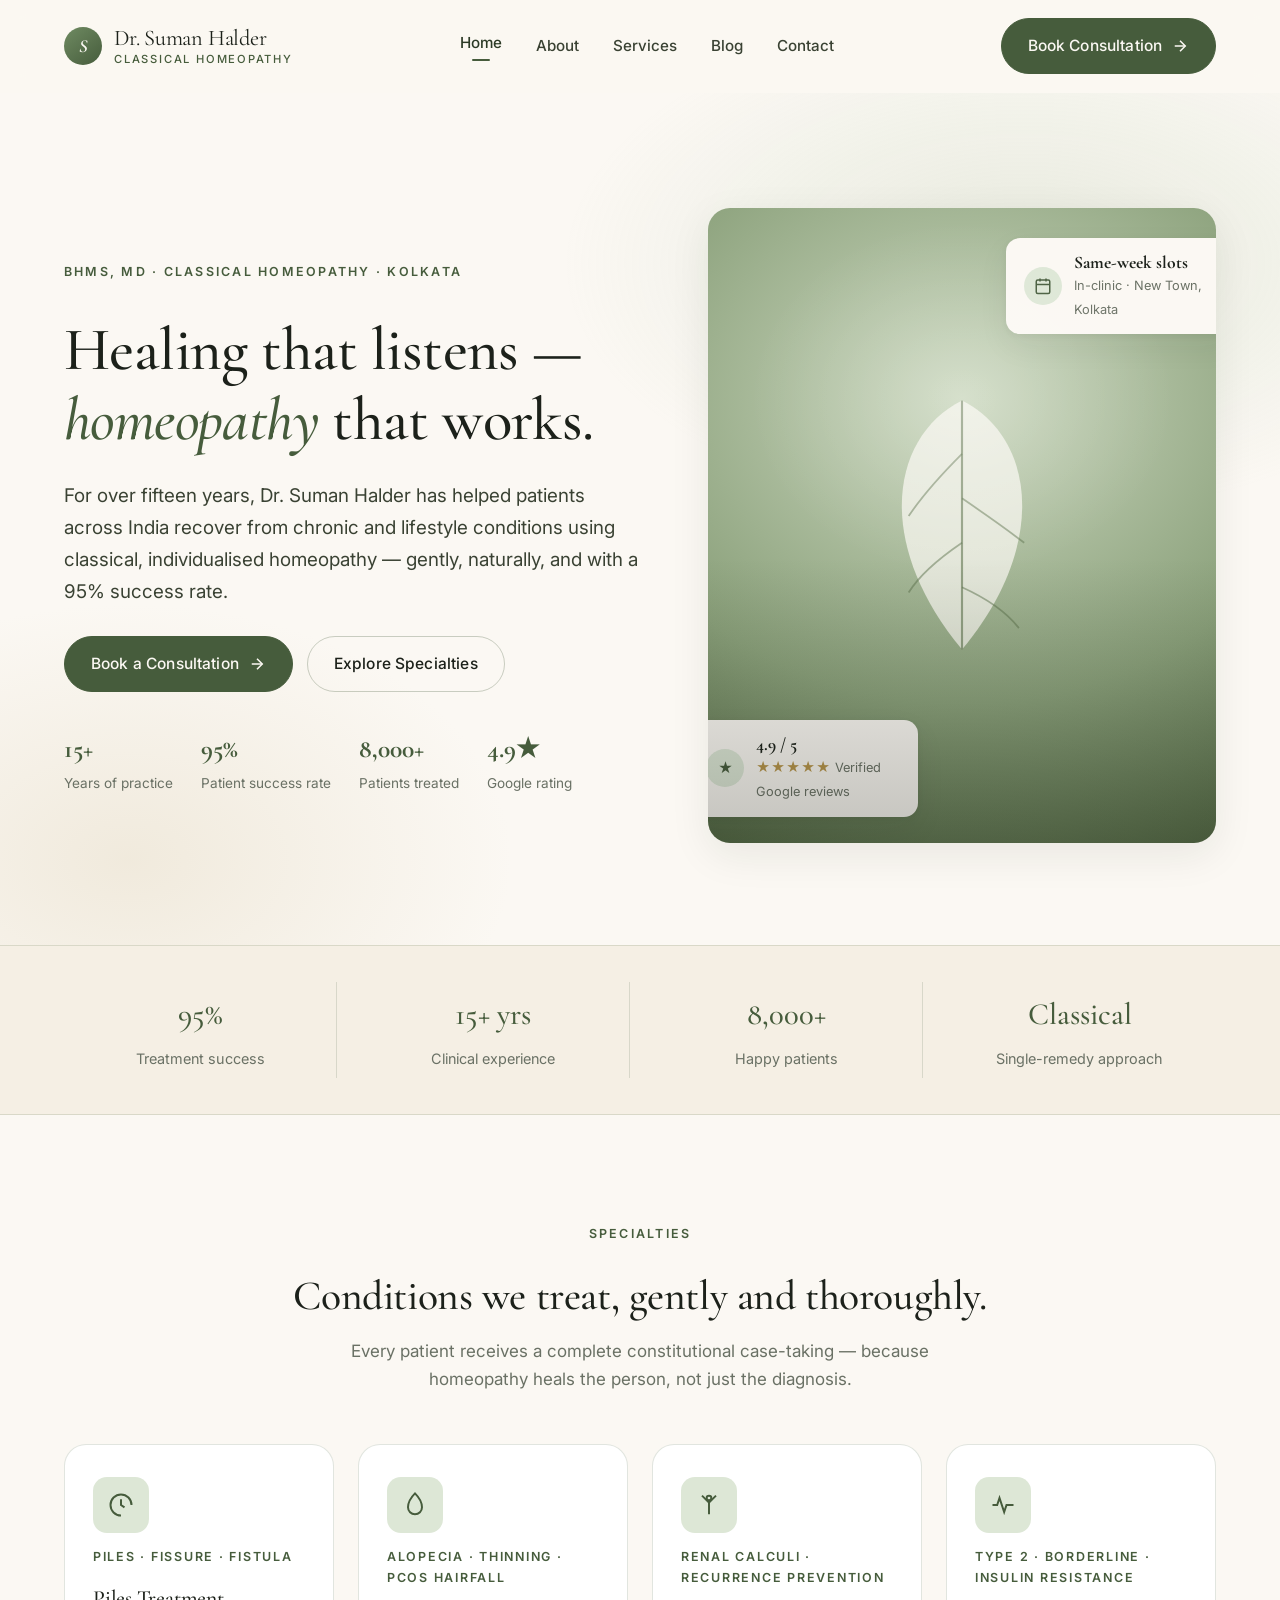
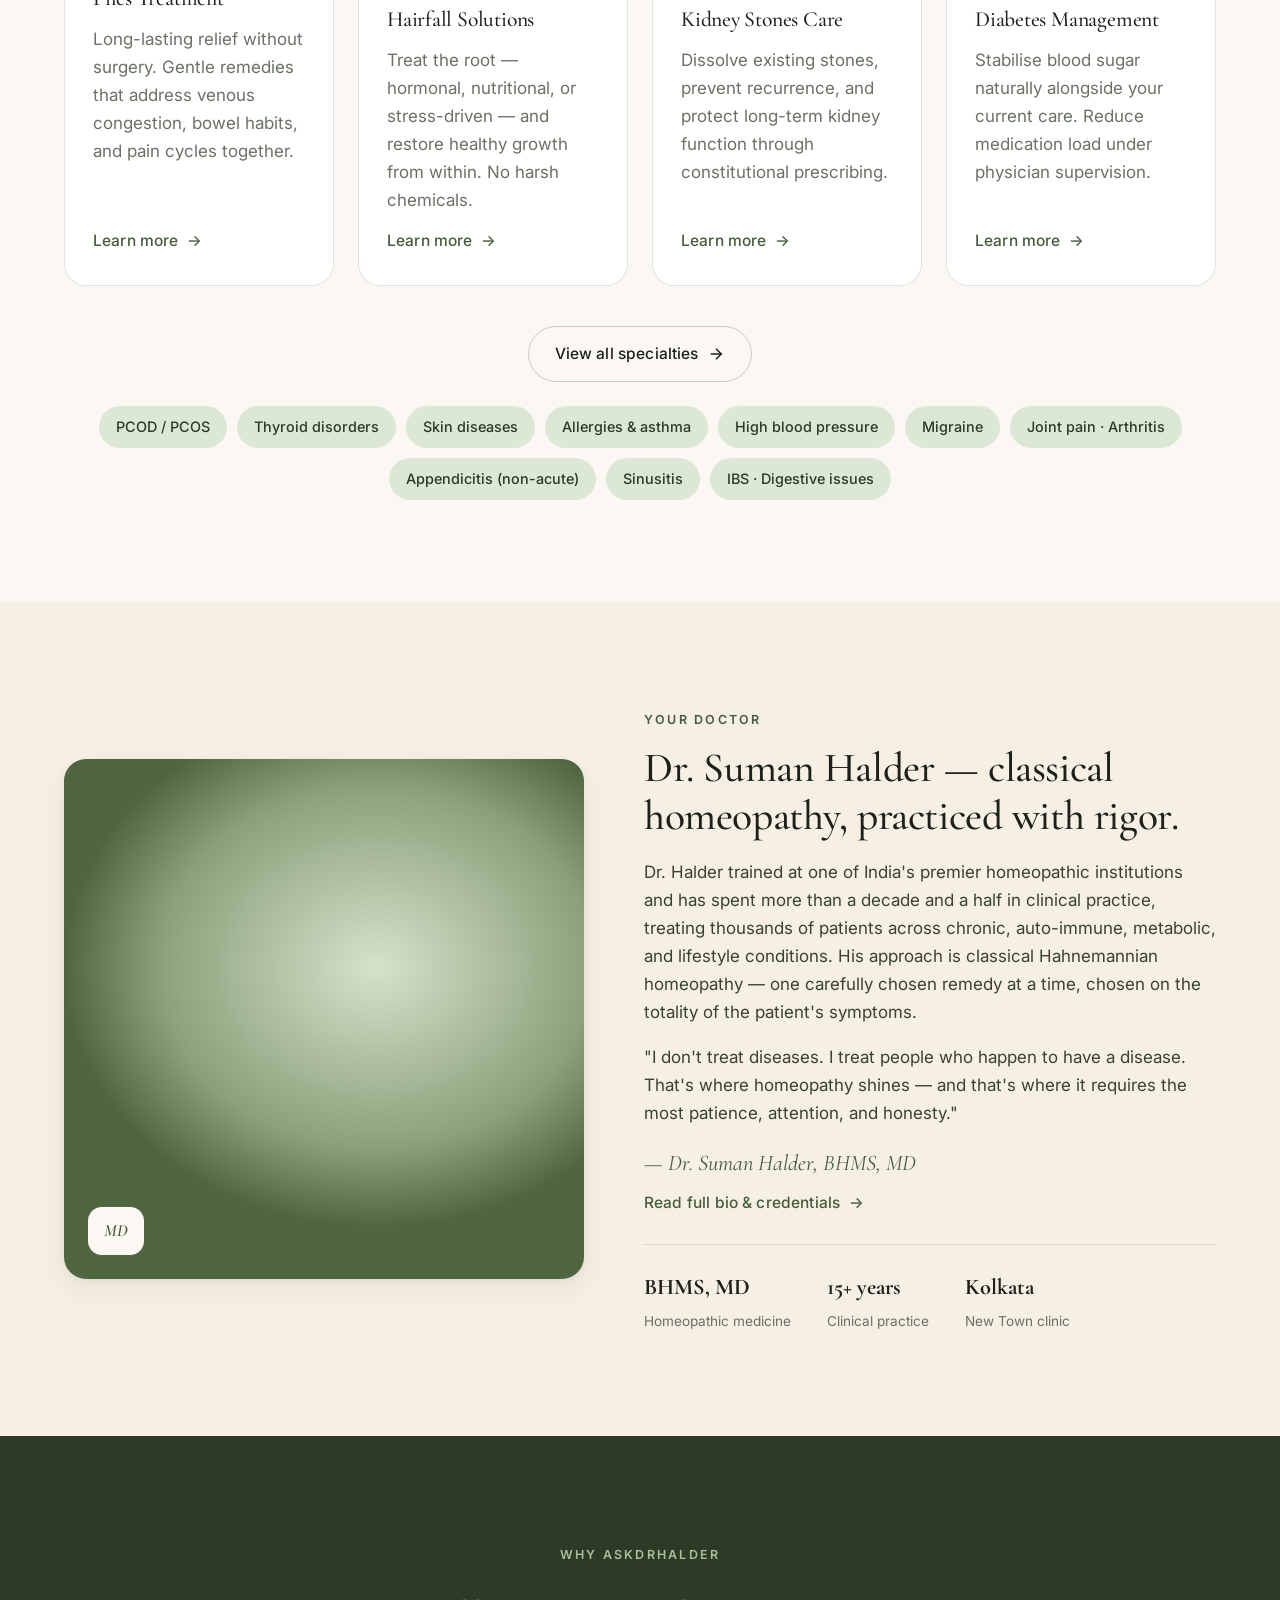
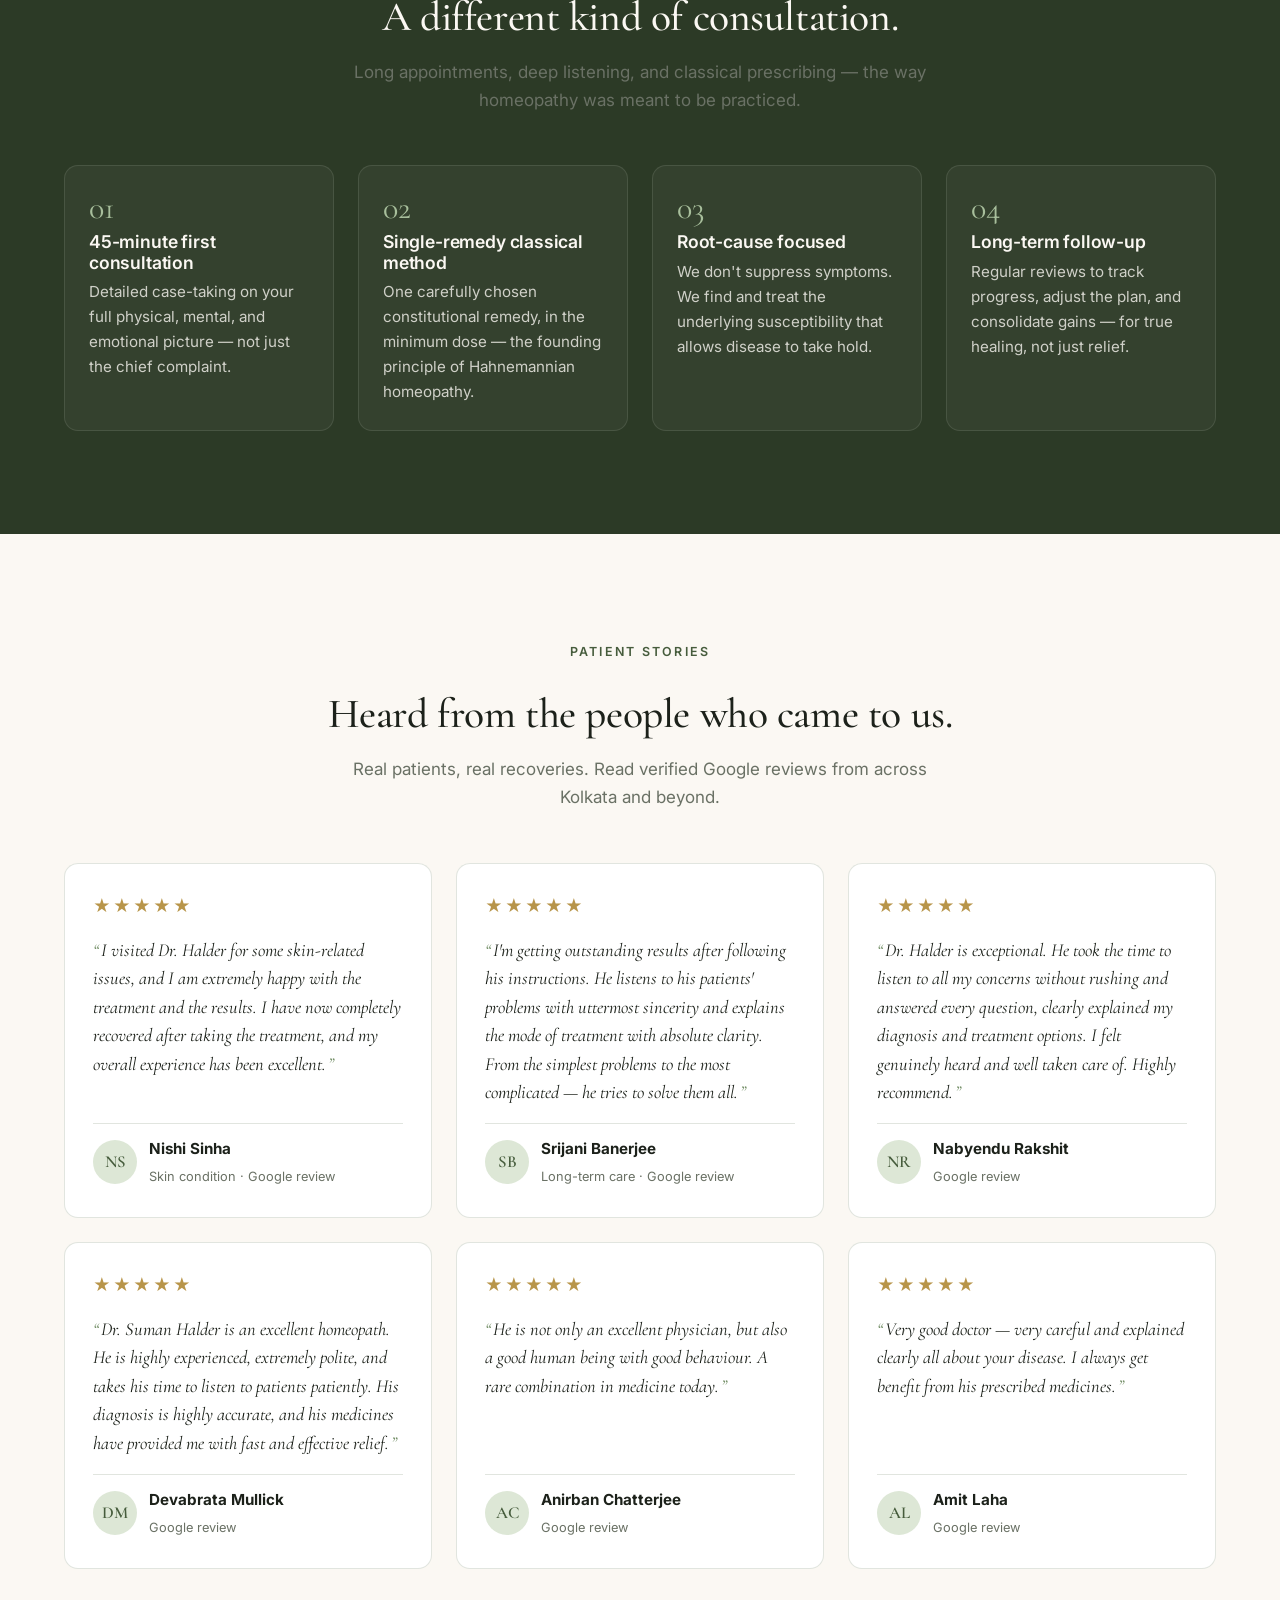
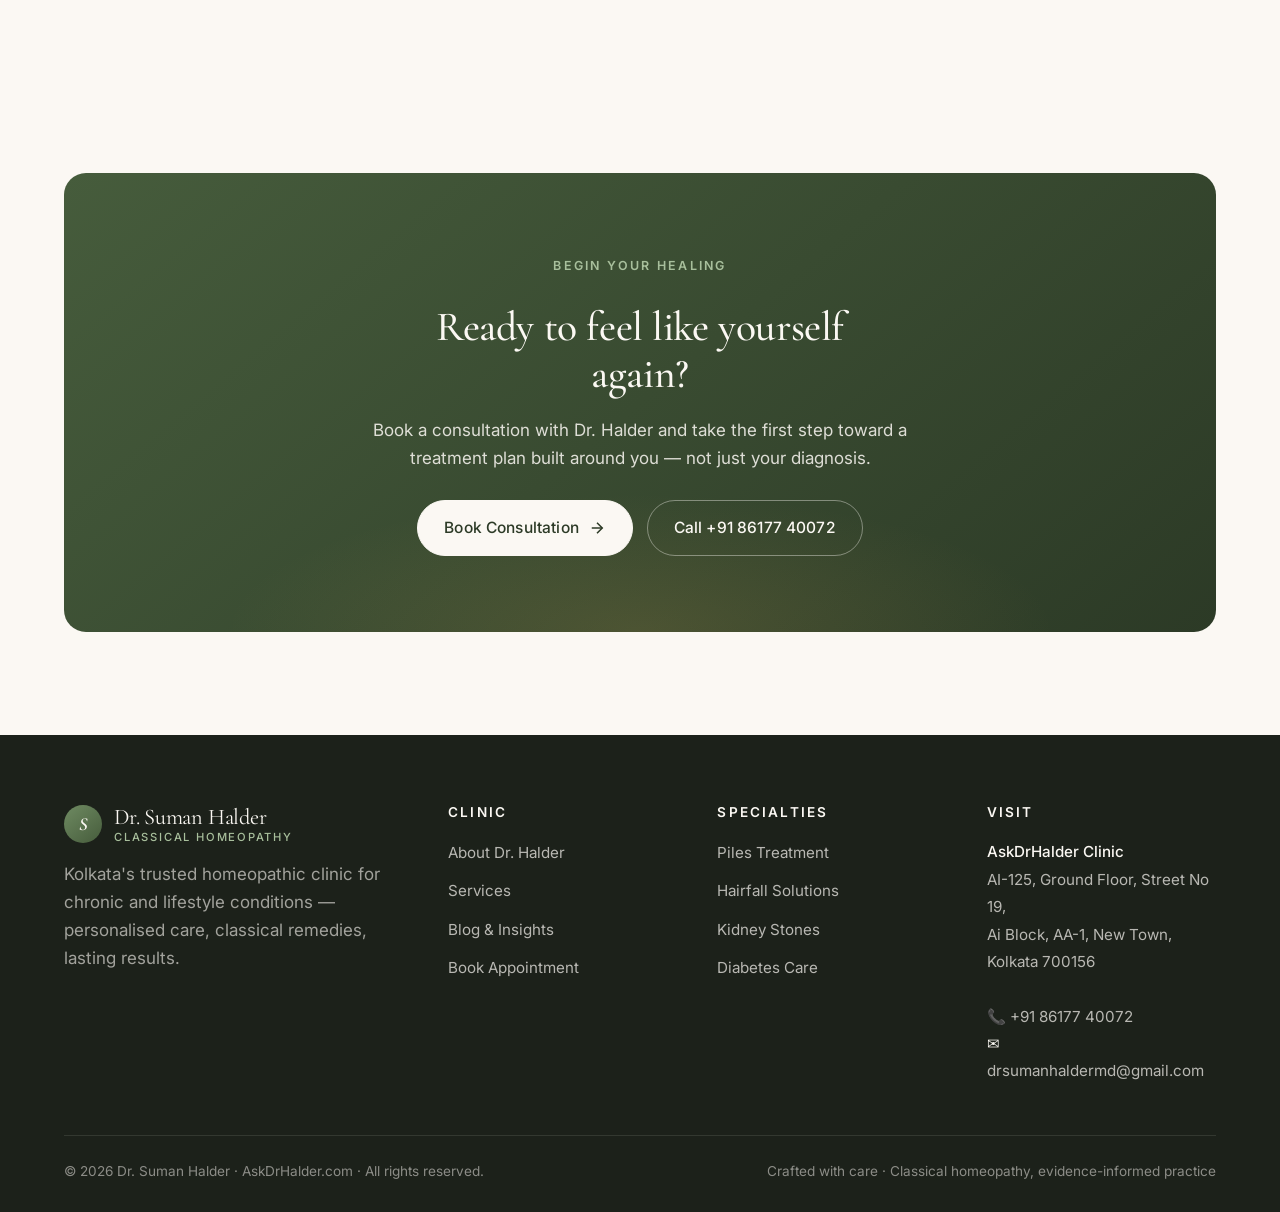
<file: index.html>
<!DOCTYPE html>
<html lang="en" data-page="home">
<head>
  <meta charset="UTF-8" />
  <meta name="viewport" content="width=device-width, initial-scale=1" />
  <title>Dr. Suman Halder · Classical Homeopathy in Kolkata</title>
  <meta name="description" content="Dr. Suman Halder, BHMS, MD — classical homeopathic doctor in Kolkata with 15+ years of experience treating piles, hairfall, kidney stones, PCOD, diabetes and chronic conditions." />
  <meta name="theme-color" content="#465c3c" />
  <link rel="preconnect" href="https://fonts.googleapis.com" />
  <link rel="preconnect" href="https://fonts.gstatic.com" crossorigin />
  <link href="https://fonts.googleapis.com/css2?family=Cormorant+Garamond:ital,wght@0,400;0,500;0,600;1,400;1,500&family=Inter:wght@400;500;600;700&display=swap" rel="stylesheet" />
  <link rel="stylesheet" href="assets/css/styles.css" />
  <link rel="icon" type="image/svg+xml" href="data:image/svg+xml,%3Csvg xmlns='http://www.w3.org/2000/svg' viewBox='0 0 32 32'%3E%3Ccircle cx='16' cy='16' r='15' fill='%23465c3c'/%3E%3Ctext x='16' y='22' text-anchor='middle' font-family='Georgia,serif' font-style='italic' font-size='18' fill='%23fbf8f3'%3ES%3C/text%3E%3C/svg%3E" />
</head>
<body>

<!-- HERO -->
<section class="hero">
  <div class="container">
    <div class="hero-grid">
      <div class="reveal">
        <span class="eyebrow">BHMS, MD · Classical Homeopathy · Kolkata</span>
        <h1>Healing that listens —<br/><em>homeopathy</em> that works.</h1>
        <p class="lead">For over fifteen years, Dr. Suman Halder has helped patients across India recover from chronic and lifestyle conditions using classical, individualised homeopathy — gently, naturally, and with a 95% success rate.</p>
        <div class="hero-cta">
          <a href="contact.html" class="btn btn--primary">
            Book a Consultation
            <svg viewBox="0 0 24 24" fill="none" stroke="currentColor" stroke-width="2"><line x1="5" y1="12" x2="19" y2="12"/><polyline points="12 5 19 12 12 19"/></svg>
          </a>
          <a href="services/index.html" class="btn btn--ghost">Explore Specialties</a>
        </div>
        <div class="hero-meta">
          <div class="hero-meta-item"><strong>15+</strong><span>Years of practice</span></div>
          <div class="hero-meta-item"><strong>95%</strong><span>Patient success rate</span></div>
          <div class="hero-meta-item"><strong>8,000+</strong><span>Patients treated</span></div>
          <div class="hero-meta-item"><strong>4.9★</strong><span>Google rating</span></div>
        </div>
      </div>
      <div class="hero-visual reveal">
        <svg class="leaf" viewBox="0 0 200 200" fill="none" xmlns="http://www.w3.org/2000/svg" aria-hidden="true">
          <path d="M100 30 C 60 50, 50 110, 100 170 C 150 110, 140 50, 100 30 Z" fill="#fbf8f3" opacity="0.85"/>
          <path d="M100 30 L 100 170" stroke="#506640" stroke-width="1.2" opacity="0.6"/>
          <path d="M100 60 Q 80 80, 70 95" stroke="#506640" stroke-width="1" fill="none" opacity="0.5"/>
          <path d="M100 85 Q 122 100, 135 110" stroke="#506640" stroke-width="1" fill="none" opacity="0.5"/>
          <path d="M100 110 Q 78 125, 70 138" stroke="#506640" stroke-width="1" fill="none" opacity="0.5"/>
          <path d="M100 135 Q 122 145, 132 158" stroke="#506640" stroke-width="1" fill="none" opacity="0.5"/>
        </svg>
        <div class="hero-card hero-card--rating">
          <div class="icon-circle">★</div>
          <div>
            <strong>4.9 / 5</strong>
            <span class="stars">★★★★★</span>
            <span>Verified Google reviews</span>
          </div>
        </div>
        <div class="hero-card hero-card--booking">
          <div class="icon-circle">
            <svg viewBox="0 0 24 24" fill="none" stroke="currentColor" stroke-width="2" width="18" height="18"><rect x="3" y="4" width="18" height="18" rx="2"/><line x1="16" y1="2" x2="16" y2="6"/><line x1="8" y1="2" x2="8" y2="6"/><line x1="3" y1="10" x2="21" y2="10"/></svg>
          </div>
          <div>
            <strong>Same-week slots</strong>
            <span>In-clinic · New Town, Kolkata</span>
          </div>
        </div>
      </div>
    </div>
  </div>
</section>

<!-- TRUST STRIP -->
<section class="trust">
  <div class="container">
    <div class="trust-row">
      <div class="trust-item"><strong>95%</strong><span>Treatment success</span></div>
      <div class="trust-item"><strong>15+ yrs</strong><span>Clinical experience</span></div>
      <div class="trust-item"><strong>8,000+</strong><span>Happy patients</span></div>
      <div class="trust-item"><strong>Classical</strong><span>Single-remedy approach</span></div>
    </div>
  </div>
</section>

<!-- SERVICES PREVIEW -->
<section class="section">
  <div class="container">
    <div class="section-head section-head--center reveal">
      <span class="eyebrow">Specialties</span>
      <h2>Conditions we treat, gently and thoroughly.</h2>
      <p>Every patient receives a complete constitutional case-taking — because homeopathy heals the person, not just the diagnosis.</p>
    </div>

    <div class="services-grid">
      <a href="services/piles-treatment.html" class="service-card reveal">
        <div class="service-icon">
          <svg viewBox="0 0 24 24" fill="none" stroke="currentColor" stroke-width="1.7"><path d="M12 21a9 9 0 1 1 9-9"/><path d="M12 7v5l3 2"/></svg>
        </div>
        <span class="tagline">Piles · Fissure · Fistula</span>
        <h3>Piles Treatment</h3>
        <p>Long-lasting relief without surgery. Gentle remedies that address venous congestion, bowel habits, and pain cycles together.</p>
        <span class="btn btn--link">Learn more</span>
      </a>

      <a href="services/hairfall-solutions.html" class="service-card reveal">
        <div class="service-icon">
          <svg viewBox="0 0 24 24" fill="none" stroke="currentColor" stroke-width="1.7"><path d="M12 2c4 4 6 8 6 12a6 6 0 0 1-12 0c0-4 2-8 6-12z"/></svg>
        </div>
        <span class="tagline">Alopecia · Thinning · PCOS hairfall</span>
        <h3>Hairfall Solutions</h3>
        <p>Treat the root — hormonal, nutritional, or stress-driven — and restore healthy growth from within. No harsh chemicals.</p>
        <span class="btn btn--link">Learn more</span>
      </a>

      <a href="services/kidney-stones.html" class="service-card reveal">
        <div class="service-icon">
          <svg viewBox="0 0 24 24" fill="none" stroke="currentColor" stroke-width="1.7"><path d="M6 4l6 6 6-6"/><path d="M12 10v10"/><circle cx="12" cy="6" r="2"/></svg>
        </div>
        <span class="tagline">Renal calculi · Recurrence prevention</span>
        <h3>Kidney Stones Care</h3>
        <p>Dissolve existing stones, prevent recurrence, and protect long-term kidney function through constitutional prescribing.</p>
        <span class="btn btn--link">Learn more</span>
      </a>

      <a href="services/diabetes-management.html" class="service-card reveal">
        <div class="service-icon">
          <svg viewBox="0 0 24 24" fill="none" stroke="currentColor" stroke-width="1.7"><path d="M3 12h4l2-6 4 12 2-6h6"/></svg>
        </div>
        <span class="tagline">Type 2 · Borderline · Insulin resistance</span>
        <h3>Diabetes Management</h3>
        <p>Stabilise blood sugar naturally alongside your current care. Reduce medication load under physician supervision.</p>
        <span class="btn btn--link">Learn more</span>
      </a>
    </div>

    <div style="text-align:center; margin-top: 40px;" class="reveal">
      <a href="services/index.html" class="btn btn--ghost">View all specialties
        <svg viewBox="0 0 24 24" fill="none" stroke="currentColor" stroke-width="2"><line x1="5" y1="12" x2="19" y2="12"/><polyline points="12 5 19 12 12 19"/></svg>
      </a>
    </div>

    <div class="conditions reveal">
      <a href="services/index.html" class="chip">PCOD / PCOS</a>
      <a href="services/index.html" class="chip">Thyroid disorders</a>
      <a href="services/index.html" class="chip">Skin diseases</a>
      <a href="services/index.html" class="chip">Allergies & asthma</a>
      <a href="services/index.html" class="chip">High blood pressure</a>
      <a href="services/index.html" class="chip">Migraine</a>
      <a href="services/index.html" class="chip">Joint pain · Arthritis</a>
      <a href="services/index.html" class="chip">Appendicitis (non-acute)</a>
      <a href="services/index.html" class="chip">Sinusitis</a>
      <a href="services/index.html" class="chip">IBS · Digestive issues</a>
    </div>
  </div>
</section>

<!-- DOCTOR INTRO -->
<section class="section section--alt">
  <div class="container">
    <div class="about-preview">
      <div class="about-preview-visual reveal" aria-hidden="true"></div>
      <div class="reveal">
        <span class="eyebrow">Your doctor</span>
        <h2>Dr. Suman Halder — classical homeopathy, practiced with rigor.</h2>
        <p>Dr. Halder trained at one of India's premier homeopathic institutions and has spent more than a decade and a half in clinical practice, treating thousands of patients across chronic, auto-immune, metabolic, and lifestyle conditions. His approach is classical Hahnemannian homeopathy — one carefully chosen remedy at a time, chosen on the totality of the patient's symptoms.</p>
        <p>"I don't treat diseases. I treat people who happen to have a disease. That's where homeopathy shines — and that's where it requires the most patience, attention, and honesty."</p>
        <div class="signature">— Dr. Suman Halder, BHMS, MD</div>
        <a href="about.html" class="btn btn--link" style="margin-top:8px;">Read full bio & credentials</a>
        <div class="about-meta">
          <div><strong>BHMS, MD</strong><span>Homeopathic medicine</span></div>
          <div><strong>15+ years</strong><span>Clinical practice</span></div>
          <div><strong>Kolkata</strong><span>New Town clinic</span></div>
        </div>
      </div>
    </div>
  </div>
</section>

<!-- WHY CHOOSE -->
<section class="section section--dark">
  <div class="container">
    <div class="section-head section-head--center reveal">
      <span class="eyebrow">Why AskDrHalder</span>
      <h2>A different kind of consultation.</h2>
      <p>Long appointments, deep listening, and classical prescribing — the way homeopathy was meant to be practiced.</p>
    </div>
    <div class="why-grid">
      <div class="why-item reveal">
        <span class="num">01</span>
        <h4>45-minute first consultation</h4>
        <p>Detailed case-taking on your full physical, mental, and emotional picture — not just the chief complaint.</p>
      </div>
      <div class="why-item reveal">
        <span class="num">02</span>
        <h4>Single-remedy classical method</h4>
        <p>One carefully chosen constitutional remedy, in the minimum dose — the founding principle of Hahnemannian homeopathy.</p>
      </div>
      <div class="why-item reveal">
        <span class="num">03</span>
        <h4>Root-cause focused</h4>
        <p>We don't suppress symptoms. We find and treat the underlying susceptibility that allows disease to take hold.</p>
      </div>
      <div class="why-item reveal">
        <span class="num">04</span>
        <h4>Long-term follow-up</h4>
        <p>Regular reviews to track progress, adjust the plan, and consolidate gains — for true healing, not just relief.</p>
      </div>
    </div>
  </div>
</section>

<!-- TESTIMONIALS -->
<section class="section">
  <div class="container">
    <div class="section-head section-head--center reveal">
      <span class="eyebrow">Patient stories</span>
      <h2>Heard from the people who came to us.</h2>
      <p>Real patients, real recoveries. Read verified Google reviews from across Kolkata and beyond.</p>
    </div>
    <div class="testimonials-grid">
      <div class="testimonial reveal">
        <div class="stars">★★★★★</div>
        <blockquote>I visited Dr. Halder for some skin-related issues, and I am extremely happy with the treatment and the results. I have now completely recovered after taking the treatment, and my overall experience has been excellent.</blockquote>
        <div class="testimonial-author"><div class="avatar">NS</div><div><strong>Nishi Sinha</strong><span>Skin condition · Google review</span></div></div>
      </div>
      <div class="testimonial reveal">
        <div class="stars">★★★★★</div>
        <blockquote>I'm getting outstanding results after following his instructions. He listens to his patients' problems with uttermost sincerity and explains the mode of treatment with absolute clarity. From the simplest problems to the most complicated — he tries to solve them all.</blockquote>
        <div class="testimonial-author"><div class="avatar">SB</div><div><strong>Srijani Banerjee</strong><span>Long-term care · Google review</span></div></div>
      </div>
      <div class="testimonial reveal">
        <div class="stars">★★★★★</div>
        <blockquote>Dr. Halder is exceptional. He took the time to listen to all my concerns without rushing and answered every question, clearly explained my diagnosis and treatment options. I felt genuinely heard and well taken care of. Highly recommend.</blockquote>
        <div class="testimonial-author"><div class="avatar">NR</div><div><strong>Nabyendu Rakshit</strong><span>Google review</span></div></div>
      </div>
      <div class="testimonial reveal">
        <div class="stars">★★★★★</div>
        <blockquote>Dr. Suman Halder is an excellent homeopath. He is highly experienced, extremely polite, and takes his time to listen to patients patiently. His diagnosis is highly accurate, and his medicines have provided me with fast and effective relief.</blockquote>
        <div class="testimonial-author"><div class="avatar">DM</div><div><strong>Devabrata Mullick</strong><span>Google review</span></div></div>
      </div>
      <div class="testimonial reveal">
        <div class="stars">★★★★★</div>
        <blockquote>He is not only an excellent physician, but also a good human being with good behaviour. A rare combination in medicine today.</blockquote>
        <div class="testimonial-author"><div class="avatar">AC</div><div><strong>Anirban Chatterjee</strong><span>Google review</span></div></div>
      </div>
      <div class="testimonial reveal">
        <div class="stars">★★★★★</div>
        <blockquote>Very good doctor — very careful and explained clearly all about your disease. I always get benefit from his prescribed medicines.</blockquote>
        <div class="testimonial-author"><div class="avatar">AL</div><div><strong>Amit Laha</strong><span>Google review</span></div></div>
      </div>
    </div>
  </div>
</section>

<!-- FINAL CTA -->
<section class="section">
  <div class="container">
    <div class="cta-block reveal">
      <span class="eyebrow" style="color: var(--sage-300);">Begin your healing</span>
      <h2>Ready to feel like yourself again?</h2>
      <p>Book a consultation with Dr. Halder and take the first step toward a treatment plan built around you — not just your diagnosis.</p>
      <div class="hero-cta">
        <a href="contact.html" class="btn btn--light">Book Consultation
          <svg viewBox="0 0 24 24" fill="none" stroke="currentColor" stroke-width="2"><line x1="5" y1="12" x2="19" y2="12"/><polyline points="12 5 19 12 12 19"/></svg>
        </a>
        <a href="tel:+918617740072" class="btn btn--ghost" style="color: var(--cream-50); border-color: rgba(251,248,243,0.4);">Call +91 86177 40072</a>
      </div>
    </div>
  </div>
</section>

<script src="assets/js/main.js"></script>
</body>
</html>
</file>
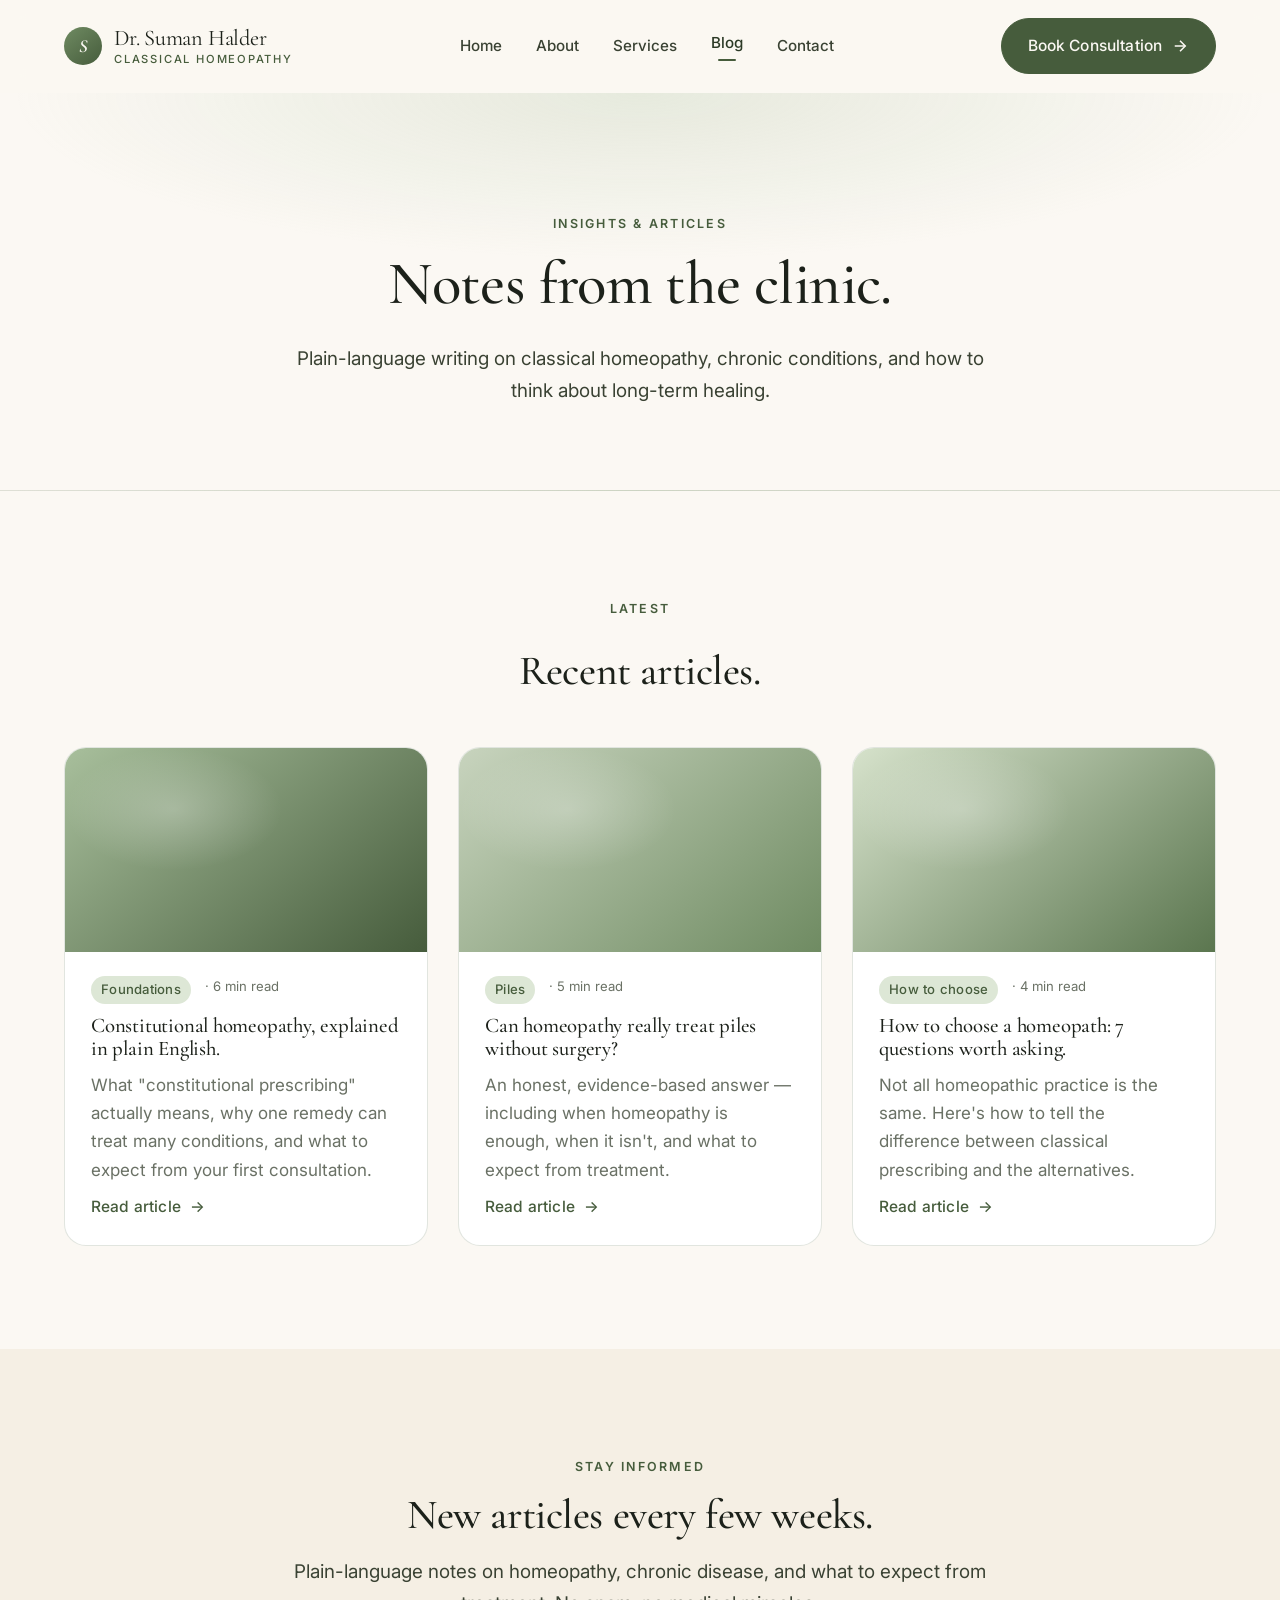
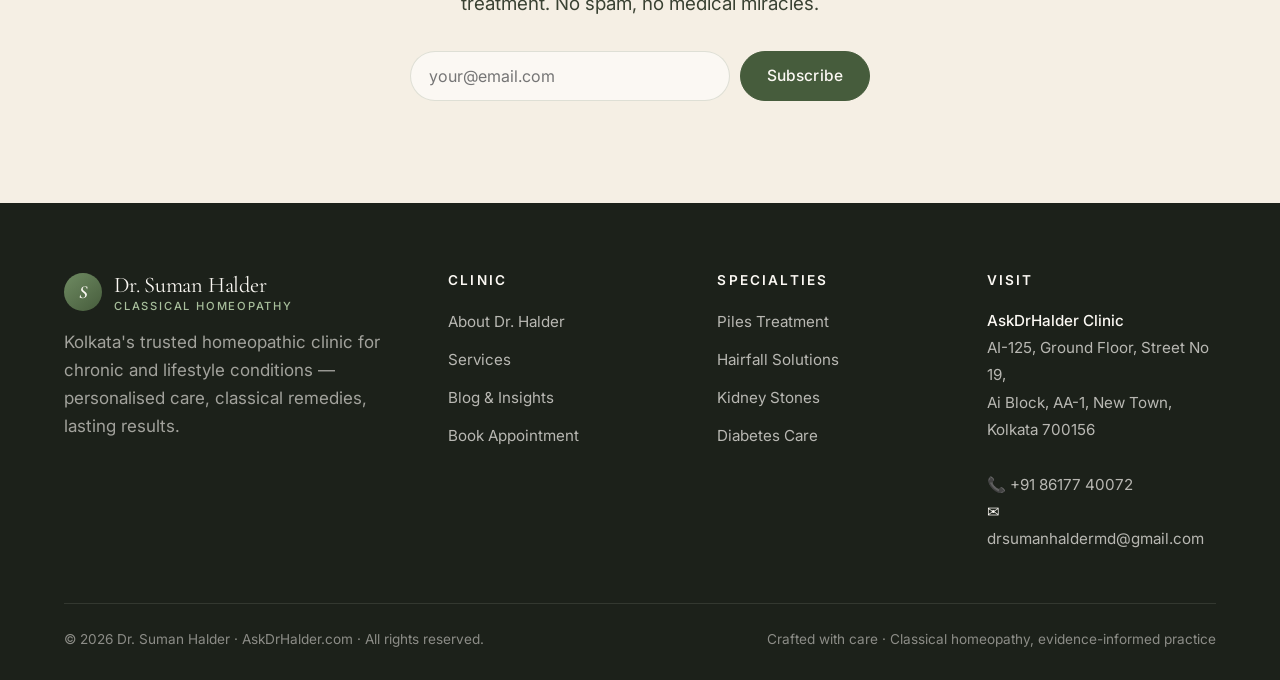
<file: blog/index.html>
<!DOCTYPE html>
<html lang="en" data-page="blog">
<head>
  <meta charset="UTF-8" />
  <meta name="viewport" content="width=device-width, initial-scale=1" />
  <title>Blog & Insights · Dr. Suman Halder · Homeopathy Notes</title>
  <meta name="description" content="Articles on classical homeopathy, chronic disease management, and constitutional care from Dr. Suman Halder's Kolkata clinic." />
  <meta name="theme-color" content="#465c3c" />
  <link rel="preconnect" href="https://fonts.googleapis.com" />
  <link rel="preconnect" href="https://fonts.gstatic.com" crossorigin />
  <link href="https://fonts.googleapis.com/css2?family=Cormorant+Garamond:ital,wght@0,400;0,500;0,600;1,400;1,500&family=Inter:wght@400;500;600;700&display=swap" rel="stylesheet" />
  <link rel="stylesheet" href="../assets/css/styles.css" />
  <link rel="icon" type="image/svg+xml" href="data:image/svg+xml,%3Csvg xmlns='http://www.w3.org/2000/svg' viewBox='0 0 32 32'%3E%3Ccircle cx='16' cy='16' r='15' fill='%23465c3c'/%3E%3Ctext x='16' y='22' text-anchor='middle' font-family='Georgia,serif' font-style='italic' font-size='18' fill='%23fbf8f3'%3ES%3C/text%3E%3C/svg%3E" />
</head>
<body>

<section class="page-hero">
  <div class="container">
    <span class="eyebrow">Insights & articles</span>
    <h1>Notes from the clinic.</h1>
    <p class="lead">Plain-language writing on classical homeopathy, chronic conditions, and how to think about long-term healing.</p>
  </div>
</section>

<section class="section">
  <div class="container">
    <div class="section-head section-head--center reveal">
      <span class="eyebrow">Latest</span>
      <h2>Recent articles.</h2>
    </div>
    <div class="blog-grid">
      <a href="constitutional-homeopathy-explained.html" class="blog-card reveal">
        <div class="blog-cover" style="background: linear-gradient(140deg, #a8bf9c, #465c3c);"></div>
        <div class="blog-body">
          <div class="blog-meta"><span class="pill">Foundations</span><span>· 6 min read</span></div>
          <h3>Constitutional homeopathy, explained in plain English.</h3>
          <p>What "constitutional prescribing" actually means, why one remedy can treat many conditions, and what to expect from your first consultation.</p>
          <span class="btn btn--link">Read article</span>
        </div>
      </a>

      <a href="homeopathy-for-piles.html" class="blog-card reveal">
        <div class="blog-cover" style="background: linear-gradient(140deg, #c8d4be, #6f8b62);"></div>
        <div class="blog-body">
          <div class="blog-meta"><span class="pill">Piles</span><span>· 5 min read</span></div>
          <h3>Can homeopathy really treat piles without surgery?</h3>
          <p>An honest, evidence-based answer — including when homeopathy is enough, when it isn't, and what to expect from treatment.</p>
          <span class="btn btn--link">Read article</span>
        </div>
      </a>

      <a href="choosing-a-homeopath.html" class="blog-card reveal">
        <div class="blog-cover" style="background: linear-gradient(140deg, #d6e2cb, #5b764f);"></div>
        <div class="blog-body">
          <div class="blog-meta"><span class="pill">How to choose</span><span>· 4 min read</span></div>
          <h3>How to choose a homeopath: 7 questions worth asking.</h3>
          <p>Not all homeopathic practice is the same. Here's how to tell the difference between classical prescribing and the alternatives.</p>
          <span class="btn btn--link">Read article</span>
        </div>
      </a>
    </div>
  </div>
</section>

<section class="section section--alt">
  <div class="container container--narrow" style="text-align:center;">
    <span class="eyebrow reveal">Stay informed</span>
    <h2 class="reveal">New articles every few weeks.</h2>
    <p class="lead reveal" style="margin-inline:auto;">Plain-language notes on homeopathy, chronic disease, and what to expect from treatment. No spam, no medical miracles.</p>
    <form style="display:flex; gap: 10px; max-width: 460px; margin: 30px auto 0;" onsubmit="event.preventDefault(); alert('Thanks — we will be in touch when the next article goes live.');" class="reveal">
      <input type="email" required placeholder="your@email.com" style="flex:1; padding: 14px 18px; border: 1.5px solid var(--border); border-radius: var(--radius-pill); background: var(--cream-50); font-family: inherit; font-size: 1rem;" />
      <button type="submit" class="btn btn--primary">Subscribe</button>
    </form>
  </div>
</section>

<script src="../assets/js/main.js"></script>
</body>
</html>
</file>
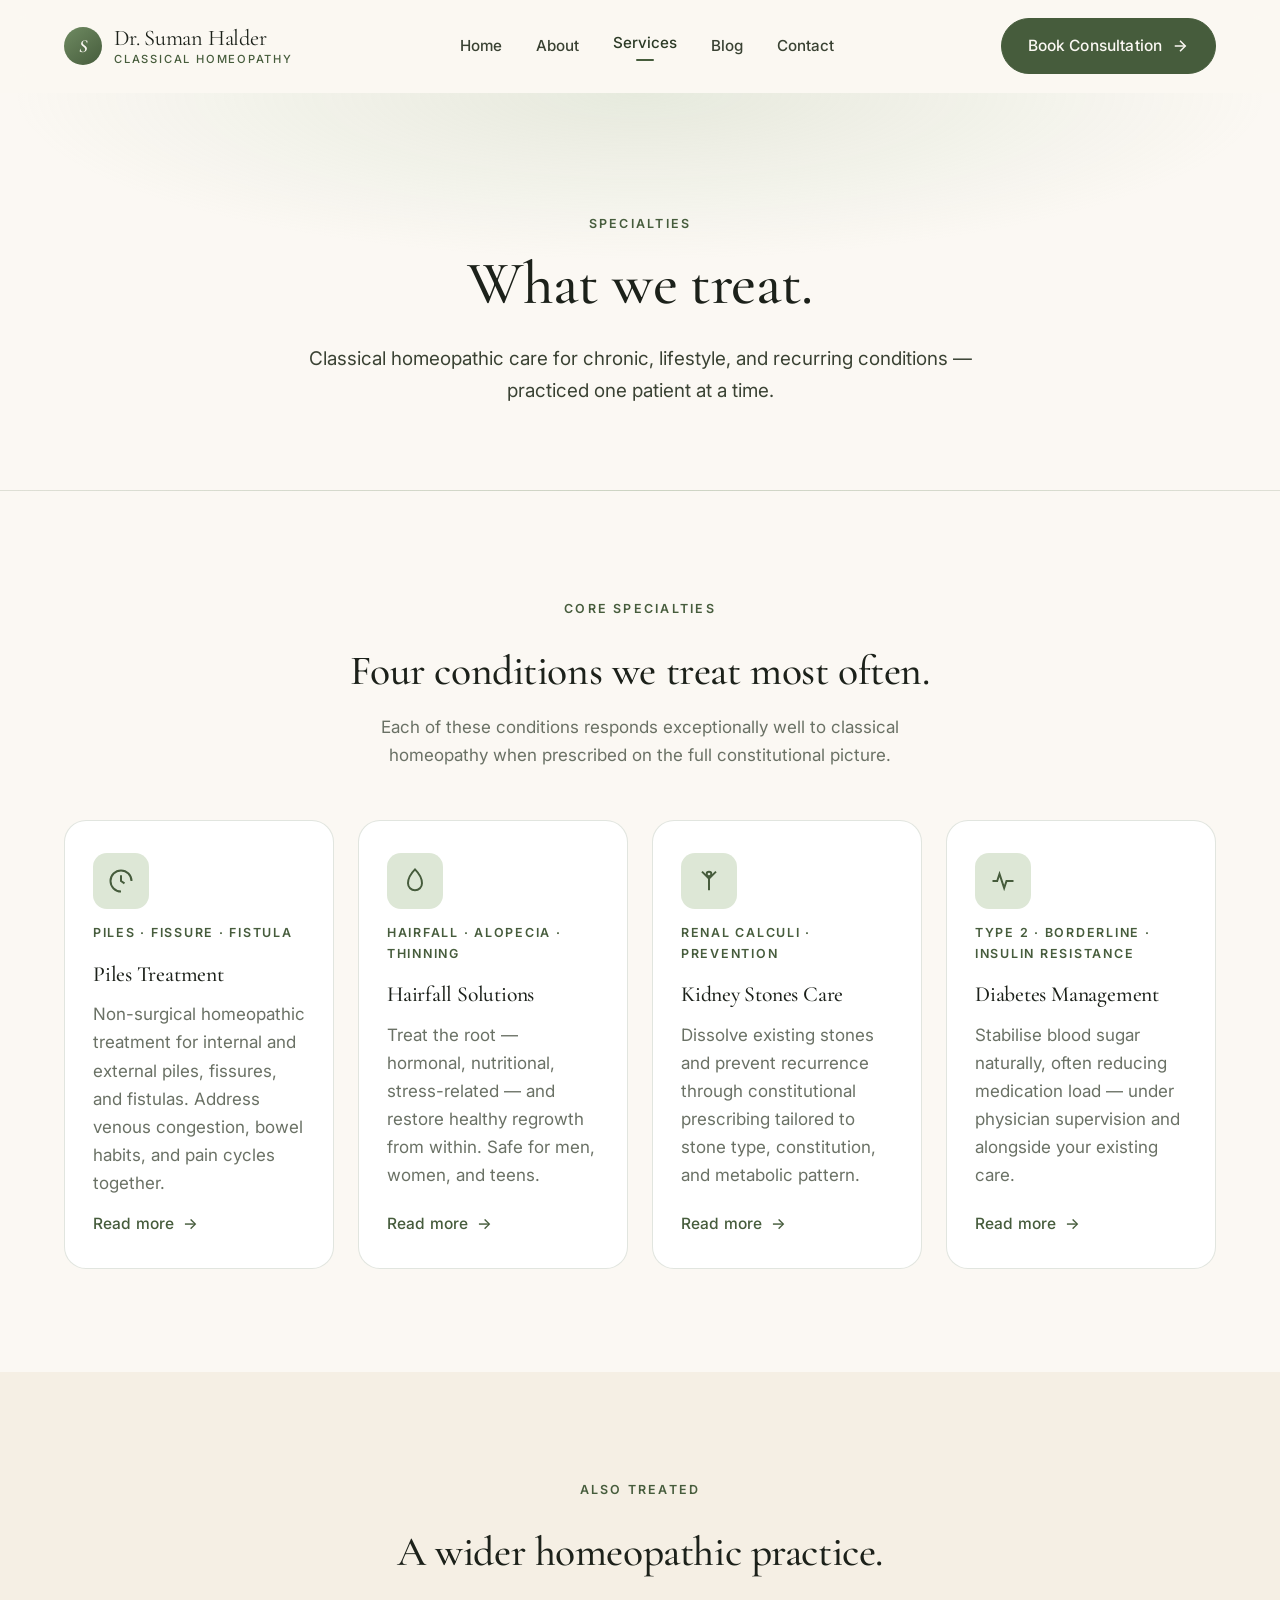
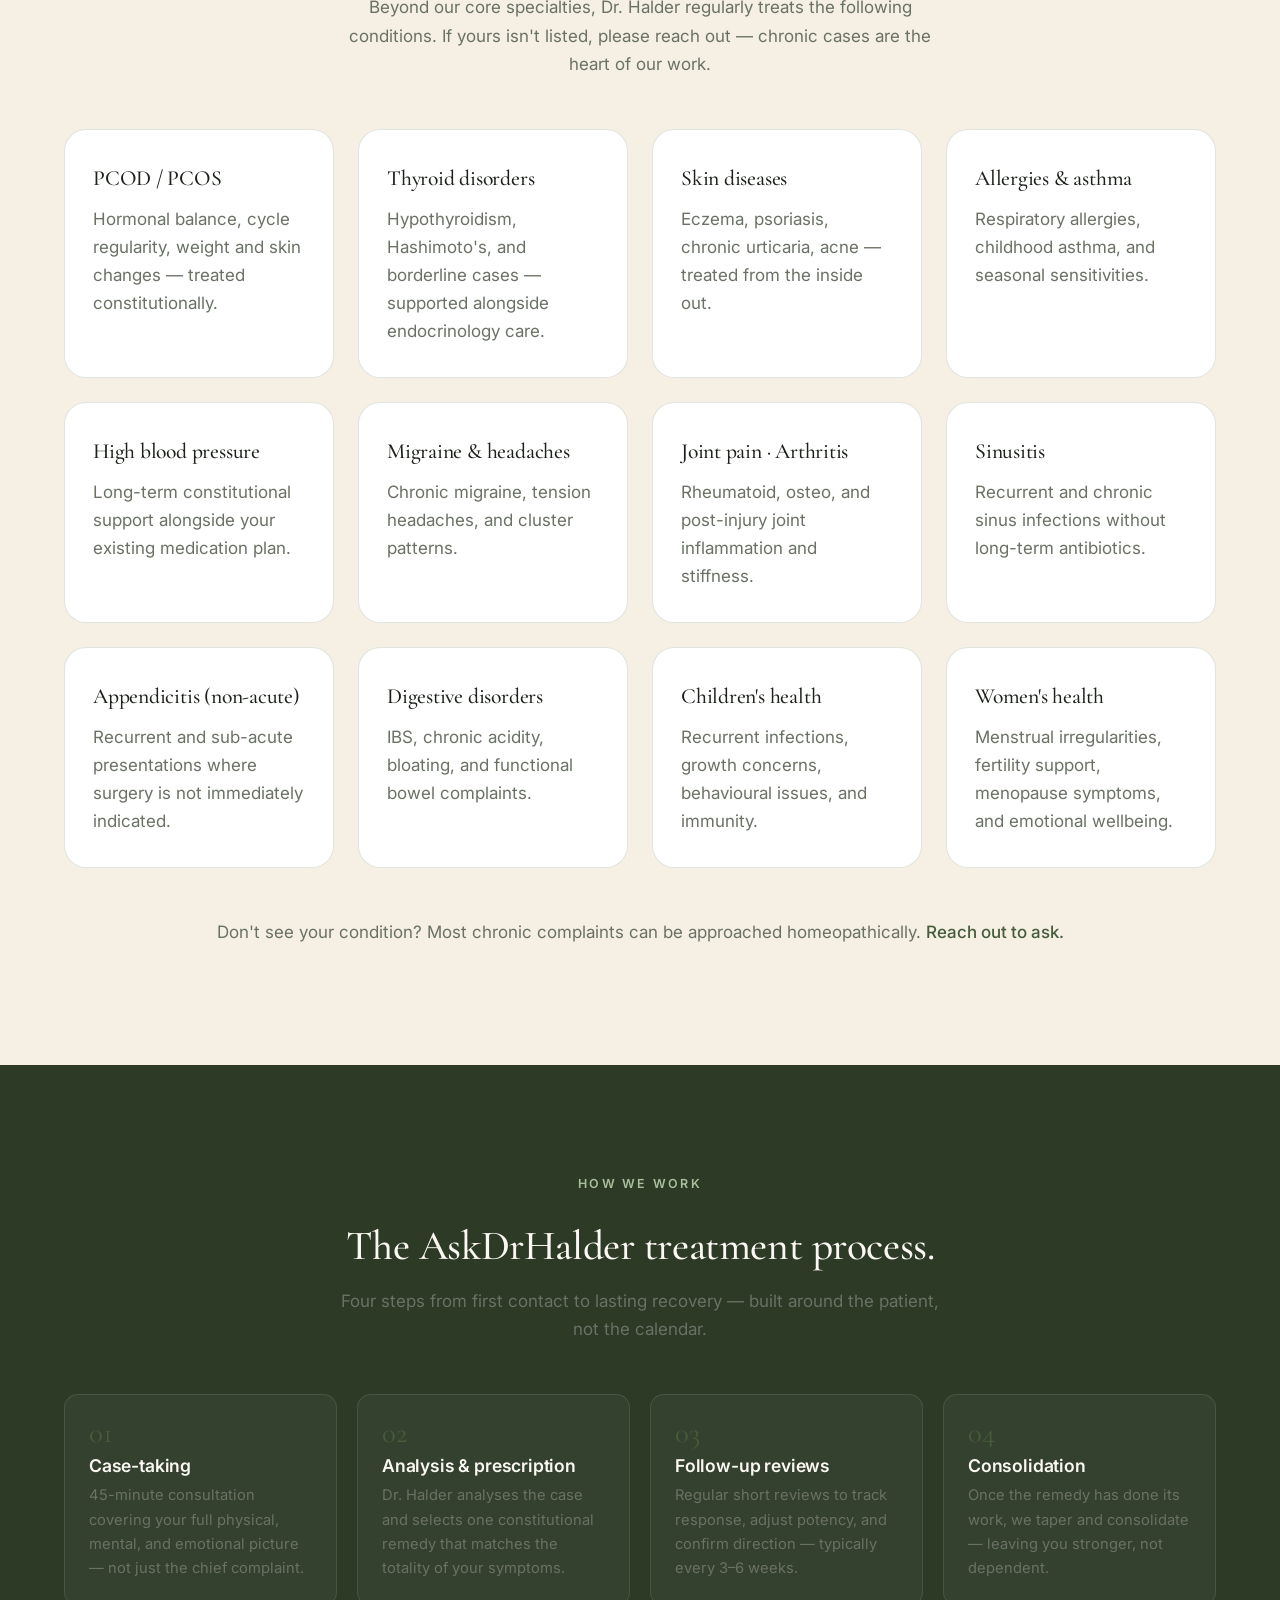
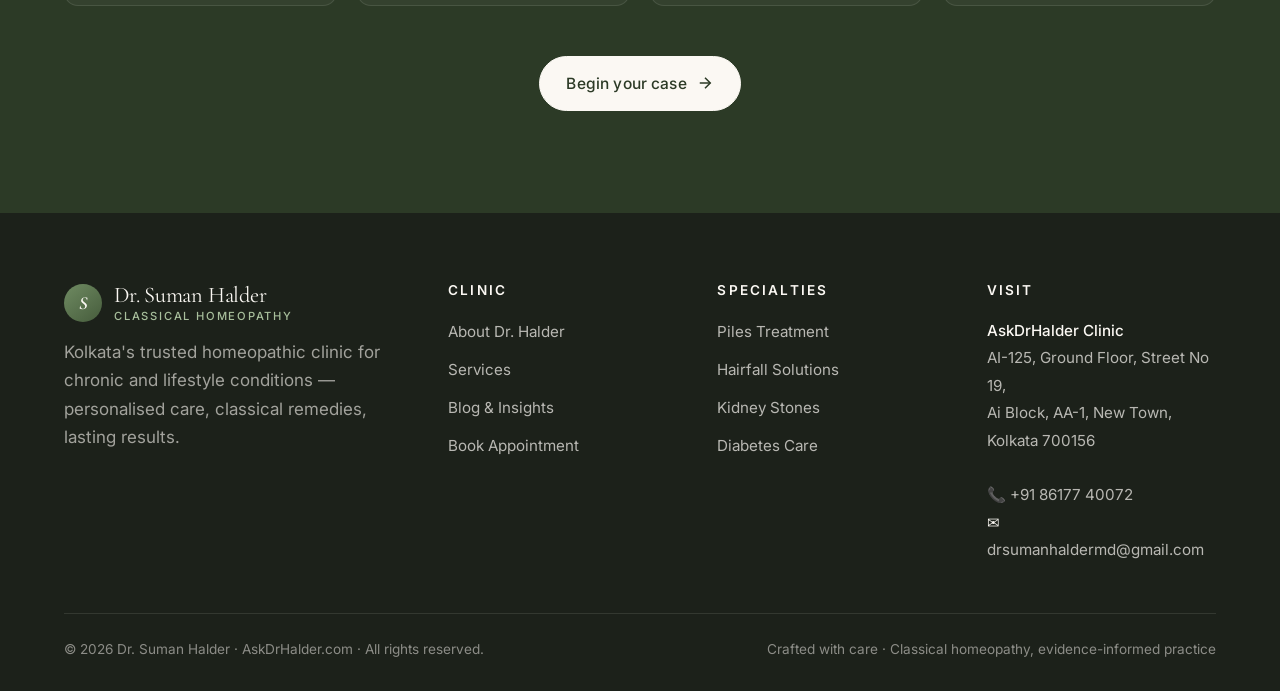
<file: services/index.html>
<!DOCTYPE html>
<html lang="en" data-page="services">
<head>
  <meta charset="UTF-8" />
  <meta name="viewport" content="width=device-width, initial-scale=1" />
  <title>Specialties & Services · Dr. Suman Halder</title>
  <meta name="description" content="Classical homeopathic treatment for piles, hairfall, kidney stones, PCOD, diabetes, skin diseases, thyroid, allergies, and other chronic conditions by Dr. Suman Halder in Kolkata." />
  <meta name="theme-color" content="#465c3c" />
  <link rel="preconnect" href="https://fonts.googleapis.com" />
  <link rel="preconnect" href="https://fonts.gstatic.com" crossorigin />
  <link href="https://fonts.googleapis.com/css2?family=Cormorant+Garamond:ital,wght@0,400;0,500;0,600;1,400;1,500&family=Inter:wght@400;500;600;700&display=swap" rel="stylesheet" />
  <link rel="stylesheet" href="../assets/css/styles.css" />
  <link rel="icon" type="image/svg+xml" href="data:image/svg+xml,%3Csvg xmlns='http://www.w3.org/2000/svg' viewBox='0 0 32 32'%3E%3Ccircle cx='16' cy='16' r='15' fill='%23465c3c'/%3E%3Ctext x='16' y='22' text-anchor='middle' font-family='Georgia,serif' font-style='italic' font-size='18' fill='%23fbf8f3'%3ES%3C/text%3E%3C/svg%3E" />
</head>
<body>

<section class="page-hero">
  <div class="container">
    <span class="eyebrow">Specialties</span>
    <h1>What we treat.</h1>
    <p class="lead">Classical homeopathic care for chronic, lifestyle, and recurring conditions — practiced one patient at a time.</p>
  </div>
</section>

<section class="section">
  <div class="container">
    <div class="section-head section-head--center reveal">
      <span class="eyebrow">Core specialties</span>
      <h2>Four conditions we treat most often.</h2>
      <p>Each of these conditions responds exceptionally well to classical homeopathy when prescribed on the full constitutional picture.</p>
    </div>

    <div class="services-grid">
      <a href="piles-treatment.html" class="service-card reveal">
        <div class="service-icon">
          <svg viewBox="0 0 24 24" fill="none" stroke="currentColor" stroke-width="1.7"><path d="M12 21a9 9 0 1 1 9-9"/><path d="M12 7v5l3 2"/></svg>
        </div>
        <span class="tagline">Piles · Fissure · Fistula</span>
        <h3>Piles Treatment</h3>
        <p>Non-surgical homeopathic treatment for internal and external piles, fissures, and fistulas. Address venous congestion, bowel habits, and pain cycles together.</p>
        <span class="btn btn--link">Read more</span>
      </a>

      <a href="hairfall-solutions.html" class="service-card reveal">
        <div class="service-icon">
          <svg viewBox="0 0 24 24" fill="none" stroke="currentColor" stroke-width="1.7"><path d="M12 2c4 4 6 8 6 12a6 6 0 0 1-12 0c0-4 2-8 6-12z"/></svg>
        </div>
        <span class="tagline">Hairfall · Alopecia · Thinning</span>
        <h3>Hairfall Solutions</h3>
        <p>Treat the root — hormonal, nutritional, stress-related — and restore healthy regrowth from within. Safe for men, women, and teens.</p>
        <span class="btn btn--link">Read more</span>
      </a>

      <a href="kidney-stones.html" class="service-card reveal">
        <div class="icon-circle" style="background: var(--sage-100); color: var(--sage-700); width: 56px; height: 56px; border-radius: var(--radius); display: grid; place-items: center;">
          <svg viewBox="0 0 24 24" fill="none" stroke="currentColor" stroke-width="1.7" width="28" height="28"><path d="M6 4l6 6 6-6"/><path d="M12 10v10"/><circle cx="12" cy="6" r="2"/></svg>
        </div>
        <span class="tagline">Renal calculi · Prevention</span>
        <h3>Kidney Stones Care</h3>
        <p>Dissolve existing stones and prevent recurrence through constitutional prescribing tailored to stone type, constitution, and metabolic pattern.</p>
        <span class="btn btn--link">Read more</span>
      </a>

      <a href="diabetes-management.html" class="service-card reveal">
        <div class="service-icon">
          <svg viewBox="0 0 24 24" fill="none" stroke="currentColor" stroke-width="1.7"><path d="M3 12h4l2-6 4 12 2-6h6"/></svg>
        </div>
        <span class="tagline">Type 2 · Borderline · Insulin resistance</span>
        <h3>Diabetes Management</h3>
        <p>Stabilise blood sugar naturally, often reducing medication load — under physician supervision and alongside your existing care.</p>
        <span class="btn btn--link">Read more</span>
      </a>
    </div>
  </div>
</section>

<section class="section section--alt">
  <div class="container">
    <div class="section-head section-head--center reveal">
      <span class="eyebrow">Also treated</span>
      <h2>A wider homeopathic practice.</h2>
      <p>Beyond our core specialties, Dr. Halder regularly treats the following conditions. If yours isn't listed, please reach out — chronic cases are the heart of our work.</p>
    </div>
    <div class="services-grid">
      <div class="service-card reveal">
        <h3>PCOD / PCOS</h3>
        <p>Hormonal balance, cycle regularity, weight and skin changes — treated constitutionally.</p>
      </div>
      <div class="service-card reveal">
        <h3>Thyroid disorders</h3>
        <p>Hypothyroidism, Hashimoto's, and borderline cases — supported alongside endocrinology care.</p>
      </div>
      <div class="service-card reveal">
        <h3>Skin diseases</h3>
        <p>Eczema, psoriasis, chronic urticaria, acne — treated from the inside out.</p>
      </div>
      <div class="service-card reveal">
        <h3>Allergies & asthma</h3>
        <p>Respiratory allergies, childhood asthma, and seasonal sensitivities.</p>
      </div>
      <div class="service-card reveal">
        <h3>High blood pressure</h3>
        <p>Long-term constitutional support alongside your existing medication plan.</p>
      </div>
      <div class="service-card reveal">
        <h3>Migraine & headaches</h3>
        <p>Chronic migraine, tension headaches, and cluster patterns.</p>
      </div>
      <div class="service-card reveal">
        <h3>Joint pain · Arthritis</h3>
        <p>Rheumatoid, osteo, and post-injury joint inflammation and stiffness.</p>
      </div>
      <div class="service-card reveal">
        <h3>Sinusitis</h3>
        <p>Recurrent and chronic sinus infections without long-term antibiotics.</p>
      </div>
      <div class="service-card reveal">
        <h3>Appendicitis (non-acute)</h3>
        <p>Recurrent and sub-acute presentations where surgery is not immediately indicated.</p>
      </div>
      <div class="service-card reveal">
        <h3>Digestive disorders</h3>
        <p>IBS, chronic acidity, bloating, and functional bowel complaints.</p>
      </div>
      <div class="service-card reveal">
        <h3>Children's health</h3>
        <p>Recurrent infections, growth concerns, behavioural issues, and immunity.</p>
      </div>
      <div class="service-card reveal">
        <h3>Women's health</h3>
        <p>Menstrual irregularities, fertility support, menopause symptoms, and emotional wellbeing.</p>
      </div>
    </div>

    <div style="text-align:center; margin-top: 50px;" class="reveal">
      <p style="color: var(--muted);">Don't see your condition? Most chronic complaints can be approached homeopathically. <a href="contact.html" style="font-weight:500;">Reach out to ask.</a></p>
    </div>
  </div>
</section>

<section class="section section--dark">
  <div class="container">
    <div class="section-head section-head--center reveal">
      <span class="eyebrow">How we work</span>
      <h2>The AskDrHalder treatment process.</h2>
      <p>Four steps from first contact to lasting recovery — built around the patient, not the calendar.</p>
    </div>
    <div class="process">
      <div class="process-step reveal" style="background: rgba(251,248,243,0.04); border-color: rgba(251,248,243,0.1);">
        <span class="step-num">01</span>
        <h4 style="color: var(--cream-50);">Case-taking</h4>
        <p>45-minute consultation covering your full physical, mental, and emotional picture — not just the chief complaint.</p>
      </div>
      <div class="process-step reveal" style="background: rgba(251,248,243,0.04); border-color: rgba(251,248,243,0.1);">
        <span class="step-num">02</span>
        <h4 style="color: var(--cream-50);">Analysis & prescription</h4>
        <p>Dr. Halder analyses the case and selects one constitutional remedy that matches the totality of your symptoms.</p>
      </div>
      <div class="process-step reveal" style="background: rgba(251,248,243,0.04); border-color: rgba(251,248,243,0.1);">
        <span class="step-num">03</span>
        <h4 style="color: var(--cream-50);">Follow-up reviews</h4>
        <p>Regular short reviews to track response, adjust potency, and confirm direction — typically every 3–6 weeks.</p>
      </div>
      <div class="process-step reveal" style="background: rgba(251,248,243,0.04); border-color: rgba(251,248,243,0.1);">
        <span class="step-num">04</span>
        <h4 style="color: var(--cream-50);">Consolidation</h4>
        <p>Once the remedy has done its work, we taper and consolidate — leaving you stronger, not dependent.</p>
      </div>
    </div>

    <div style="text-align:center; margin-top: 50px;" class="reveal">
      <a href="../contact.html" class="btn btn--light">Begin your case
        <svg viewBox="0 0 24 24" fill="none" stroke="currentColor" stroke-width="2"><line x1="5" y1="12" x2="19" y2="12"/><polyline points="12 5 19 12 12 19"/></svg>
      </a>
    </div>
  </div>
</section>

<script src="../assets/js/main.js"></script>
</body>
</html>
</file>
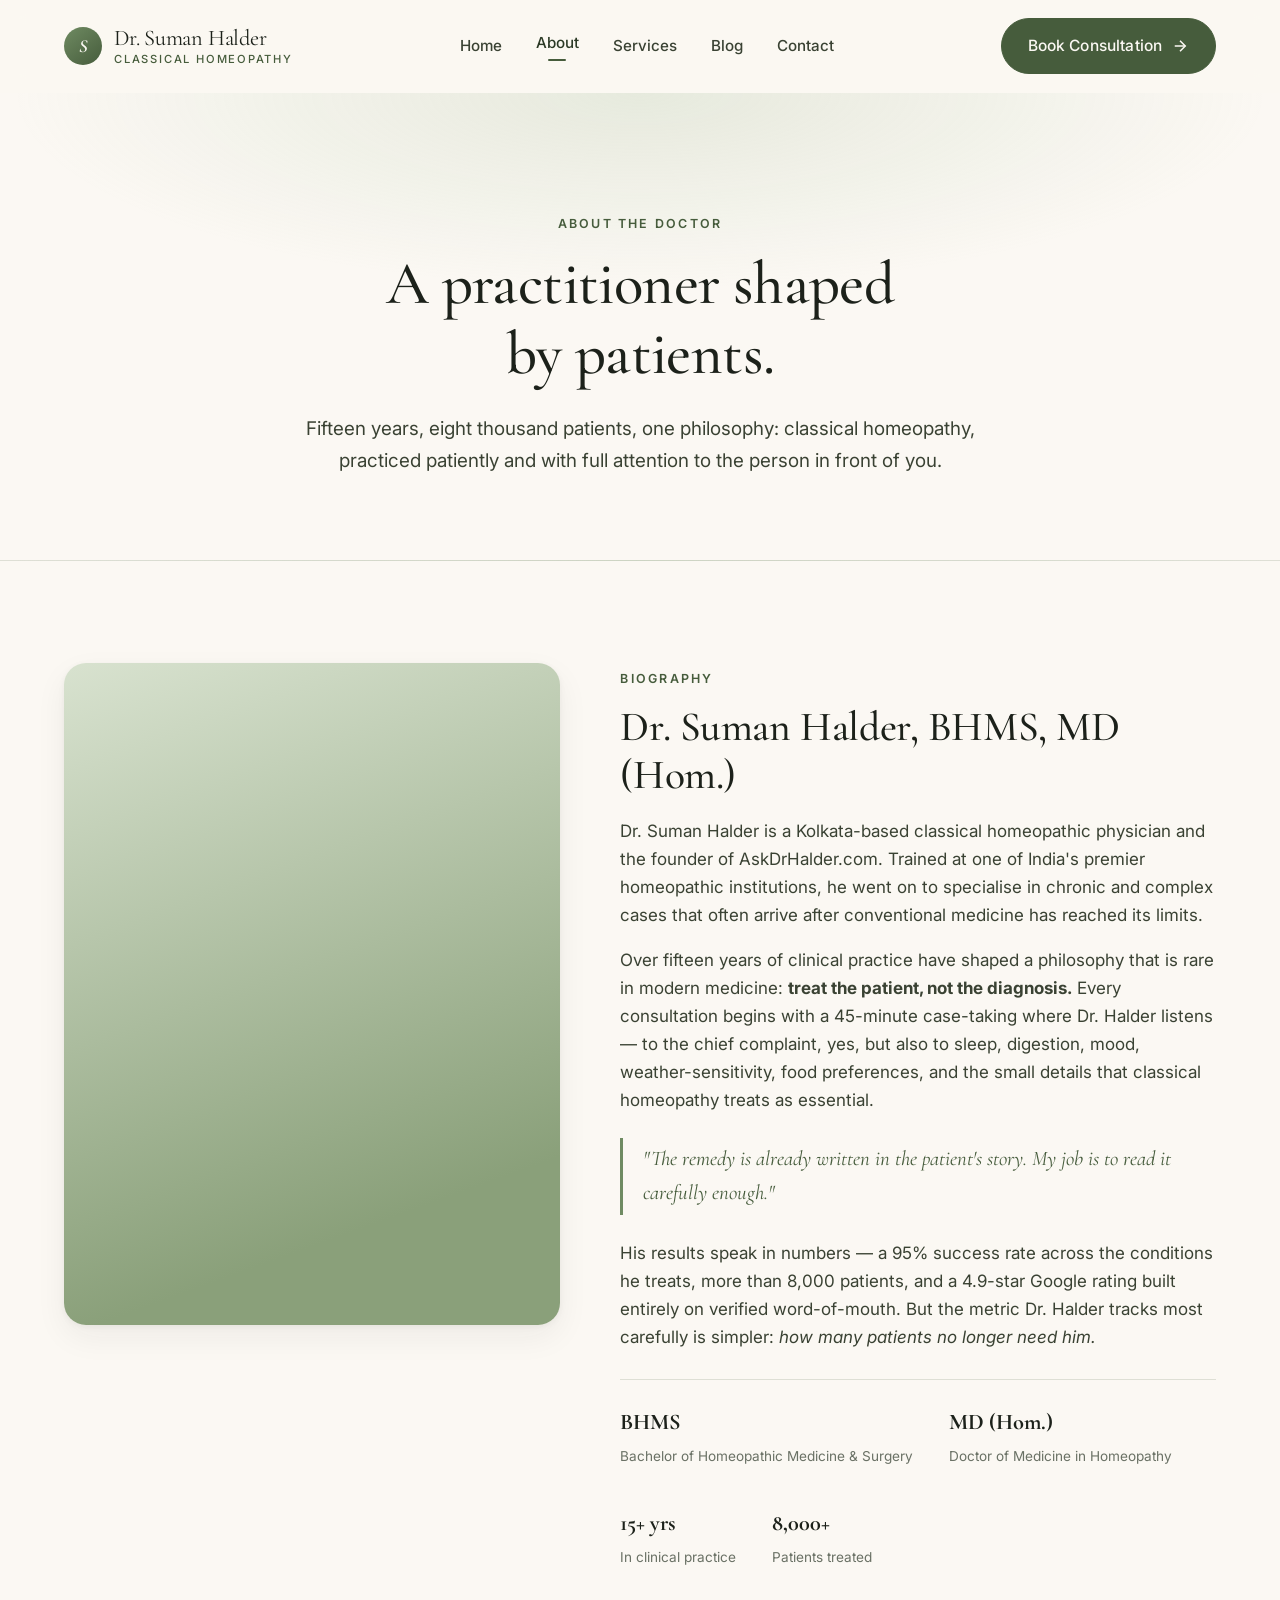
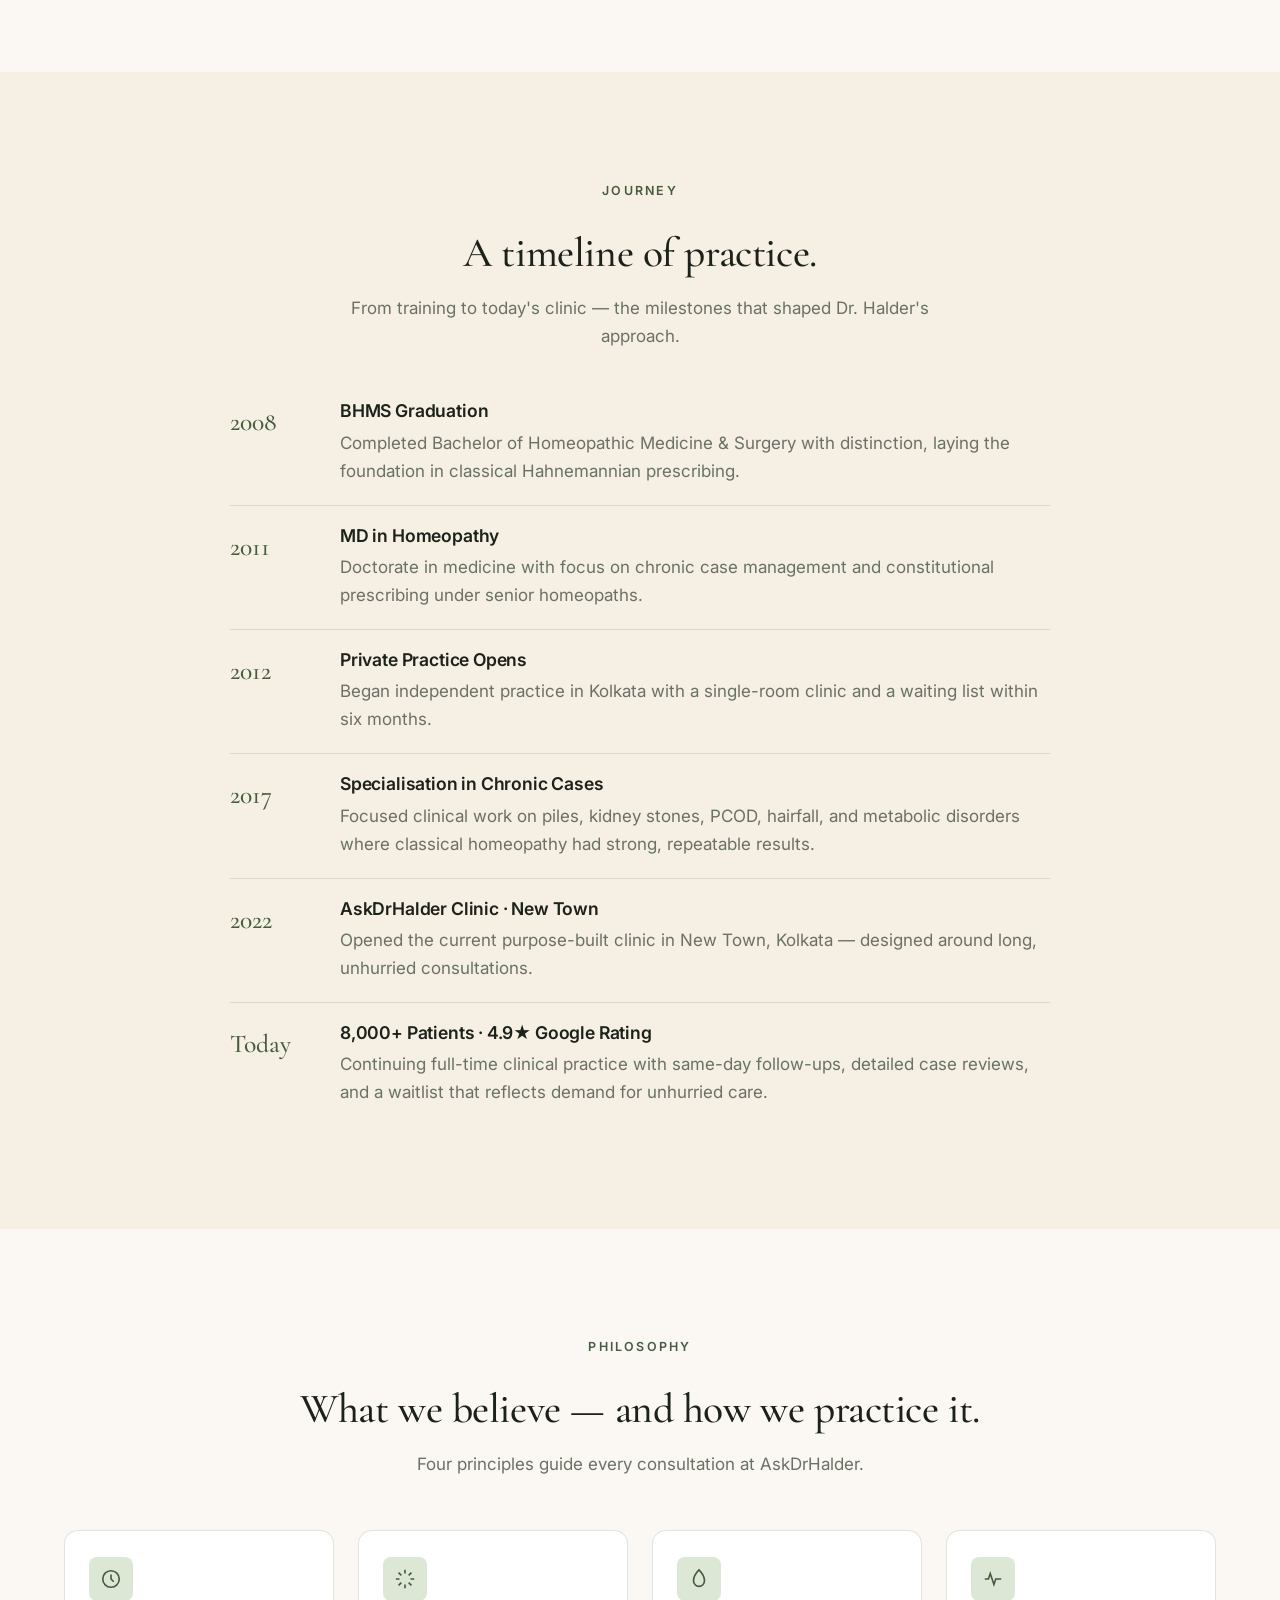
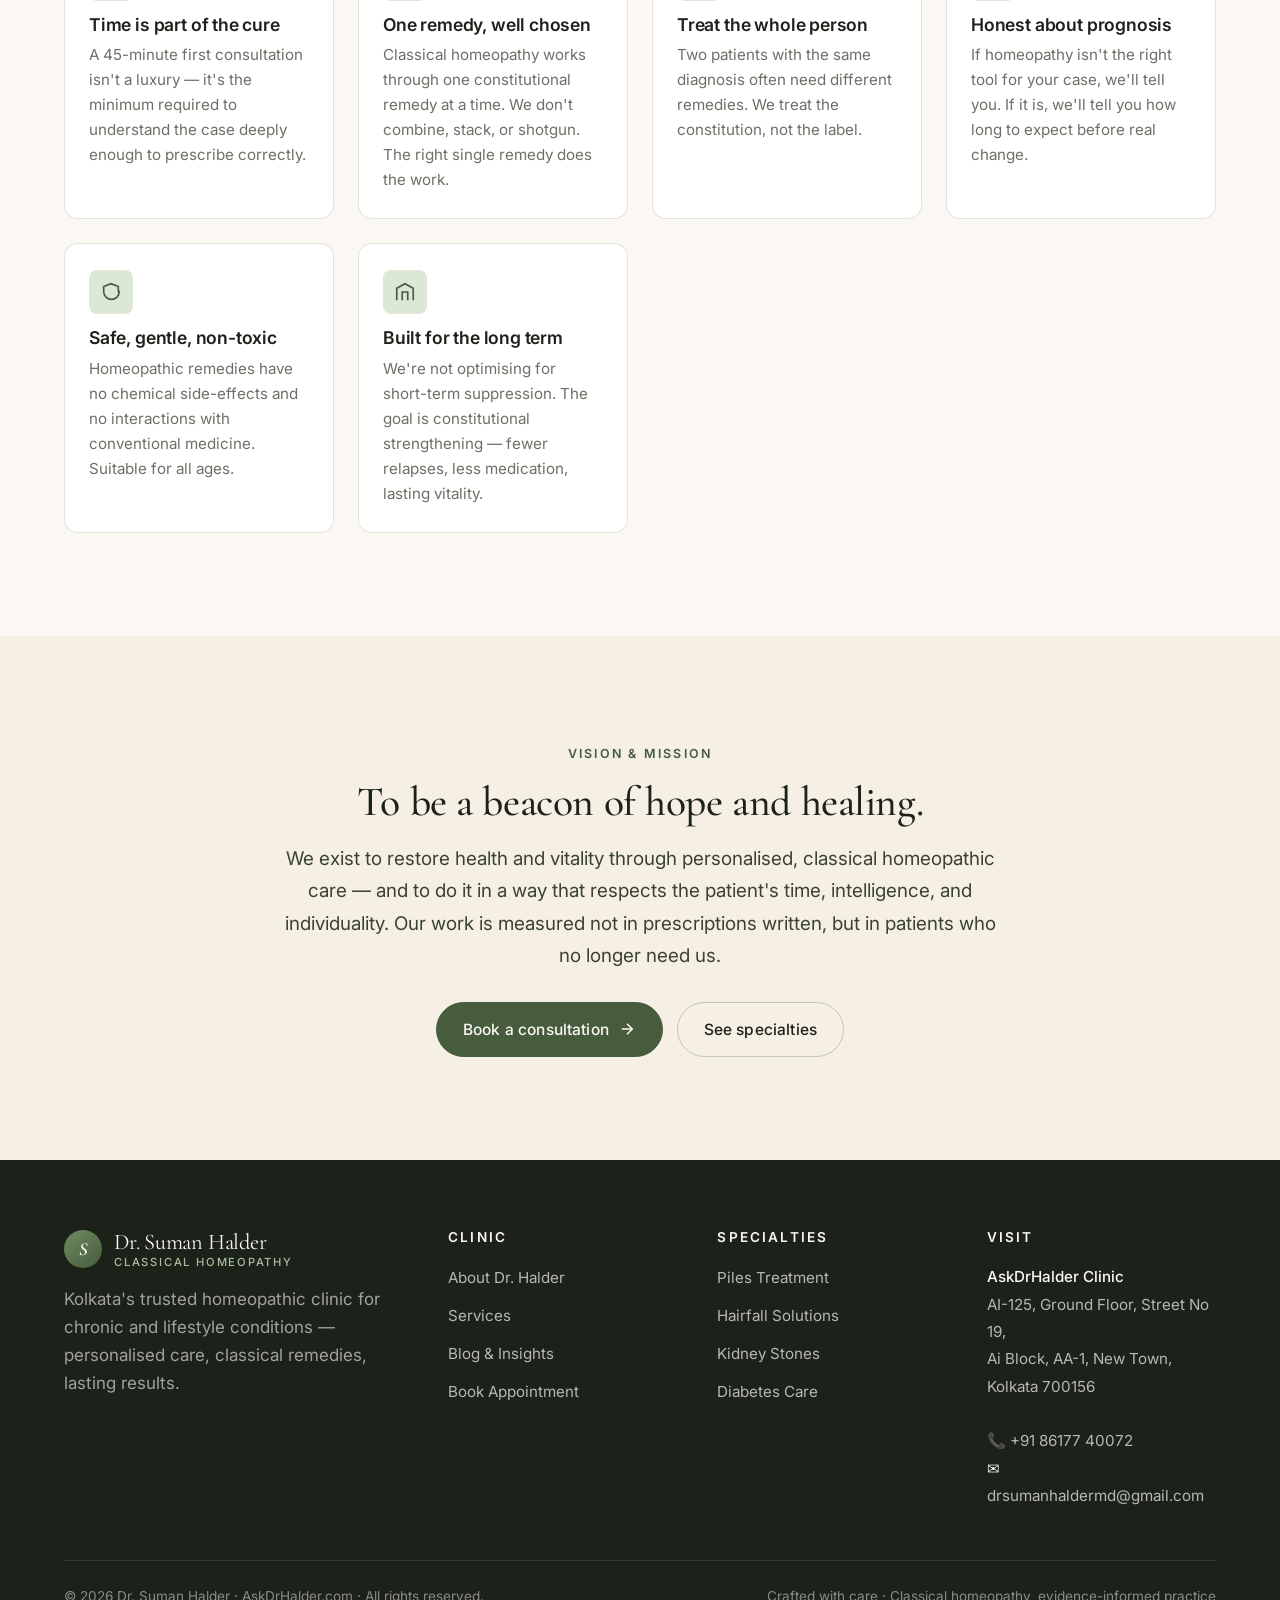
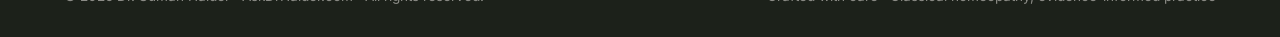
<file: about.html>
<!DOCTYPE html>
<html lang="en" data-page="about">
<head>
  <meta charset="UTF-8" />
  <meta name="viewport" content="width=device-width, initial-scale=1" />
  <title>About Dr. Suman Halder · Classical Homeopath, Kolkata</title>
  <meta name="description" content="Meet Dr. Suman Halder — BHMS, MD classical homeopath with 15+ years of clinical practice, thousands of patients treated, and a 95% success rate across chronic conditions." />
  <meta name="theme-color" content="#465c3c" />
  <link rel="preconnect" href="https://fonts.googleapis.com" />
  <link rel="preconnect" href="https://fonts.gstatic.com" crossorigin />
  <link href="https://fonts.googleapis.com/css2?family=Cormorant+Garamond:ital,wght@0,400;0,500;0,600;1,400;1,500&family=Inter:wght@400;500;600;700&display=swap" rel="stylesheet" />
  <link rel="stylesheet" href="assets/css/styles.css" />
  <link rel="icon" type="image/svg+xml" href="data:image/svg+xml,%3Csvg xmlns='http://www.w3.org/2000/svg' viewBox='0 0 32 32'%3E%3Ccircle cx='16' cy='16' r='15' fill='%23465c3c'/%3E%3Ctext x='16' y='22' text-anchor='middle' font-family='Georgia,serif' font-style='italic' font-size='18' fill='%23fbf8f3'%3ES%3C/text%3E%3C/svg%3E" />
</head>
<body>

<section class="page-hero">
  <div class="container">
    <span class="eyebrow">About the doctor</span>
    <h1>A practitioner shaped by patients.</h1>
    <p class="lead">Fifteen years, eight thousand patients, one philosophy: classical homeopathy, practiced patiently and with full attention to the person in front of you.</p>
  </div>
</section>

<section class="section">
  <div class="container">
    <div class="about-bio">
      <div class="about-bio-visual reveal" aria-hidden="true"></div>
      <div class="reveal">
        <span class="eyebrow">Biography</span>
        <h2>Dr. Suman Halder, BHMS, MD (Hom.)</h2>
        <p>Dr. Suman Halder is a Kolkata-based classical homeopathic physician and the founder of AskDrHalder.com. Trained at one of India's premier homeopathic institutions, he went on to specialise in chronic and complex cases that often arrive after conventional medicine has reached its limits.</p>
        <p>Over fifteen years of clinical practice have shaped a philosophy that is rare in modern medicine: <strong>treat the patient, not the diagnosis.</strong> Every consultation begins with a 45-minute case-taking where Dr. Halder listens — to the chief complaint, yes, but also to sleep, digestion, mood, weather-sensitivity, food preferences, and the small details that classical homeopathy treats as essential.</p>

        <div class="about-bio-quote">"The remedy is already written in the patient's story. My job is to read it carefully enough."</div>

        <p>His results speak in numbers — a 95% success rate across the conditions he treats, more than 8,000 patients, and a 4.9-star Google rating built entirely on verified word-of-mouth. But the metric Dr. Halder tracks most carefully is simpler: <em>how many patients no longer need him.</em></p>

        <div class="about-meta">
          <div><strong>BHMS</strong><span>Bachelor of Homeopathic Medicine & Surgery</span></div>
          <div><strong>MD (Hom.)</strong><span>Doctor of Medicine in Homeopathy</span></div>
          <div><strong>15+ yrs</strong><span>In clinical practice</span></div>
          <div><strong>8,000+</strong><span>Patients treated</span></div>
        </div>
      </div>
    </div>
  </div>
</section>

<section class="section section--alt">
  <div class="container">
    <div class="section-head section-head--center reveal">
      <span class="eyebrow">Journey</span>
      <h2>A timeline of practice.</h2>
      <p>From training to today's clinic — the milestones that shaped Dr. Halder's approach.</p>
    </div>

    <div class="timeline" style="max-width: 820px; margin: 0 auto;">
      <div class="timeline-item reveal">
        <div class="timeline-year">2008</div>
        <div>
          <h4>BHMS Graduation</h4>
          <p>Completed Bachelor of Homeopathic Medicine & Surgery with distinction, laying the foundation in classical Hahnemannian prescribing.</p>
        </div>
      </div>
      <div class="timeline-item reveal">
        <div class="timeline-year">2011</div>
        <div>
          <h4>MD in Homeopathy</h4>
          <p>Doctorate in medicine with focus on chronic case management and constitutional prescribing under senior homeopaths.</p>
        </div>
      </div>
      <div class="timeline-item reveal">
        <div class="timeline-year">2012</div>
        <div>
          <h4>Private Practice Opens</h4>
          <p>Began independent practice in Kolkata with a single-room clinic and a waiting list within six months.</p>
        </div>
      </div>
      <div class="timeline-item reveal">
        <div class="timeline-year">2017</div>
        <div>
          <h4>Specialisation in Chronic Cases</h4>
          <p>Focused clinical work on piles, kidney stones, PCOD, hairfall, and metabolic disorders where classical homeopathy had strong, repeatable results.</p>
        </div>
      </div>
      <div class="timeline-item reveal">
        <div class="timeline-year">2022</div>
        <div>
          <h4>AskDrHalder Clinic · New Town</h4>
          <p>Opened the current purpose-built clinic in New Town, Kolkata — designed around long, unhurried consultations.</p>
        </div>
      </div>
      <div class="timeline-item reveal">
        <div class="timeline-year">Today</div>
        <div>
          <h4>8,000+ Patients · 4.9★ Google Rating</h4>
          <p>Continuing full-time clinical practice with same-day follow-ups, detailed case reviews, and a waitlist that reflects demand for unhurried care.</p>
        </div>
      </div>
    </div>
  </div>
</section>

<section class="section">
  <div class="container">
    <div class="section-head section-head--center reveal">
      <span class="eyebrow">Philosophy</span>
      <h2>What we believe — and how we practice it.</h2>
      <p>Four principles guide every consultation at AskDrHalder.</p>
    </div>
    <div class="values-grid">
      <div class="value-card reveal">
        <div class="icon-circle">
          <svg viewBox="0 0 24 24" fill="none" stroke="currentColor" stroke-width="1.8" width="22" height="22"><circle cx="12" cy="12" r="9"/><path d="M12 7v5l3 3"/></svg>
        </div>
        <h4>Time is part of the cure</h4>
        <p>A 45-minute first consultation isn't a luxury — it's the minimum required to understand the case deeply enough to prescribe correctly.</p>
      </div>
      <div class="value-card reveal">
        <div class="icon-circle">
          <svg viewBox="0 0 24 24" fill="none" stroke="currentColor" stroke-width="1.8" width="22" height="22"><path d="M12 2v4M12 18v4M2 12h4M18 12h4M5 5l3 3M16 16l3 3M5 19l3-3M16 8l3-3"/></svg>
        </div>
        <h4>One remedy, well chosen</h4>
        <p>Classical homeopathy works through one constitutional remedy at a time. We don't combine, stack, or shotgun. The right single remedy does the work.</p>
      </div>
      <div class="value-card reveal">
        <div class="icon-circle">
          <svg viewBox="0 0 24 24" fill="none" stroke="currentColor" stroke-width="1.8" width="22" height="22"><path d="M12 2c4 4 6 8 6 12a6 6 0 0 1-12 0c0-4 2-8 6-12z"/></svg>
        </div>
        <h4>Treat the whole person</h4>
        <p>Two patients with the same diagnosis often need different remedies. We treat the constitution, not the label.</p>
      </div>
      <div class="value-card reveal">
        <div class="icon-circle">
          <svg viewBox="0 0 24 24" fill="none" stroke="currentColor" stroke-width="1.8" width="22" height="22"><path d="M3 12h4l2-6 4 12 2-6h6"/></svg>
        </div>
        <h4>Honest about prognosis</h4>
        <p>If homeopathy isn't the right tool for your case, we'll tell you. If it is, we'll tell you how long to expect before real change.</p>
      </div>
      <div class="value-card reveal">
        <div class="icon-circle">
          <svg viewBox="0 0 24 24" fill="none" stroke="currentColor" stroke-width="1.8" width="22" height="22"><path d="M21 11.5a8.5 8.5 0 1 1-17 0V6l8-3 8 3v5.5z"/></svg>
        </div>
        <h4>Safe, gentle, non-toxic</h4>
        <p>Homeopathic remedies have no chemical side-effects and no interactions with conventional medicine. Suitable for all ages.</p>
      </div>
      <div class="value-card reveal">
        <div class="icon-circle">
          <svg viewBox="0 0 24 24" fill="none" stroke="currentColor" stroke-width="1.8" width="22" height="22"><path d="M3 21V8l9-5 9 5v13"/><path d="M9 21V12h6v9"/></svg>
        </div>
        <h4>Built for the long term</h4>
        <p>We're not optimising for short-term suppression. The goal is constitutional strengthening — fewer relapses, less medication, lasting vitality.</p>
      </div>
    </div>
  </div>
</section>

<section class="section section--alt">
  <div class="container container--narrow" style="text-align:center;">
    <span class="eyebrow reveal">Vision & Mission</span>
    <h2 class="reveal">To be a beacon of hope and healing.</h2>
    <p class="lead reveal" style="margin-inline:auto;">We exist to restore health and vitality through personalised, classical homeopathic care — and to do it in a way that respects the patient's time, intelligence, and individuality. Our work is measured not in prescriptions written, but in patients who no longer need us.</p>
    <div class="hero-cta" style="justify-content:center; margin-top:30px;">
      <a href="contact.html" class="btn btn--primary reveal">Book a consultation
        <svg viewBox="0 0 24 24" fill="none" stroke="currentColor" stroke-width="2"><line x1="5" y1="12" x2="19" y2="12"/><polyline points="12 5 19 12 12 19"/></svg>
      </a>
      <a href="services/index.html" class="btn btn--ghost reveal">See specialties</a>
    </div>
  </div>
</section>

<script src="assets/js/main.js"></script>
</body>
</html>
</file>
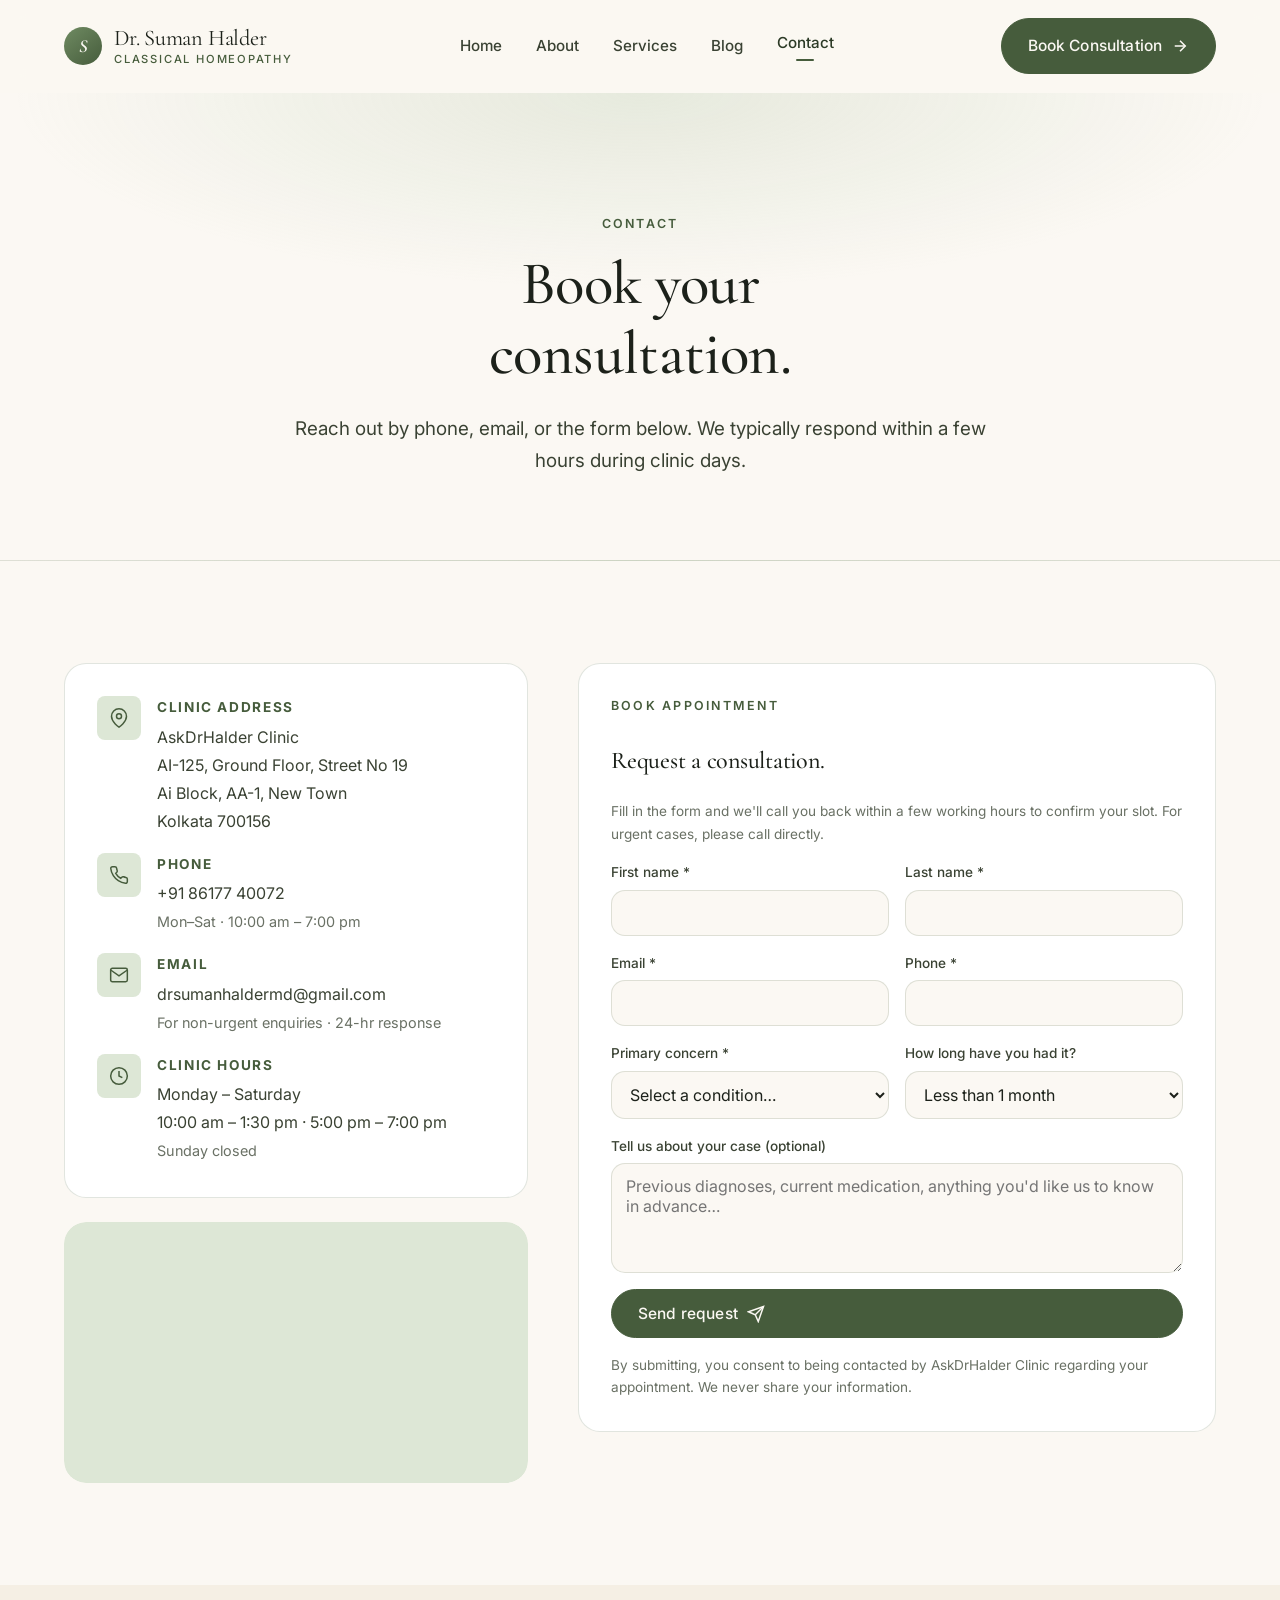
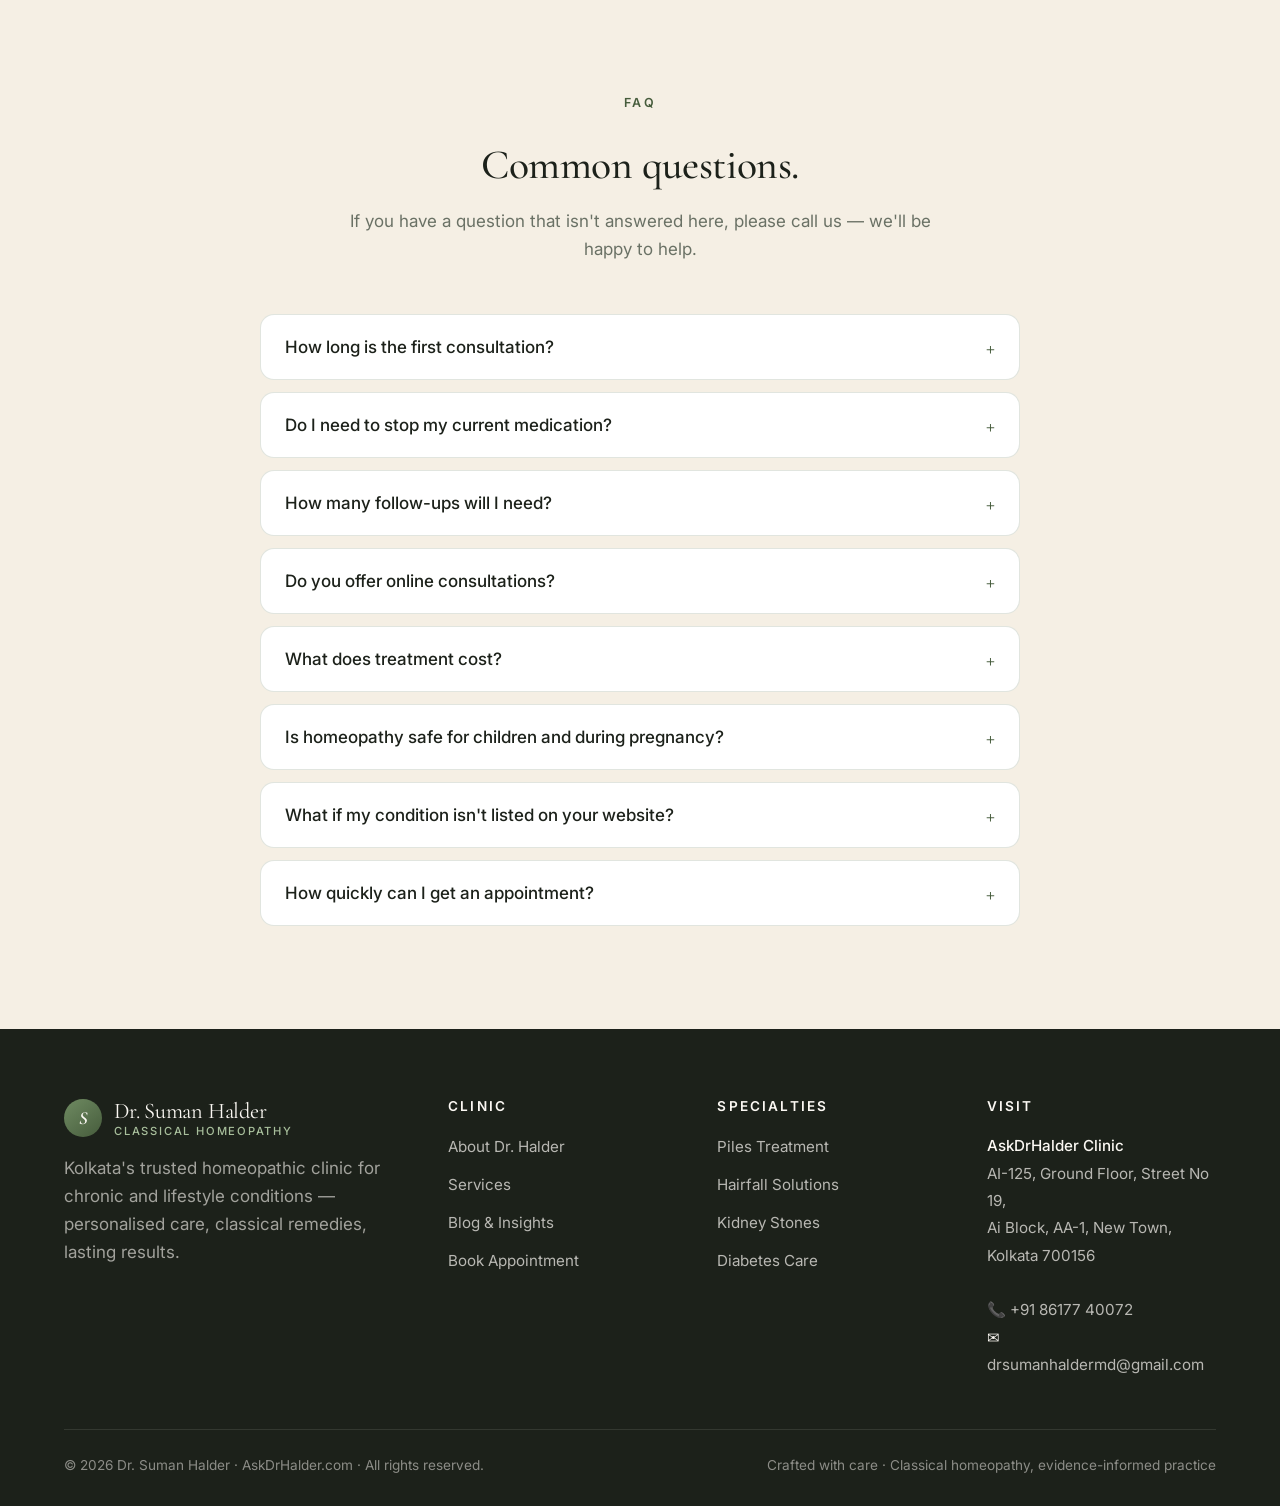
<file: contact.html>
<!DOCTYPE html>
<html lang="en" data-page="contact">
<head>
  <meta charset="UTF-8" />
  <meta name="viewport" content="width=device-width, initial-scale=1" />
  <title>Contact · Dr. Suman Halder · Book a Consultation</title>
  <meta name="description" content="Book a homeopathic consultation with Dr. Suman Halder in New Town, Kolkata. Clinic address, phone, email, online appointment form, and frequently asked questions." />
  <meta name="theme-color" content="#465c3c" />
  <link rel="preconnect" href="https://fonts.googleapis.com" />
  <link rel="preconnect" href="https://fonts.gstatic.com" crossorigin />
  <link href="https://fonts.googleapis.com/css2?family=Cormorant+Garamond:ital,wght@0,400;0,500;0,600;1,400;1,500&family=Inter:wght@400;500;600;700&display=swap" rel="stylesheet" />
  <link rel="stylesheet" href="assets/css/styles.css" />
  <link rel="icon" type="image/svg+xml" href="data:image/svg+xml,%3Csvg xmlns='http://www.w3.org/2000/svg' viewBox='0 0 32 32'%3E%3Ccircle cx='16' cy='16' r='15' fill='%23465c3c'/%3E%3Ctext x='16' y='22' text-anchor='middle' font-family='Georgia,serif' font-style='italic' font-size='18' fill='%23fbf8f3'%3ES%3C/text%3E%3C/svg%3E" />
</head>
<body>

<section class="page-hero">
  <div class="container">
    <span class="eyebrow">Contact</span>
    <h1>Book your consultation.</h1>
    <p class="lead">Reach out by phone, email, or the form below. We typically respond within a few hours during clinic days.</p>
  </div>
</section>

<section class="section">
  <div class="container">
    <div class="contact-grid">
      <div>
        <div class="contact-card reveal">
          <div class="contact-row">
            <div class="icon-circle">
              <svg viewBox="0 0 24 24" fill="none" stroke="currentColor" stroke-width="1.8" width="20" height="20"><path d="M21 10c0 7-9 13-9 13s-9-6-9-13a9 9 0 0 1 18 0z"/><circle cx="12" cy="10" r="3"/></svg>
            </div>
            <div>
              <strong>Clinic address</strong>
              <span>AskDrHalder Clinic<br>AI-125, Ground Floor, Street No 19<br>Ai Block, AA-1, New Town<br>Kolkata 700156</span>
            </div>
          </div>
          <div class="contact-row">
            <div class="icon-circle">
              <svg viewBox="0 0 24 24" fill="none" stroke="currentColor" stroke-width="1.8" width="20" height="20"><path d="M22 16.92v3a2 2 0 0 1-2.18 2 19.79 19.79 0 0 1-8.63-3.07 19.5 19.5 0 0 1-6-6 19.79 19.79 0 0 1-3.07-8.67A2 2 0 0 1 4.11 2h3a2 2 0 0 1 2 1.72 12.84 12.84 0 0 0 .7 2.81 2 2 0 0 1-.45 2.11L8.09 9.91a16 16 0 0 0 6 6l1.27-1.27a2 2 0 0 1 2.11-.45 12.84 12.84 0 0 0 2.81.7A2 2 0 0 1 22 16.92z"/></svg>
            </div>
            <div>
              <strong>Phone</strong>
              <a href="tel:+918617740072">+91 86177 40072</a><br>
              <span style="color: var(--muted); font-size: 0.9rem;">Mon–Sat · 10:00 am – 7:00 pm</span>
            </div>
          </div>
          <div class="contact-row">
            <div class="icon-circle">
              <svg viewBox="0 0 24 24" fill="none" stroke="currentColor" stroke-width="1.8" width="20" height="20"><path d="M4 4h16c1.1 0 2 .9 2 2v12c0 1.1-.9 2-2 2H4c-1.1 0-2-.9-2-2V6c0-1.1.9-2 2-2z"/><polyline points="22,6 12,13 2,6"/></svg>
            </div>
            <div>
              <strong>Email</strong>
              <a href="mailto:drsumanhaldermd@gmail.com">drsumanhaldermd@gmail.com</a><br>
              <span style="color: var(--muted); font-size: 0.9rem;">For non-urgent enquiries · 24-hr response</span>
            </div>
          </div>
          <div class="contact-row">
            <div class="icon-circle">
              <svg viewBox="0 0 24 24" fill="none" stroke="currentColor" stroke-width="1.8" width="20" height="20"><circle cx="12" cy="12" r="10"/><polyline points="12 6 12 12 16 14"/></svg>
            </div>
            <div>
              <strong>Clinic hours</strong>
              <span>Monday – Saturday<br>10:00 am – 1:30 pm · 5:00 pm – 7:00 pm<br><span style="color: var(--muted); font-size: 0.9rem;">Sunday closed</span></span>
            </div>
          </div>
        </div>

        <div class="reveal" style="margin-top: 24px; border-radius: var(--radius-lg); overflow: hidden;">
          <iframe
            class="map-embed"
            title="AskDrHalder Clinic Location"
            src="https://www.google.com/maps?q=AI-125,+Ground+Floor,+Street+No+19,+Ai+Block,+AA-1,+New+Town,+Kolkata+700156&output=embed"
            loading="lazy"
            referrerpolicy="no-referrer-when-downgrade"
            style="border:0; width:100%; height:100%; display:block;"
          ></iframe>
        </div>
      </div>

      <form class="appointment-form reveal" novalidate>
        <span class="eyebrow">Book appointment</span>
        <h3>Request a consultation.</h3>
        <p class="form-note">Fill in the form and we'll call you back within a few working hours to confirm your slot. For urgent cases, please call directly.</p>

        <div class="field-row">
          <div class="field">
            <label for="firstName">First name *</label>
            <input id="firstName" name="firstName" required autocomplete="given-name" />
          </div>
          <div class="field">
            <label for="lastName">Last name *</label>
            <input id="lastName" name="lastName" required autocomplete="family-name" />
          </div>
        </div>

        <div class="field-row">
          <div class="field">
            <label for="email">Email *</label>
            <input id="email" name="email" type="email" required autocomplete="email" />
          </div>
          <div class="field">
            <label for="phone">Phone *</label>
            <input id="phone" name="phone" type="tel" required autocomplete="tel" />
          </div>
        </div>

        <div class="field-row">
          <div class="field">
            <label for="condition">Primary concern *</label>
            <select id="condition" name="condition" required>
              <option value="">Select a condition…</option>
              <option>Piles / Fissure / Fistula</option>
              <option>Hairfall / Alopecia</option>
              <option>Kidney stones</option>
              <option>Diabetes management</option>
              <option>PCOD / PCOS</option>
              <option>Thyroid disorder</option>
              <option>Skin disease</option>
              <option>Allergies / Asthma</option>
              <option>Migraine / Headaches</option>
              <option>Joint pain / Arthritis</option>
              <option>Other / Not sure</option>
            </select>
          </div>
          <div class="field">
            <label for="duration">How long have you had it?</label>
            <select id="duration" name="duration">
              <option>Less than 1 month</option>
              <option>1–6 months</option>
              <option>6–12 months</option>
              <option>1–3 years</option>
              <option>More than 3 years</option>
            </select>
          </div>
        </div>

        <div class="field">
          <label for="message">Tell us about your case (optional)</label>
          <textarea id="message" name="message" placeholder="Previous diagnoses, current medication, anything you'd like us to know in advance…"></textarea>
        </div>

        <button type="submit" class="btn btn--primary">Send request
          <svg viewBox="0 0 24 24" fill="none" stroke="currentColor" stroke-width="2"><line x1="22" y1="2" x2="11" y2="13"/><polygon points="22 2 15 22 11 13 2 9 22 2"/></svg>
        </button>
        <p class="form-note">By submitting, you consent to being contacted by AskDrHalder Clinic regarding your appointment. We never share your information.</p>
      </form>
    </div>
  </div>
</section>

<section class="section section--alt">
  <div class="container container--narrow">
    <div class="section-head section-head--center reveal">
      <span class="eyebrow">FAQ</span>
      <h2>Common questions.</h2>
      <p>If you have a question that isn't answered here, please call us — we'll be happy to help.</p>
    </div>

    <div class="faq-list">
      <details class="faq-item reveal">
        <summary>How long is the first consultation?</summary>
        <p>Plan for 45 minutes. It's a detailed constitutional case-taking — Dr. Halder will ask about your main concern, but also about sleep, digestion, energy, food, mood, and medical history. The depth of this first session is what makes the remedy selection accurate.</p>
      </details>
      <details class="faq-item reveal">
        <summary>Do I need to stop my current medication?</summary>
        <p>No. Please continue any prescribed medication unless your prescribing physician advises otherwise. Homeopathic remedies have no chemical interactions with conventional drugs and work alongside them.</p>
      </details>
      <details class="faq-item reveal">
        <summary>How many follow-ups will I need?</summary>
        <p>Typically every 3–6 weeks during active treatment, depending on the condition. Most patients see meaningful improvement within 2–3 months, with full constitutional work taking 6–18 months.</p>
      </details>
      <details class="faq-item reveal">
        <summary>Do you offer online consultations?</summary>
        <p>Yes — for follow-ups especially, and for first consultations when travel isn't possible. Online case-taking is as detailed as in-clinic, conducted over video call.</p>
      </details>
      <details class="faq-item reveal">
        <summary>What does treatment cost?</summary>
        <p>Consultation fees and remedy costs are reasonable and discussed upfront. Please call the clinic for current fee details. Remedy costs are typically modest and included in follow-up pricing.</p>
      </details>
      <details class="faq-item reveal">
        <summary>Is homeopathy safe for children and during pregnancy?</summary>
        <p>Yes. Homeopathic remedies have no chemical side-effects and are widely used in paediatric and obstetric care. They're safe for all ages, including infants and during pregnancy.</p>
      </details>
      <details class="faq-item reveal">
        <summary>What if my condition isn't listed on your website?</summary>
        <p>We treat most chronic and recurring conditions homeopathically. If you're unsure whether your case is suitable, call us — we'll be honest about whether we can help or whether you need a different kind of care.</p>
      </details>
      <details class="faq-item reveal">
        <summary>How quickly can I get an appointment?</summary>
        <p>Same-week slots are usually available. For urgent cases, please mention it when you call and we'll do our best to fit you in.</p>
      </details>
    </div>
  </div>
</section>

<script src="assets/js/main.js"></script>
</body>
</html>
</file>
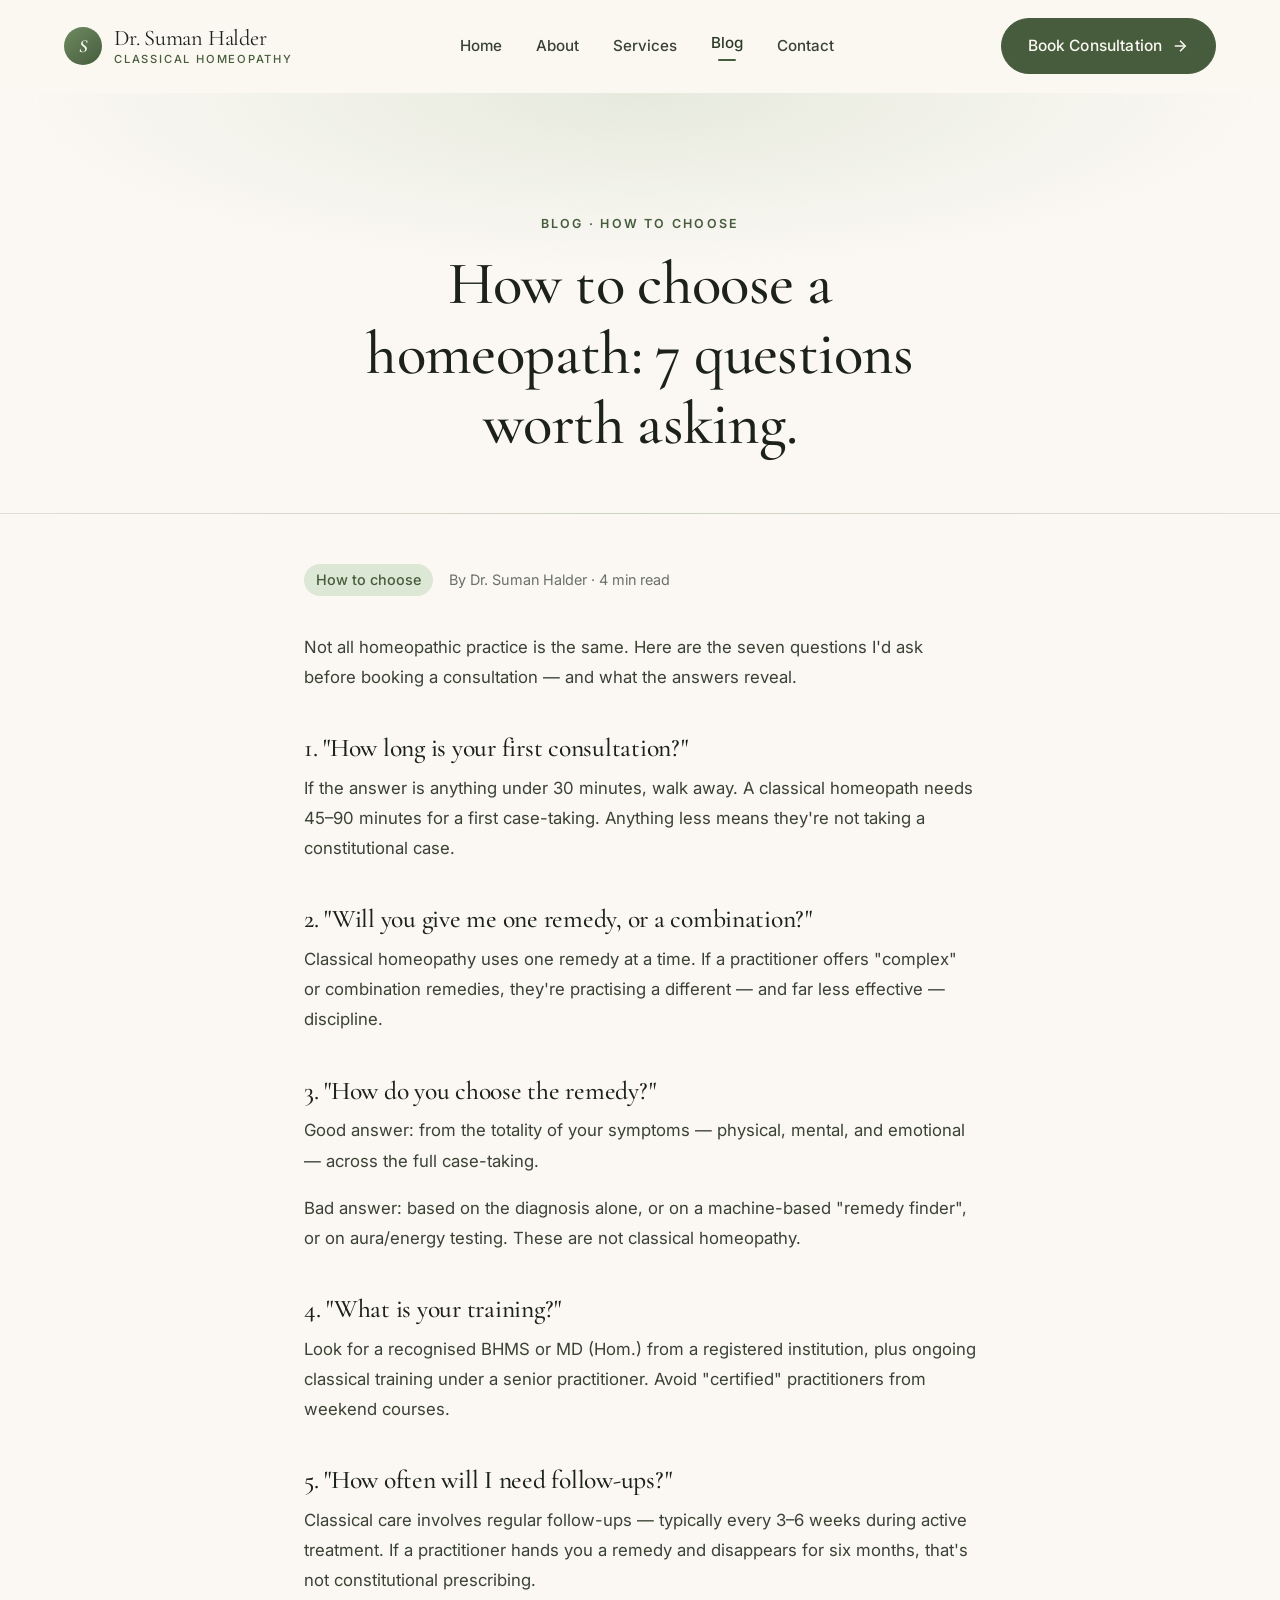
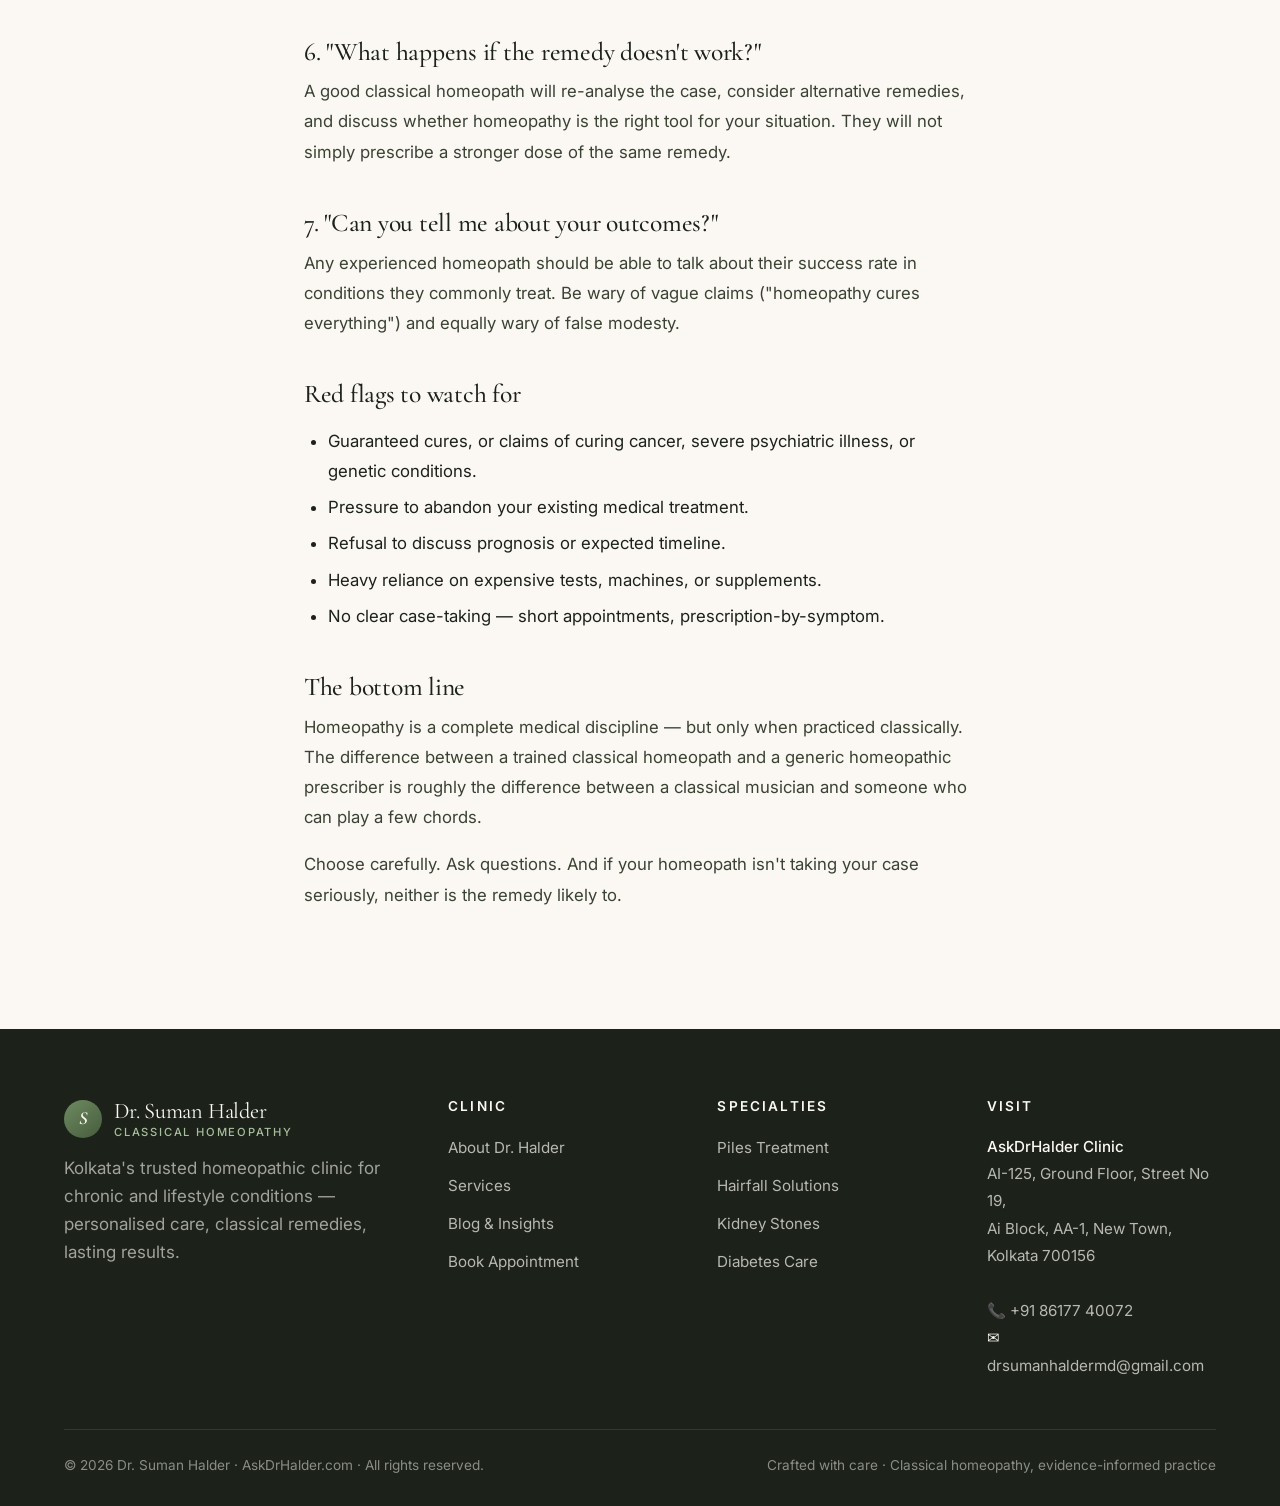
<file: blog/choosing-a-homeopath.html>
<!DOCTYPE html>
<html lang="en" data-page="blog">
<head>
  <meta charset="UTF-8" />
  <meta name="viewport" content="width=device-width, initial-scale=1" />
  <title>How to choose a homeopath: 7 questions worth asking · Dr. Suman Halder</title>
  <meta name="description" content="Not all homeopathy is the same. Here are 7 questions to ask before booking a consultation — and the answers that signal a good classical homeopath." />
  <meta name="theme-color" content="#465c3c" />
  <link rel="preconnect" href="https://fonts.googleapis.com" />
  <link rel="preconnect" href="https://fonts.gstatic.com" crossorigin />
  <link href="https://fonts.googleapis.com/css2?family=Cormorant+Garamond:ital,wght@0,400;0,500;0,600;1,400;1,500&family=Inter:wght@400;500;600;700&display=swap" rel="stylesheet" />
  <link rel="stylesheet" href="../assets/css/styles.css" />
  <link rel="icon" type="image/svg+xml" href="data:image/svg+xml,%3Csvg xmlns='http://www.w3.org/2000/svg' viewBox='0 0 32 32'%3E%3Ccircle cx='16' cy='16' r='15' fill='%23465c3c'/%3E%3Ctext x='16' y='22' text-anchor='middle' font-family='Georgia,serif' font-style='italic' font-size='18' fill='%23fbf8f3'%3ES%3C/text%3E%3C/svg%3E" />
</head>
<body>

<section class="page-hero" style="padding-bottom: 30px;">
  <div class="container">
    <span class="eyebrow"><a href="index.html">Blog</a> · How to choose</span>
    <h1 style="max-width: 22ch;">How to choose a homeopath: 7 questions worth asking.</h1>
  </div>
</section>

<article class="article section" style="padding-top: 30px;">
  <div class="container container--narrow">
    <div class="article-meta">
      <span class="pill">How to choose</span>
      <span>By Dr. Suman Halder · 4 min read</span>
    </div>

    <div class="article-body">
      <p class="lead">Not all homeopathic practice is the same. Here are the seven questions I'd ask before booking a consultation — and what the answers reveal.</p>

      <h2>1. "How long is your first consultation?"</h2>
      <p>If the answer is anything under 30 minutes, walk away. A classical homeopath needs 45–90 minutes for a first case-taking. Anything less means they're not taking a constitutional case.</p>

      <h2>2. "Will you give me one remedy, or a combination?"</h2>
      <p>Classical homeopathy uses one remedy at a time. If a practitioner offers "complex" or combination remedies, they're practising a different — and far less effective — discipline.</p>

      <h2>3. "How do you choose the remedy?"</h2>
      <p>Good answer: from the totality of your symptoms — physical, mental, and emotional — across the full case-taking.</p>
      <p>Bad answer: based on the diagnosis alone, or on a machine-based "remedy finder", or on aura/energy testing. These are not classical homeopathy.</p>

      <h2>4. "What is your training?"</h2>
      <p>Look for a recognised BHMS or MD (Hom.) from a registered institution, plus ongoing classical training under a senior practitioner. Avoid "certified" practitioners from weekend courses.</p>

      <h2>5. "How often will I need follow-ups?"</h2>
      <p>Classical care involves regular follow-ups — typically every 3–6 weeks during active treatment. If a practitioner hands you a remedy and disappears for six months, that's not constitutional prescribing.</p>

      <h2>6. "What happens if the remedy doesn't work?"</h2>
      <p>A good classical homeopath will re-analyse the case, consider alternative remedies, and discuss whether homeopathy is the right tool for your situation. They will not simply prescribe a stronger dose of the same remedy.</p>

      <h2>7. "Can you tell me about your outcomes?"</h2>
      <p>Any experienced homeopath should be able to talk about their success rate in conditions they commonly treat. Be wary of vague claims ("homeopathy cures everything") and equally wary of false modesty.</p>

      <h2>Red flags to watch for</h2>
      <ul>
        <li>Guaranteed cures, or claims of curing cancer, severe psychiatric illness, or genetic conditions.</li>
        <li>Pressure to abandon your existing medical treatment.</li>
        <li>Refusal to discuss prognosis or expected timeline.</li>
        <li>Heavy reliance on expensive tests, machines, or supplements.</li>
        <li>No clear case-taking — short appointments, prescription-by-symptom.</li>
      </ul>

      <h2>The bottom line</h2>
      <p>Homeopathy is a complete medical discipline — but only when practiced classically. The difference between a trained classical homeopath and a generic homeopathic prescriber is roughly the difference between a classical musician and someone who can play a few chords.</p>

      <p>Choose carefully. Ask questions. And if your homeopath isn't taking your case seriously, neither is the remedy likely to.</p>
    </div>
  </div>
</article>

<script src="../assets/js/main.js"></script>
</body>
</html>
</file>
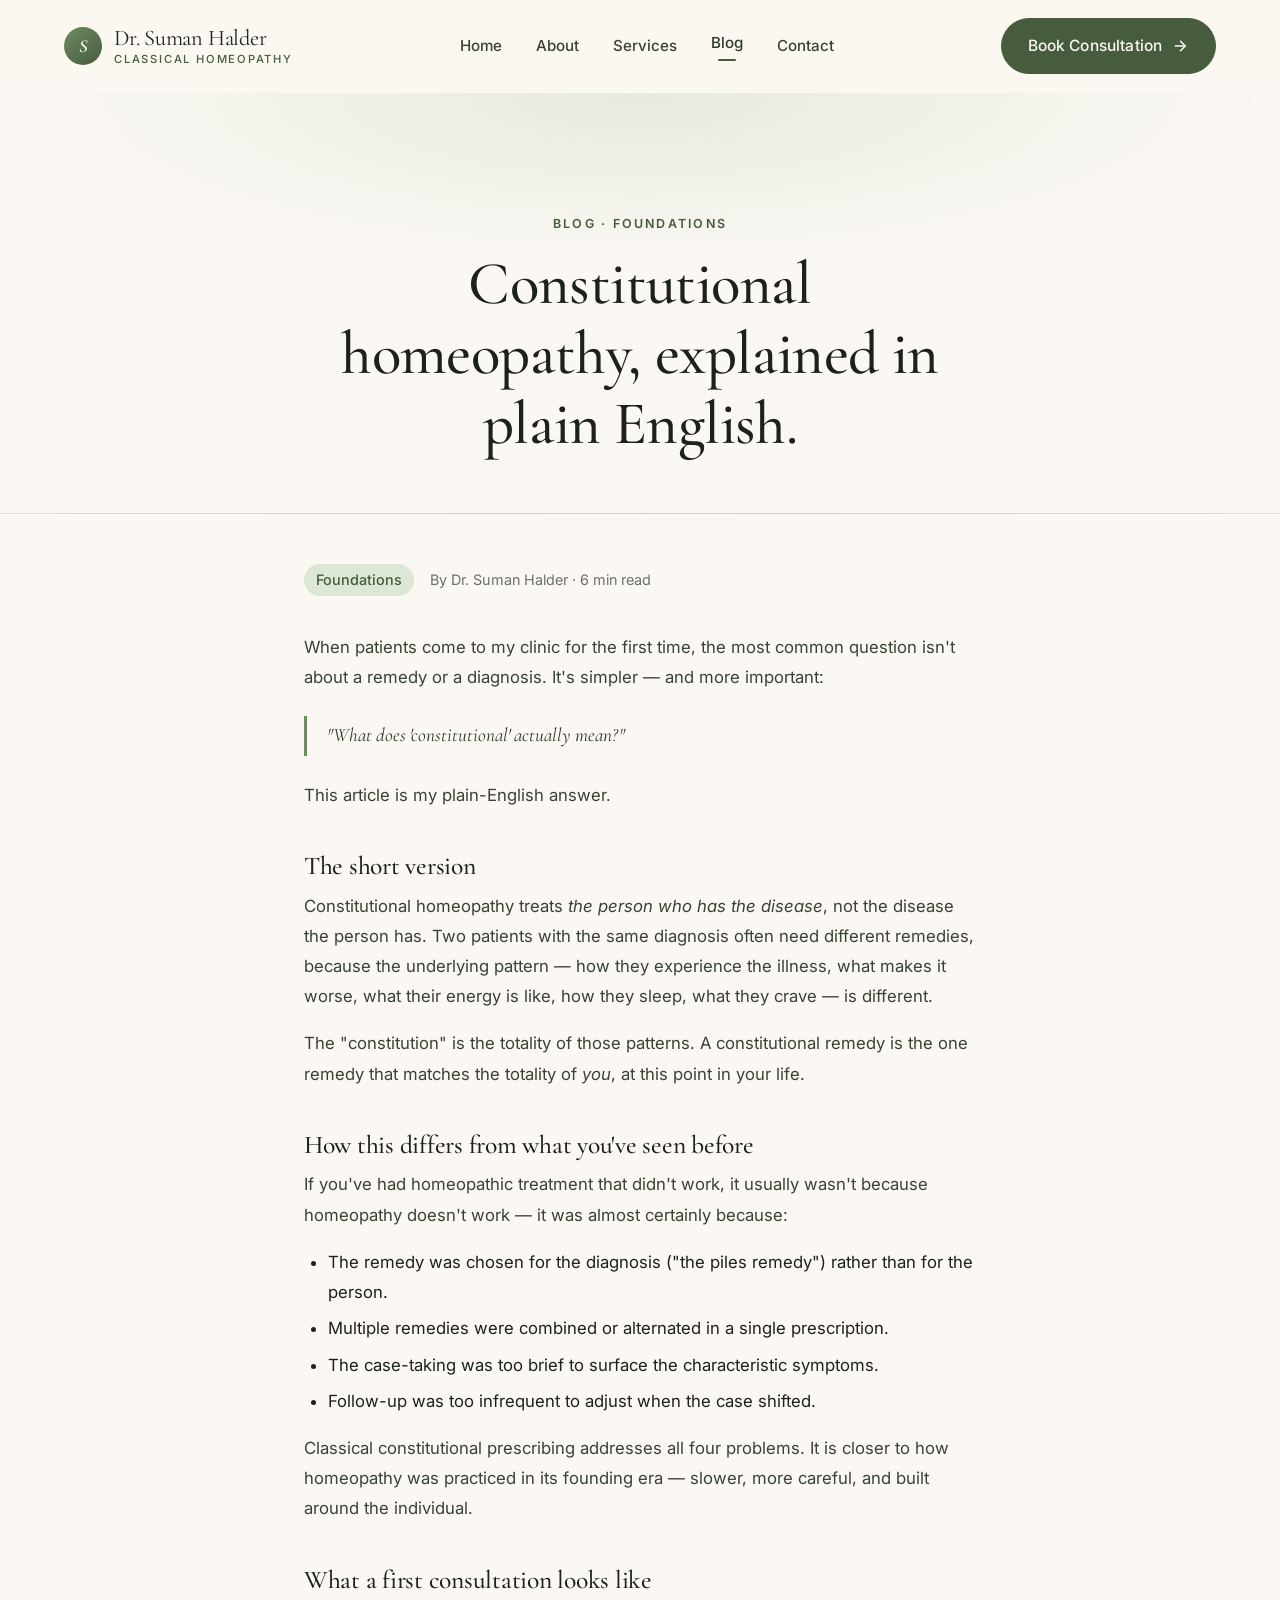
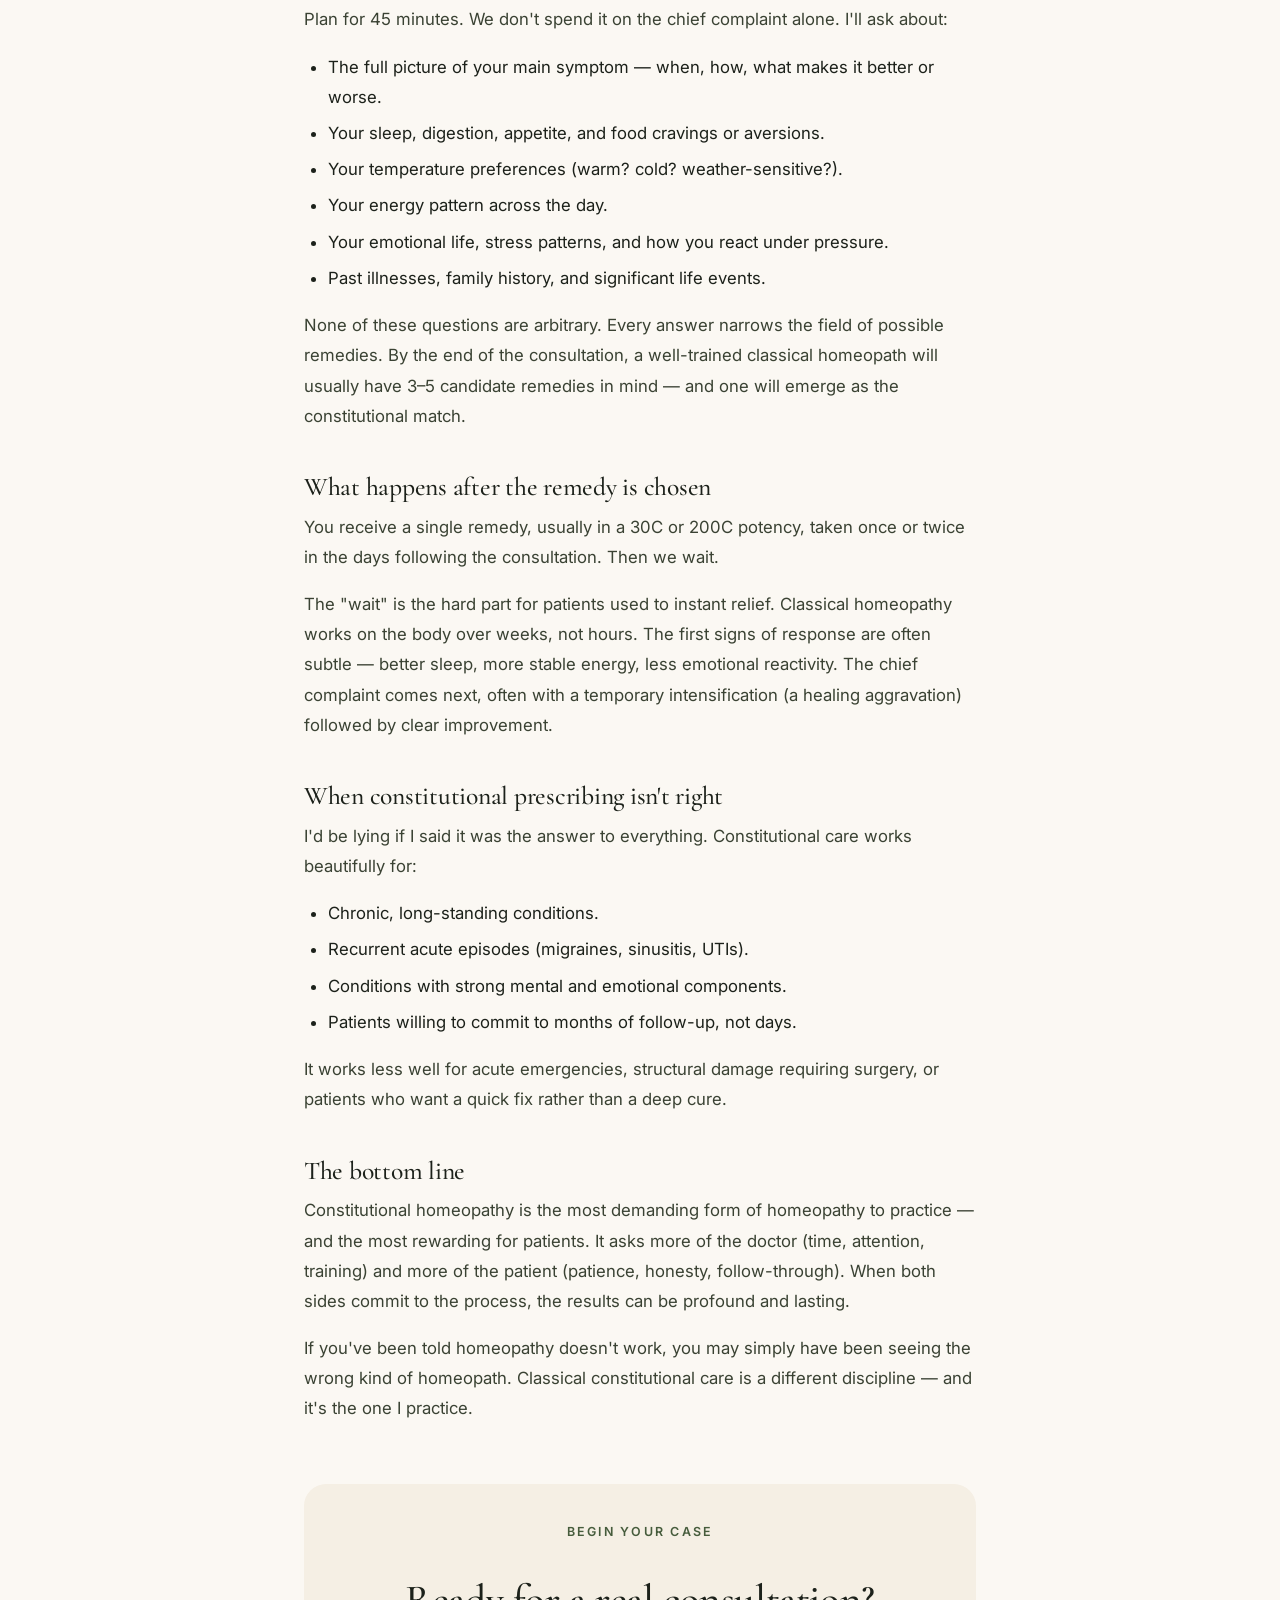
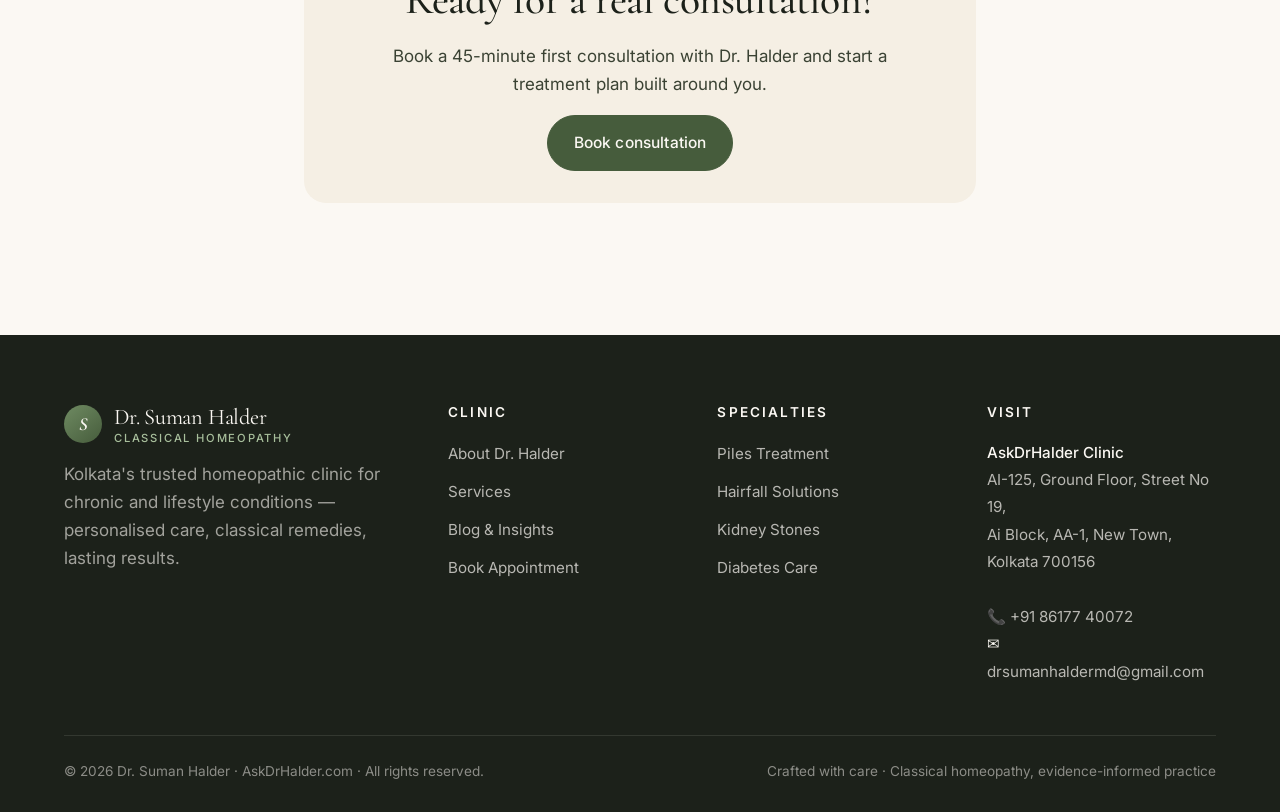
<file: blog/constitutional-homeopathy-explained.html>
<!DOCTYPE html>
<html lang="en" data-page="blog">
<head>
  <meta charset="UTF-8" />
  <meta name="viewport" content="width=device-width, initial-scale=1" />
  <title>Constitutional homeopathy, explained in plain English · Dr. Suman Halder</title>
  <meta name="description" content="What constitutional prescribing means, how it differs from symptomatic treatment, and what to expect from a first classical homeopathy consultation." />
  <meta name="theme-color" content="#465c3c" />
  <link rel="preconnect" href="https://fonts.googleapis.com" />
  <link rel="preconnect" href="https://fonts.gstatic.com" crossorigin />
  <link href="https://fonts.googleapis.com/css2?family=Cormorant+Garamond:ital,wght@0,400;0,500;0,600;1,400;1,500&family=Inter:wght@400;500;600;700&display=swap" rel="stylesheet" />
  <link rel="stylesheet" href="../assets/css/styles.css" />
  <link rel="icon" type="image/svg+xml" href="data:image/svg+xml,%3Csvg xmlns='http://www.w3.org/2000/svg' viewBox='0 0 32 32'%3E%3Ccircle cx='16' cy='16' r='15' fill='%23465c3c'/%3E%3Ctext x='16' y='22' text-anchor='middle' font-family='Georgia,serif' font-style='italic' font-size='18' fill='%23fbf8f3'%3ES%3C/text%3E%3C/svg%3E" />
</head>
<body>

<section class="page-hero" style="padding-bottom: 30px;">
  <div class="container">
    <span class="eyebrow"><a href="index.html">Blog</a> · Foundations</span>
    <h1 style="max-width: 22ch;">Constitutional homeopathy, explained in plain English.</h1>
  </div>
</section>

<article class="article section" style="padding-top: 30px;">
  <div class="container container--narrow">
    <div class="article-meta">
      <span class="pill">Foundations</span>
      <span>By Dr. Suman Halder · 6 min read</span>
    </div>

    <div class="article-body">
      <p class="lead">When patients come to my clinic for the first time, the most common question isn't about a remedy or a diagnosis. It's simpler — and more important:</p>

      <blockquote>"What does 'constitutional' actually mean?"</blockquote>

      <p>This article is my plain-English answer.</p>

      <h2>The short version</h2>
      <p>Constitutional homeopathy treats <em>the person who has the disease</em>, not the disease the person has. Two patients with the same diagnosis often need different remedies, because the underlying pattern — how they experience the illness, what makes it worse, what their energy is like, how they sleep, what they crave — is different.</p>

      <p>The "constitution" is the totality of those patterns. A constitutional remedy is the one remedy that matches the totality of <em>you</em>, at this point in your life.</p>

      <h2>How this differs from what you've seen before</h2>
      <p>If you've had homeopathic treatment that didn't work, it usually wasn't because homeopathy doesn't work — it was almost certainly because:</p>
      <ul>
        <li>The remedy was chosen for the diagnosis ("the piles remedy") rather than for the person.</li>
        <li>Multiple remedies were combined or alternated in a single prescription.</li>
        <li>The case-taking was too brief to surface the characteristic symptoms.</li>
        <li>Follow-up was too infrequent to adjust when the case shifted.</li>
      </ul>

      <p>Classical constitutional prescribing addresses all four problems. It is closer to how homeopathy was practiced in its founding era — slower, more careful, and built around the individual.</p>

      <h2>What a first consultation looks like</h2>
      <p>Plan for 45 minutes. We don't spend it on the chief complaint alone. I'll ask about:</p>
      <ul>
        <li>The full picture of your main symptom — when, how, what makes it better or worse.</li>
        <li>Your sleep, digestion, appetite, and food cravings or aversions.</li>
        <li>Your temperature preferences (warm? cold? weather-sensitive?).</li>
        <li>Your energy pattern across the day.</li>
        <li>Your emotional life, stress patterns, and how you react under pressure.</li>
        <li>Past illnesses, family history, and significant life events.</li>
      </ul>

      <p>None of these questions are arbitrary. Every answer narrows the field of possible remedies. By the end of the consultation, a well-trained classical homeopath will usually have 3–5 candidate remedies in mind — and one will emerge as the constitutional match.</p>

      <h2>What happens after the remedy is chosen</h2>
      <p>You receive a single remedy, usually in a 30C or 200C potency, taken once or twice in the days following the consultation. Then we wait.</p>

      <p>The "wait" is the hard part for patients used to instant relief. Classical homeopathy works on the body over weeks, not hours. The first signs of response are often subtle — better sleep, more stable energy, less emotional reactivity. The chief complaint comes next, often with a temporary intensification (a healing aggravation) followed by clear improvement.</p>

      <h2>When constitutional prescribing isn't right</h2>
      <p>I'd be lying if I said it was the answer to everything. Constitutional care works beautifully for:</p>
      <ul>
        <li>Chronic, long-standing conditions.</li>
        <li>Recurrent acute episodes (migraines, sinusitis, UTIs).</li>
        <li>Conditions with strong mental and emotional components.</li>
        <li>Patients willing to commit to months of follow-up, not days.</li>
      </ul>

      <p>It works less well for acute emergencies, structural damage requiring surgery, or patients who want a quick fix rather than a deep cure.</p>

      <h2>The bottom line</h2>
      <p>Constitutional homeopathy is the most demanding form of homeopathy to practice — and the most rewarding for patients. It asks more of the doctor (time, attention, training) and more of the patient (patience, honesty, follow-through). When both sides commit to the process, the results can be profound and lasting.</p>

      <p>If you've been told homeopathy doesn't work, you may simply have been seeing the wrong kind of homeopath. Classical constitutional care is a different discipline — and it's the one I practice.</p>
    </div>

    <div style="margin: 60px 0 30px; padding: 32px; background: var(--cream-100); border-radius: var(--radius-lg); text-align: center;">
      <span class="eyebrow">Begin your case</span>
      <h2 style="margin-top: 0.5em;">Ready for a real consultation?</h2>
      <p style="max-width: 50ch; margin-inline: auto;">Book a 45-minute first consultation with Dr. Halder and start a treatment plan built around you.</p>
      <a href="../contact.html" class="btn btn--primary">Book consultation</a>
    </div>
  </div>
</article>

<script src="../assets/js/main.js"></script>
</body>
</html>
</file>
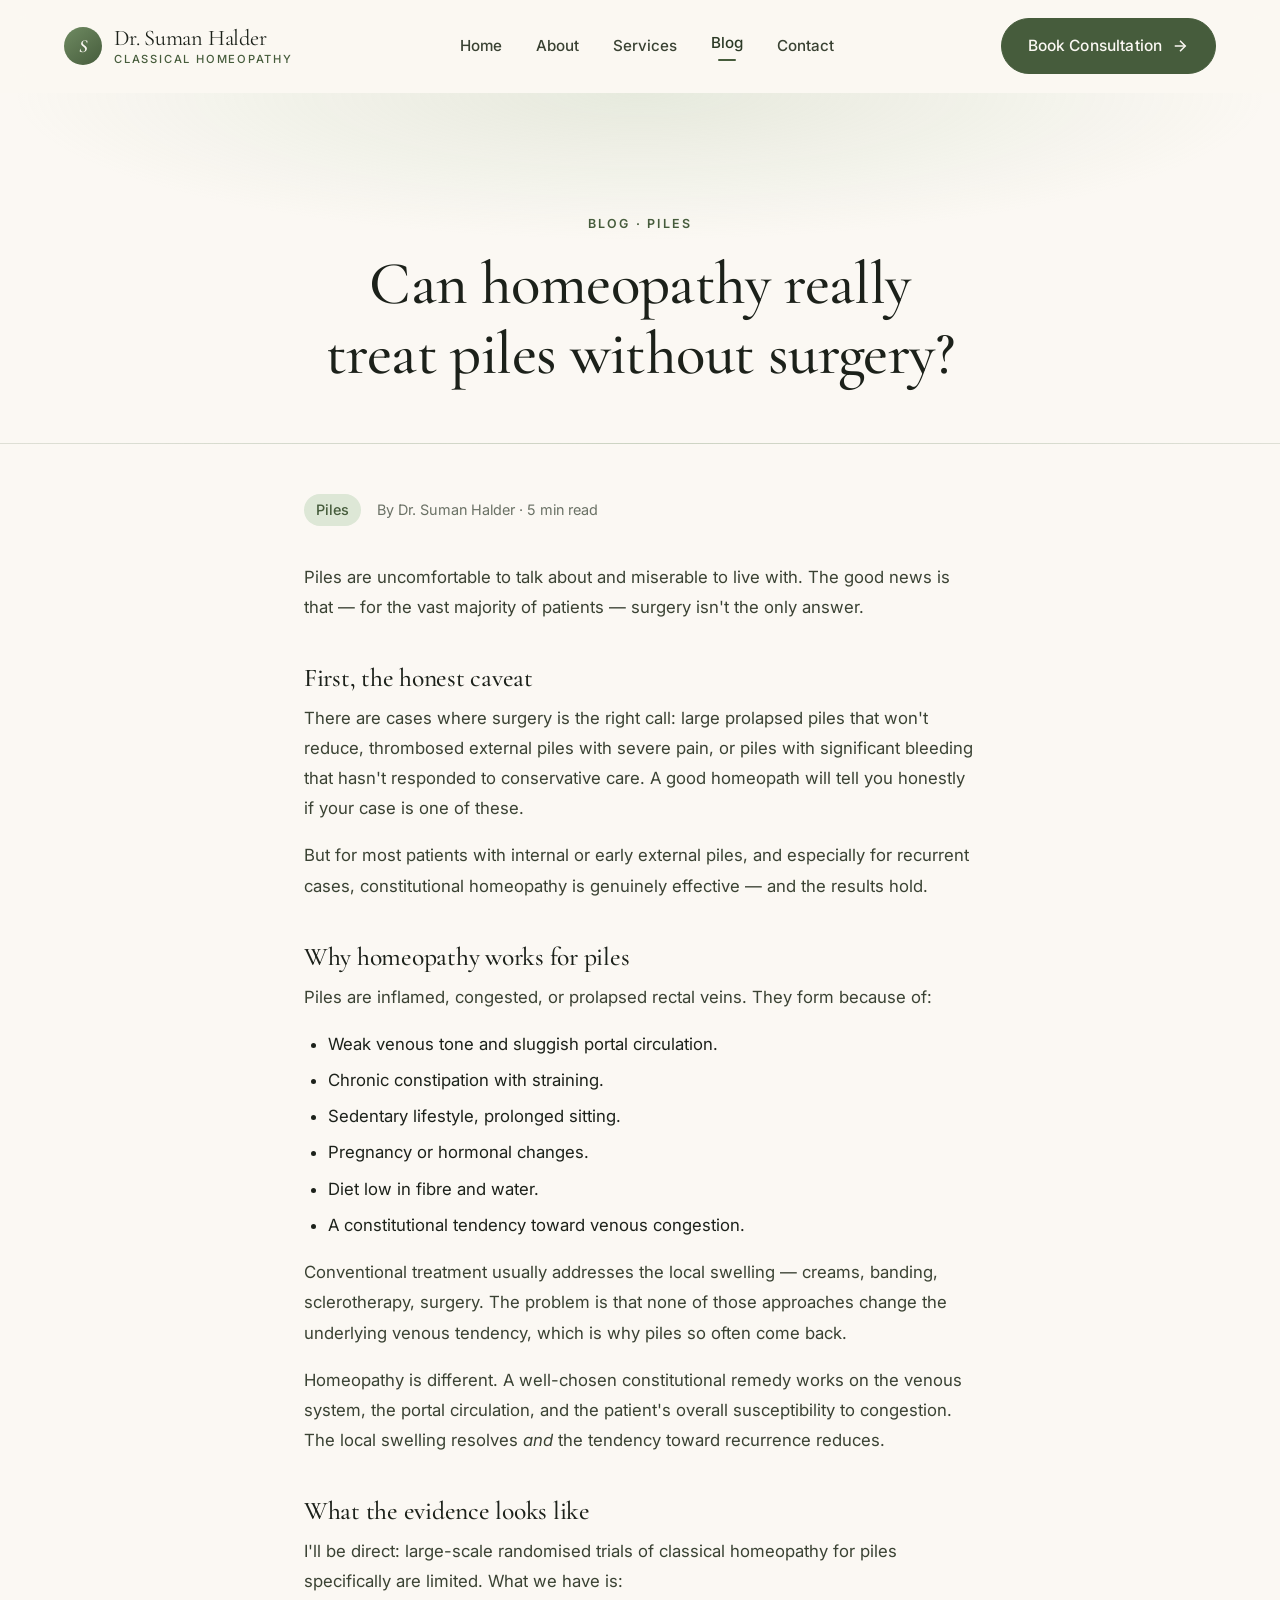
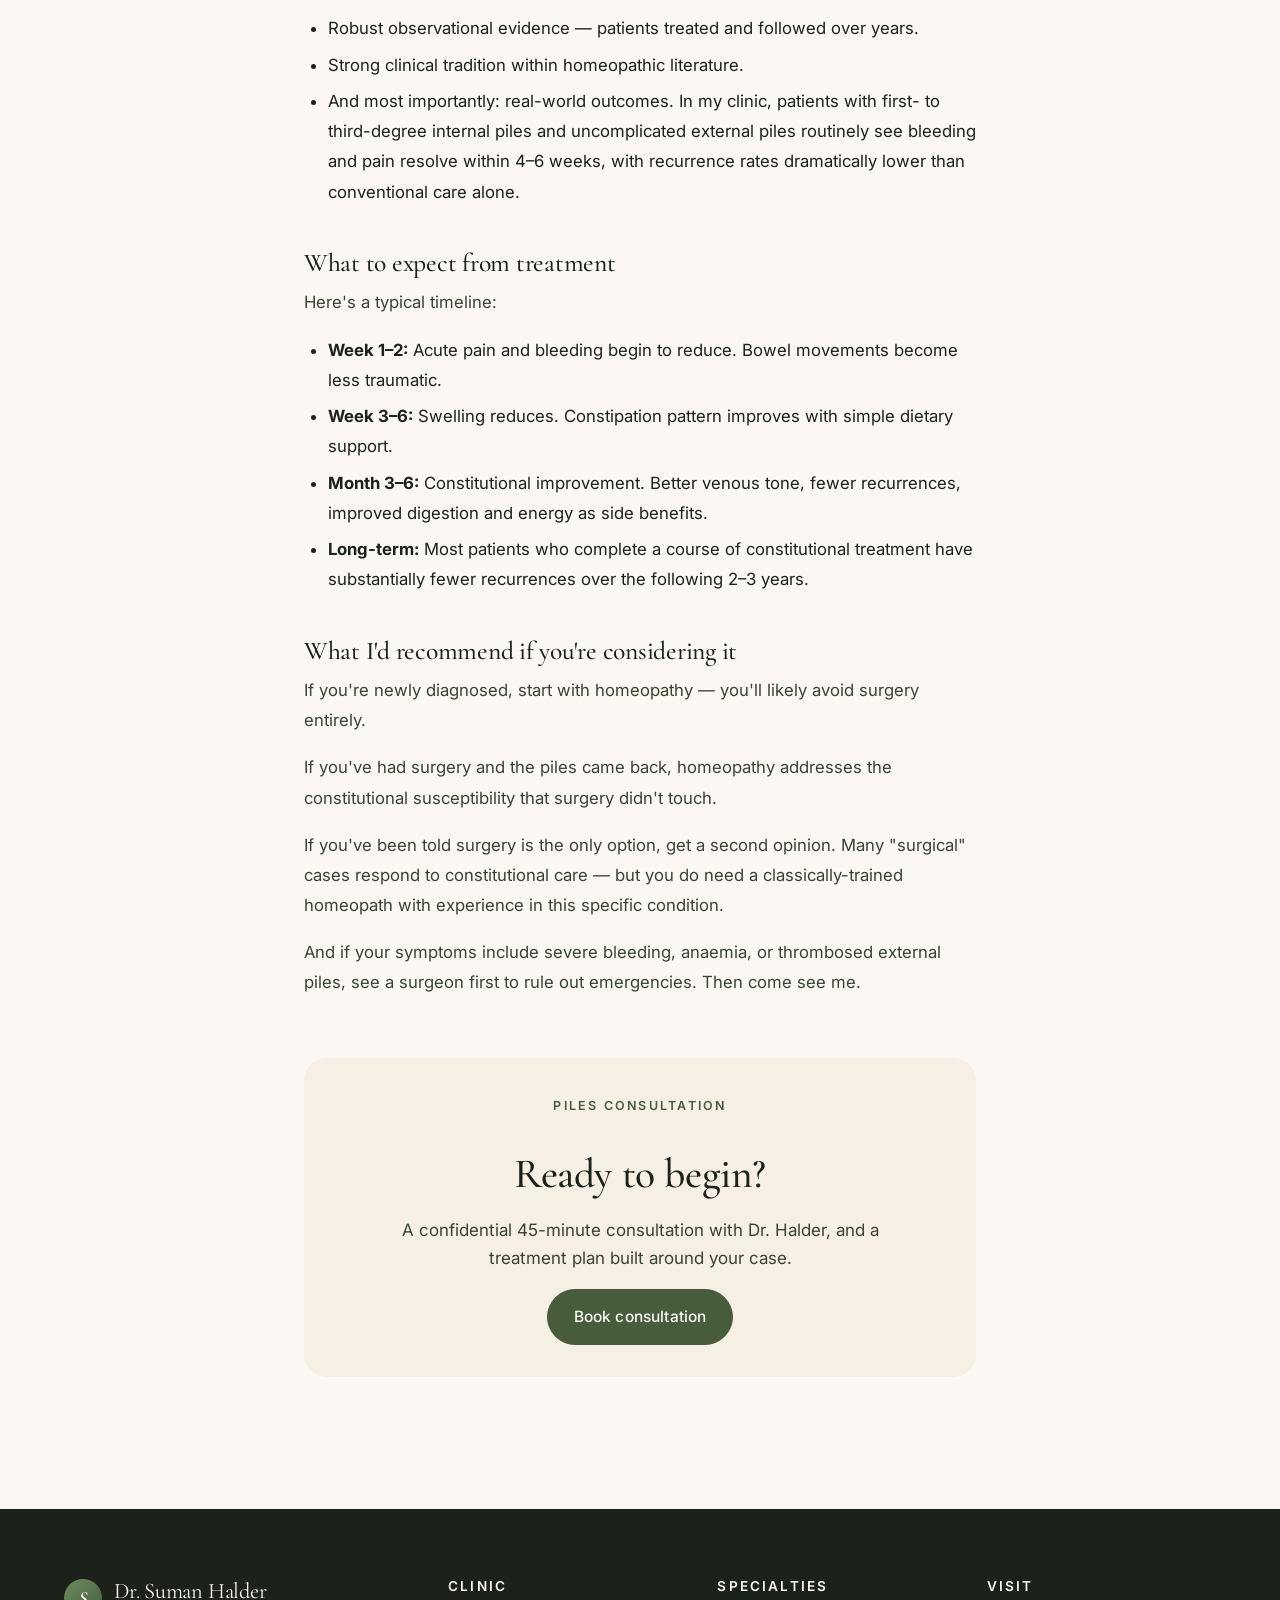
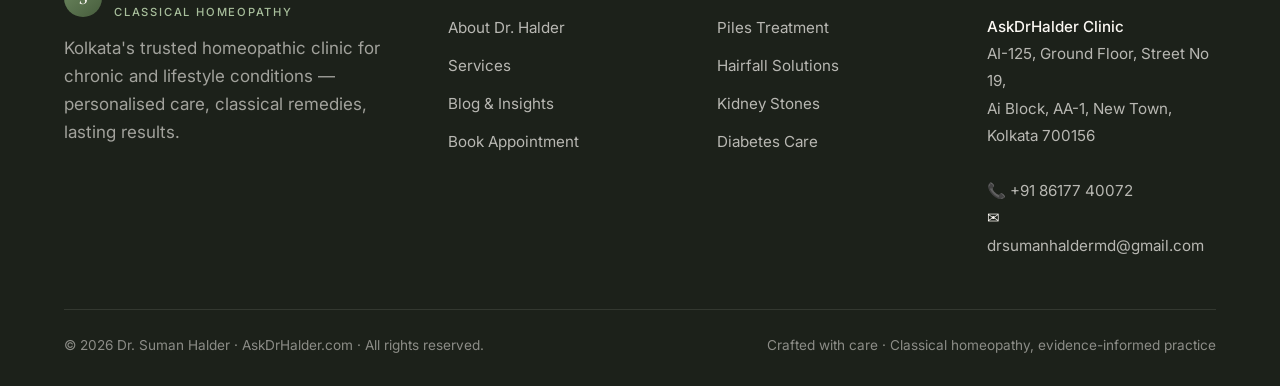
<file: blog/homeopathy-for-piles.html>
<!DOCTYPE html>
<html lang="en" data-page="blog">
<head>
  <meta charset="UTF-8" />
  <meta name="viewport" content="width=device-width, initial-scale=1" />
  <title>Can homeopathy really treat piles without surgery? · Dr. Suman Halder</title>
  <meta name="description" content="An honest, evidence-based answer on what homeopathy can and can't do for piles, fissures, and fistulas — and what to expect from treatment." />
  <meta name="theme-color" content="#465c3c" />
  <link rel="preconnect" href="https://fonts.googleapis.com" />
  <link rel="preconnect" href="https://fonts.gstatic.com" crossorigin />
  <link href="https://fonts.googleapis.com/css2?family=Cormorant+Garamond:ital,wght@0,400;0,500;0,600;1,400;1,500&family=Inter:wght@400;500;600;700&display=swap" rel="stylesheet" />
  <link rel="stylesheet" href="../assets/css/styles.css" />
  <link rel="icon" type="image/svg+xml" href="data:image/svg+xml,%3Csvg xmlns='http://www.w3.org/2000/svg' viewBox='0 0 32 32'%3E%3Ccircle cx='16' cy='16' r='15' fill='%23465c3c'/%3E%3Ctext x='16' y='22' text-anchor='middle' font-family='Georgia,serif' font-style='italic' font-size='18' fill='%23fbf8f3'%3ES%3C/text%3E%3C/svg%3E" />
</head>
<body>

<section class="page-hero" style="padding-bottom: 30px;">
  <div class="container">
    <span class="eyebrow"><a href="index.html">Blog</a> · Piles</span>
    <h1 style="max-width: 22ch;">Can homeopathy really treat piles without surgery?</h1>
  </div>
</section>

<article class="article section" style="padding-top: 30px;">
  <div class="container container--narrow">
    <div class="article-meta">
      <span class="pill">Piles</span>
      <span>By Dr. Suman Halder · 5 min read</span>
    </div>

    <div class="article-body">
      <p class="lead">Piles are uncomfortable to talk about and miserable to live with. The good news is that — for the vast majority of patients — surgery isn't the only answer.</p>

      <h2>First, the honest caveat</h2>
      <p>There are cases where surgery is the right call: large prolapsed piles that won't reduce, thrombosed external piles with severe pain, or piles with significant bleeding that hasn't responded to conservative care. A good homeopath will tell you honestly if your case is one of these.</p>

      <p>But for most patients with internal or early external piles, and especially for recurrent cases, constitutional homeopathy is genuinely effective — and the results hold.</p>

      <h2>Why homeopathy works for piles</h2>
      <p>Piles are inflamed, congested, or prolapsed rectal veins. They form because of:</p>
      <ul>
        <li>Weak venous tone and sluggish portal circulation.</li>
        <li>Chronic constipation with straining.</li>
        <li>Sedentary lifestyle, prolonged sitting.</li>
        <li>Pregnancy or hormonal changes.</li>
        <li>Diet low in fibre and water.</li>
        <li>A constitutional tendency toward venous congestion.</li>
      </ul>

      <p>Conventional treatment usually addresses the local swelling — creams, banding, sclerotherapy, surgery. The problem is that none of those approaches change the underlying venous tendency, which is why piles so often come back.</p>

      <p>Homeopathy is different. A well-chosen constitutional remedy works on the venous system, the portal circulation, and the patient's overall susceptibility to congestion. The local swelling resolves <em>and</em> the tendency toward recurrence reduces.</p>

      <h2>What the evidence looks like</h2>
      <p>I'll be direct: large-scale randomised trials of classical homeopathy for piles specifically are limited. What we have is:</p>
      <ul>
        <li>Robust observational evidence — patients treated and followed over years.</li>
        <li>Strong clinical tradition within homeopathic literature.</li>
        <li>And most importantly: real-world outcomes. In my clinic, patients with first- to third-degree internal piles and uncomplicated external piles routinely see bleeding and pain resolve within 4–6 weeks, with recurrence rates dramatically lower than conventional care alone.</li>
      </ul>

      <h2>What to expect from treatment</h2>
      <p>Here's a typical timeline:</p>
      <ul>
        <li><strong>Week 1–2:</strong> Acute pain and bleeding begin to reduce. Bowel movements become less traumatic.</li>
        <li><strong>Week 3–6:</strong> Swelling reduces. Constipation pattern improves with simple dietary support.</li>
        <li><strong>Month 3–6:</strong> Constitutional improvement. Better venous tone, fewer recurrences, improved digestion and energy as side benefits.</li>
        <li><strong>Long-term:</strong> Most patients who complete a course of constitutional treatment have substantially fewer recurrences over the following 2–3 years.</li>
      </ul>

      <h2>What I'd recommend if you're considering it</h2>
      <p>If you're newly diagnosed, start with homeopathy — you'll likely avoid surgery entirely.</p>
      <p>If you've had surgery and the piles came back, homeopathy addresses the constitutional susceptibility that surgery didn't touch.</p>
      <p>If you've been told surgery is the only option, get a second opinion. Many "surgical" cases respond to constitutional care — but you do need a classically-trained homeopath with experience in this specific condition.</p>

      <p>And if your symptoms include severe bleeding, anaemia, or thrombosed external piles, see a surgeon first to rule out emergencies. Then come see me.</p>
    </div>

    <div style="margin: 60px 0 30px; padding: 32px; background: var(--cream-100); border-radius: var(--radius-lg); text-align: center;">
      <span class="eyebrow">Piles consultation</span>
      <h2 style="margin-top: 0.5em;">Ready to begin?</h2>
      <p style="max-width: 50ch; margin-inline: auto;">A confidential 45-minute consultation with Dr. Halder, and a treatment plan built around your case.</p>
      <a href="../contact.html" class="btn btn--primary">Book consultation</a>
    </div>
  </div>
</article>

<script src="../assets/js/main.js"></script>
</body>
</html>
</file>
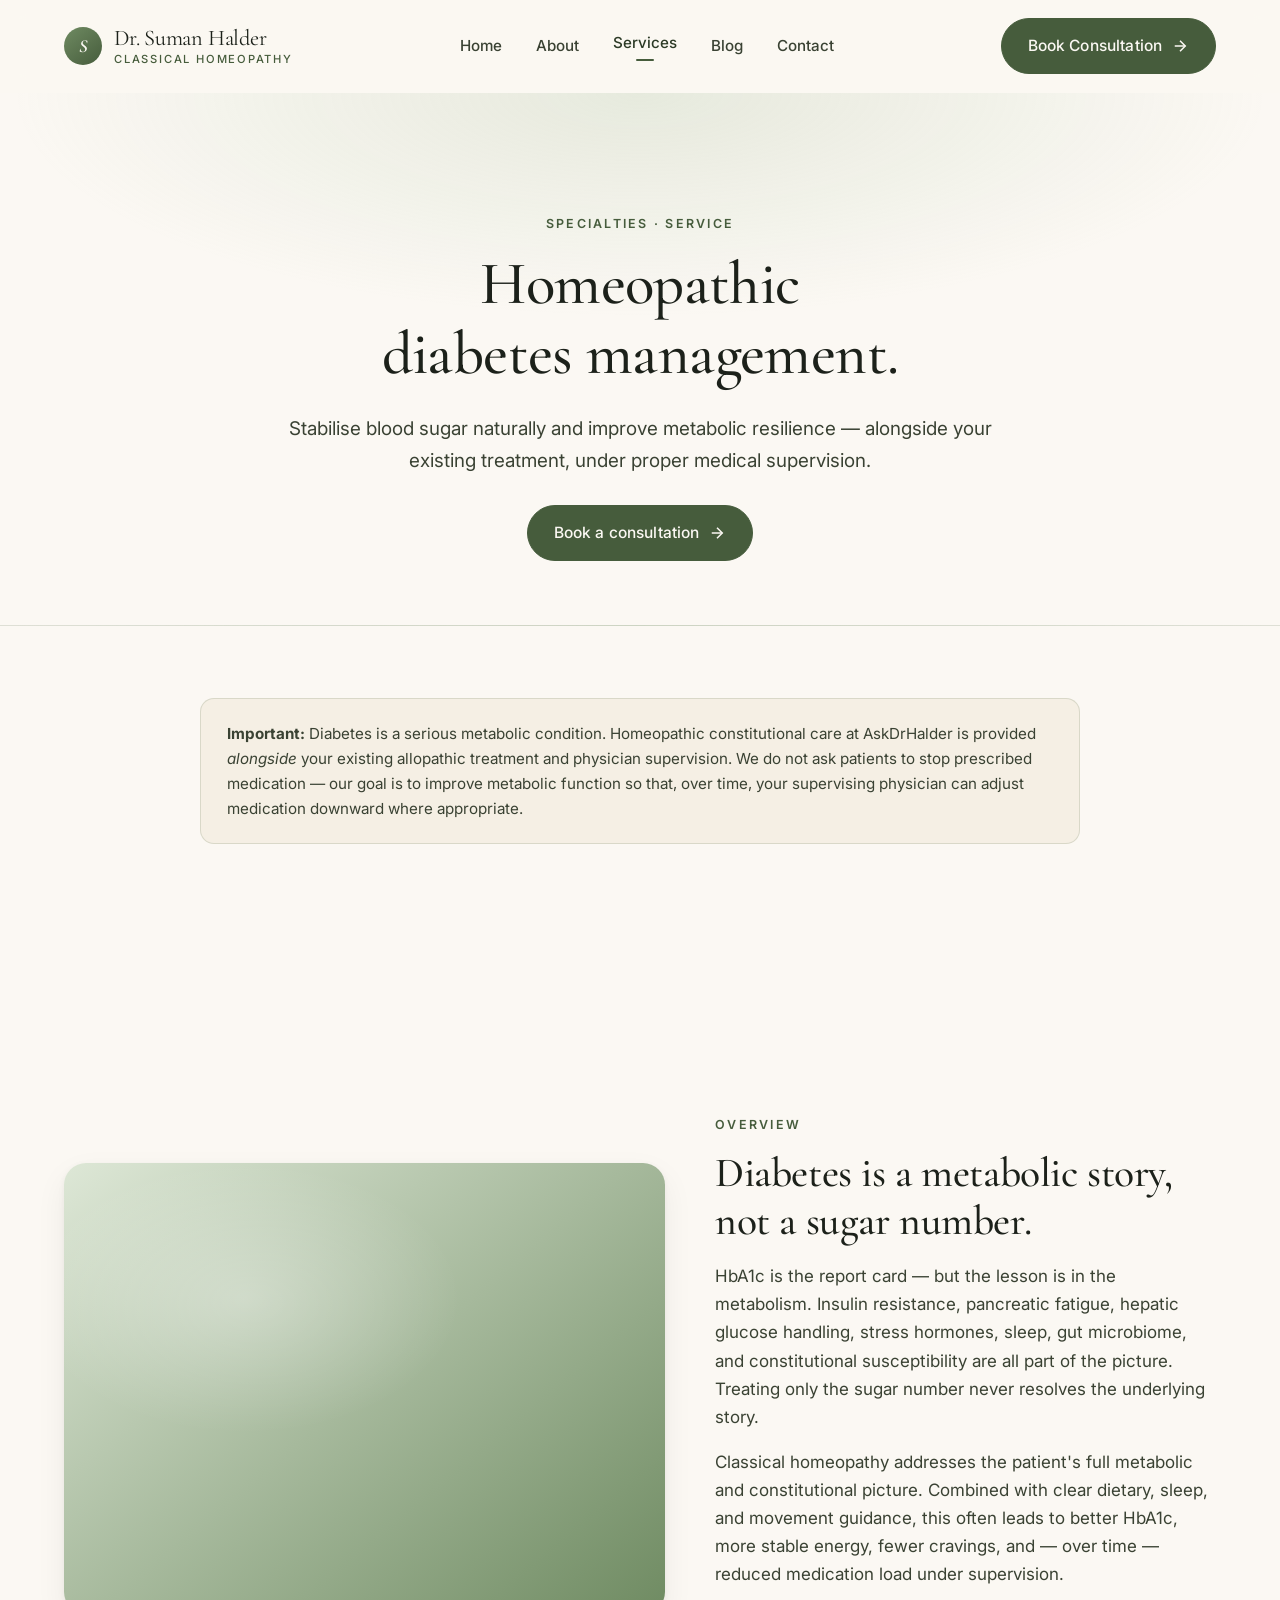
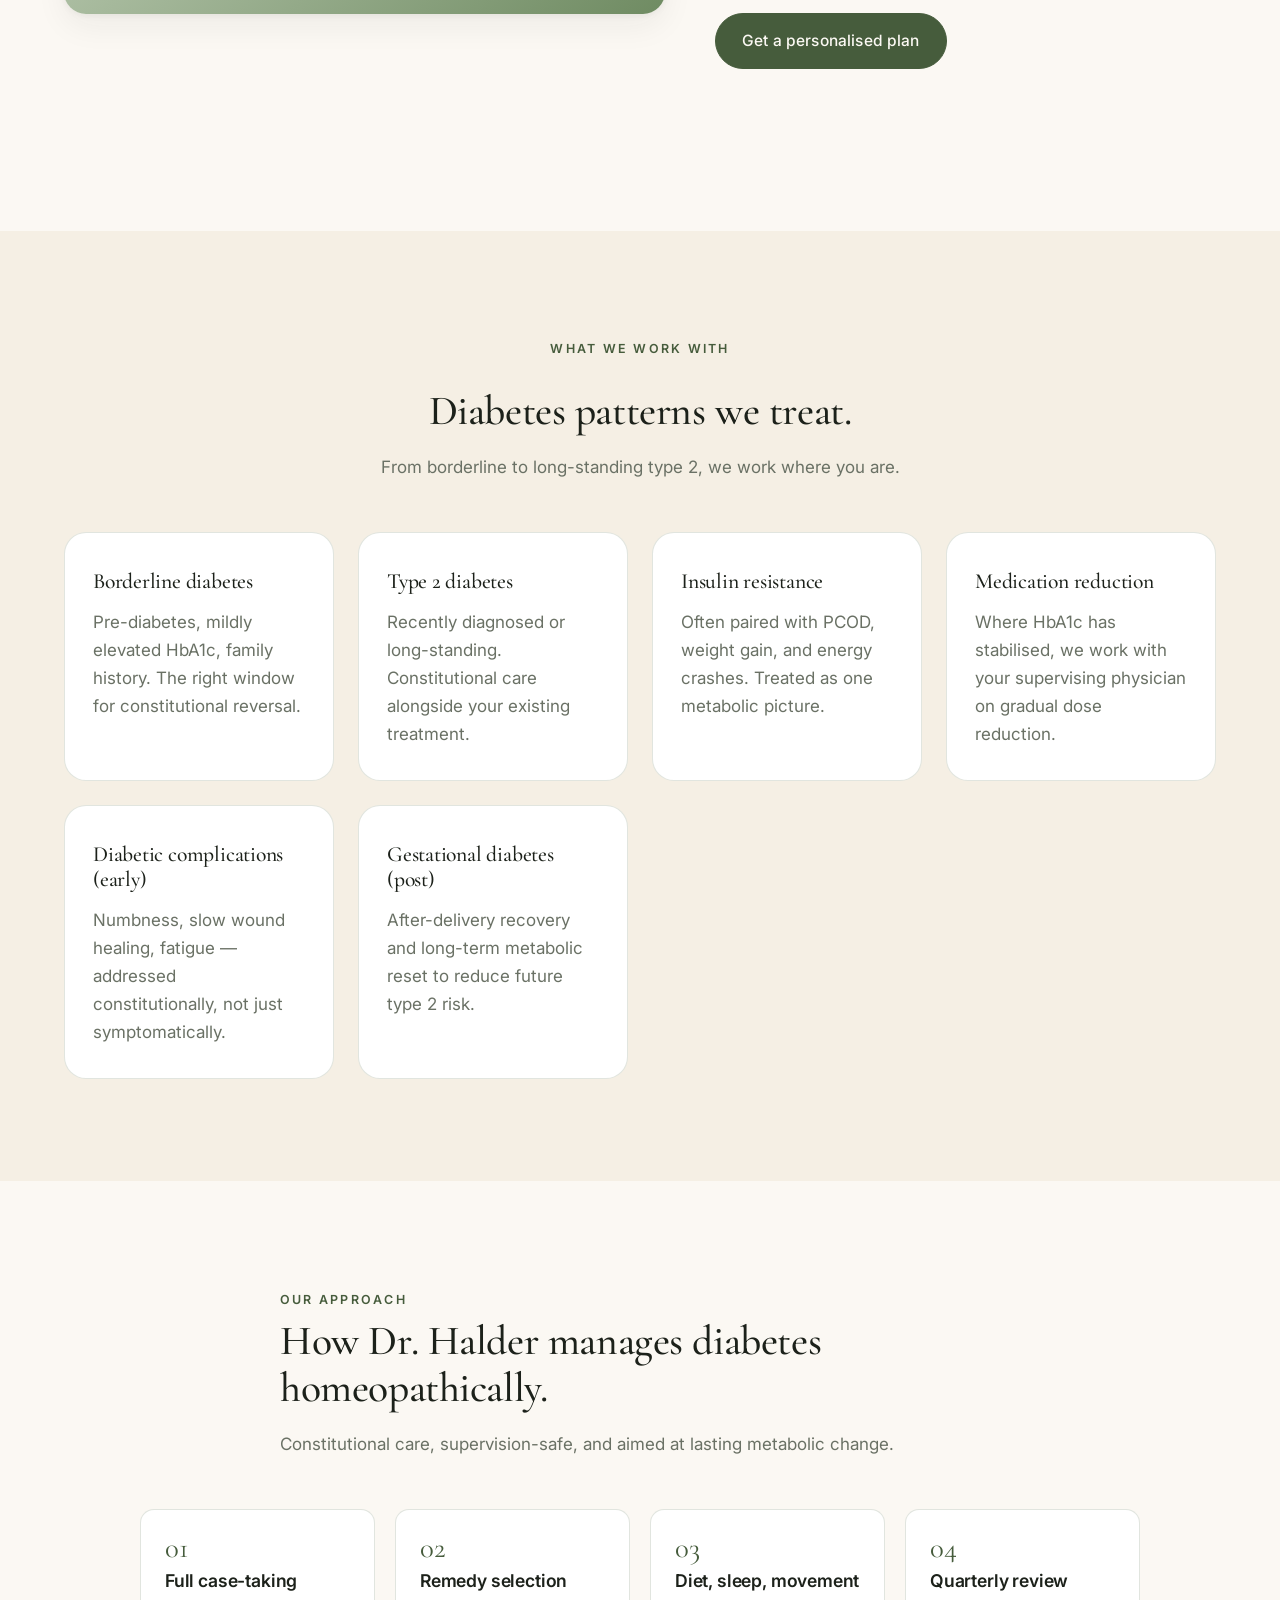
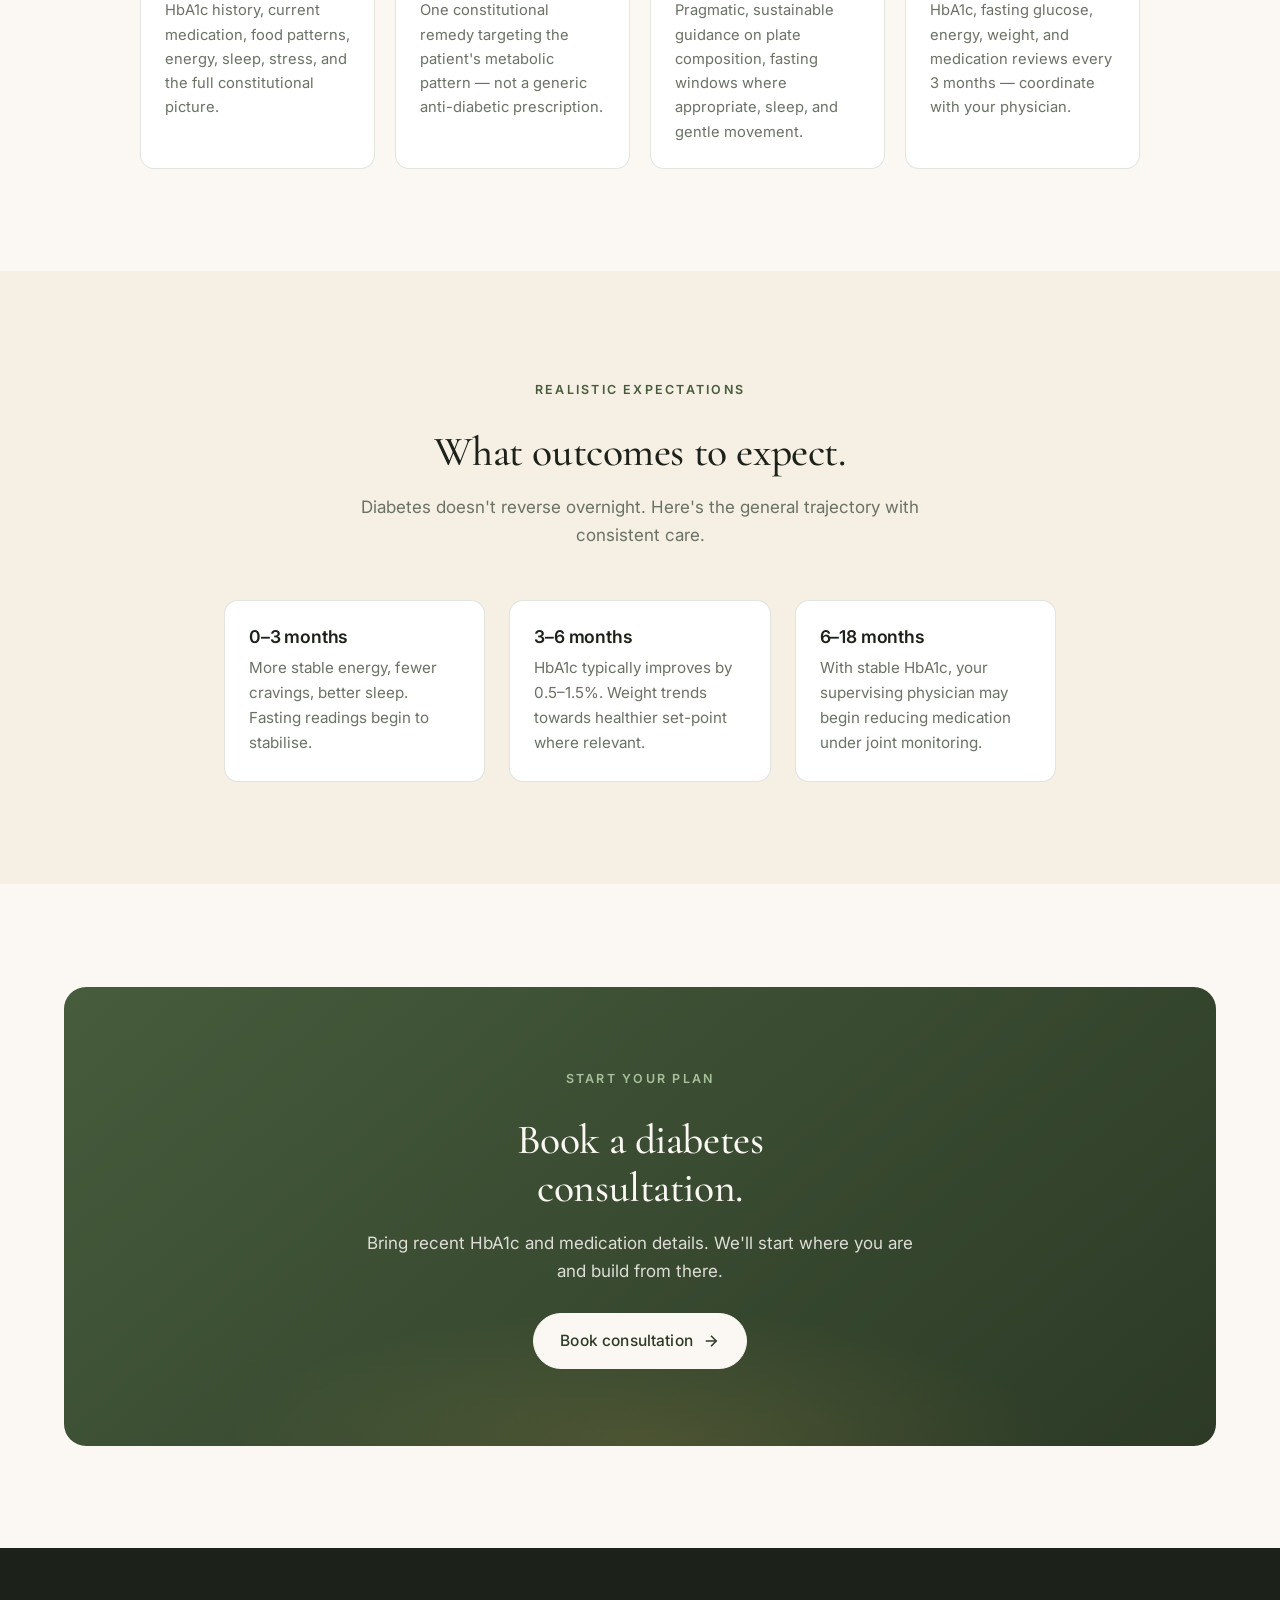
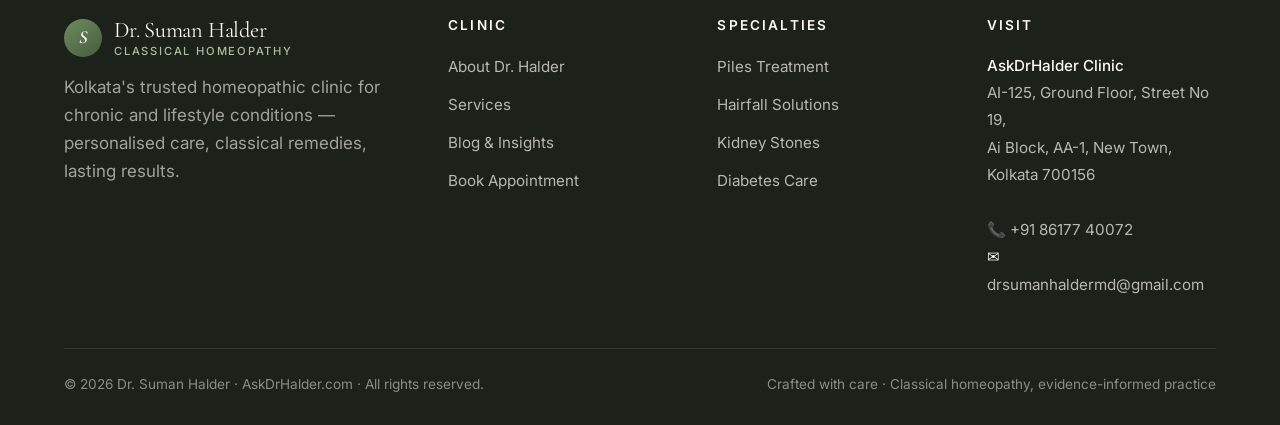
<file: services/diabetes-management.html>
<!DOCTYPE html>
<html lang="en" data-page="services">
<head>
  <meta charset="UTF-8" />
  <meta name="viewport" content="width=device-width, initial-scale=1" />
  <title>Diabetes Management · Dr. Suman Halder · Homeopathy in Kolkata</title>
  <meta name="description" content="Constitutional homeopathic care for type 2 diabetes, borderline diabetes, and insulin resistance in Kolkata — to stabilise blood sugar and reduce medication load under supervision." />
  <meta name="theme-color" content="#465c3c" />
  <link rel="preconnect" href="https://fonts.googleapis.com" />
  <link rel="preconnect" href="https://fonts.gstatic.com" crossorigin />
  <link href="https://fonts.googleapis.com/css2?family=Cormorant+Garamond:ital,wght@0,400;0,500;0,600;1,400;1,500&family=Inter:wght@400;500;600;700&display=swap" rel="stylesheet" />
  <link rel="stylesheet" href="../assets/css/styles.css" />
  <link rel="icon" type="image/svg+xml" href="data:image/svg+xml,%3Csvg xmlns='http://www.w3.org/2000/svg' viewBox='0 0 32 32'%3E%3Ccircle cx='16' cy='16' r='15' fill='%23465c3c'/%3E%3Ctext x='16' y='22' text-anchor='middle' font-family='Georgia,serif' font-style='italic' font-size='18' fill='%23fbf8f3'%3ES%3C/text%3E%3C/svg%3E" />
</head>
<body>

<section class="page-hero">
  <div class="container">
    <span class="eyebrow"><a href="index.html">Specialties</a> · Service</span>
    <h1>Homeopathic diabetes management.</h1>
    <p class="lead">Stabilise blood sugar naturally and improve metabolic resilience — alongside your existing treatment, under proper medical supervision.</p>
    <div class="hero-cta" style="justify-content:center;">
      <a href="../contact.html" class="btn btn--primary">Book a consultation
        <svg viewBox="0 0 24 24" fill="none" stroke="currentColor" stroke-width="2"><line x1="5" y1="12" x2="19" y2="12"/><polyline points="12 5 19 12 12 19"/></svg>
      </a>
    </div>
  </div>
</section>

<section class="section">
  <div class="container container--narrow" style="background: var(--cream-100); border: 1px solid var(--border); border-radius: var(--radius); padding: 22px 26px; margin-top: -30px;">
    <p style="margin: 0; font-size: 0.95rem;"><strong>Important:</strong> Diabetes is a serious metabolic condition. Homeopathic constitutional care at AskDrHalder is provided <em>alongside</em> your existing allopathic treatment and physician supervision. We do not ask patients to stop prescribed medication — our goal is to improve metabolic function so that, over time, your supervising physician can adjust medication downward where appropriate.</p>
  </div>
</section>

<section class="section">
  <div class="container">
    <div class="service-detail-hero">
      <div class="visual reveal" aria-hidden="true"></div>
      <div class="reveal">
        <span class="eyebrow">Overview</span>
        <h2>Diabetes is a metabolic story, not a sugar number.</h2>
        <p>HbA1c is the report card — but the lesson is in the metabolism. Insulin resistance, pancreatic fatigue, hepatic glucose handling, stress hormones, sleep, gut microbiome, and constitutional susceptibility are all part of the picture. Treating only the sugar number never resolves the underlying story.</p>
        <p>Classical homeopathy addresses the patient's full metabolic and constitutional picture. Combined with clear dietary, sleep, and movement guidance, this often leads to better HbA1c, more stable energy, fewer cravings, and — over time — reduced medication load under supervision.</p>
        <a href="../contact.html" class="btn btn--primary" style="margin-top:8px;">Get a personalised plan</a>
      </div>
    </div>
  </div>
</section>

<section class="section section--alt">
  <div class="container">
    <div class="section-head section-head--center reveal">
      <span class="eyebrow">What we work with</span>
      <h2>Diabetes patterns we treat.</h2>
      <p>From borderline to long-standing type 2, we work where you are.</p>
    </div>
    <div class="services-grid">
      <div class="service-card reveal">
        <h3>Borderline diabetes</h3>
        <p>Pre-diabetes, mildly elevated HbA1c, family history. The right window for constitutional reversal.</p>
      </div>
      <div class="service-card reveal">
        <h3>Type 2 diabetes</h3>
        <p>Recently diagnosed or long-standing. Constitutional care alongside your existing treatment.</p>
      </div>
      <div class="service-card reveal">
        <h3>Insulin resistance</h3>
        <p>Often paired with PCOD, weight gain, and energy crashes. Treated as one metabolic picture.</p>
      </div>
      <div class="service-card reveal">
        <h3>Medication reduction</h3>
        <p>Where HbA1c has stabilised, we work with your supervising physician on gradual dose reduction.</p>
      </div>
      <div class="service-card reveal">
        <h3>Diabetic complications (early)</h3>
        <p>Numbness, slow wound healing, fatigue — addressed constitutionally, not just symptomatically.</p>
      </div>
      <div class="service-card reveal">
        <h3>Gestational diabetes (post)</h3>
        <p>After-delivery recovery and long-term metabolic reset to reduce future type 2 risk.</p>
      </div>
    </div>
  </div>
</section>

<section class="section">
  <div class="container">
    <div class="section-head section-head--left reveal" style="max-width: 720px; margin-inline: auto;">
      <span class="eyebrow">Our approach</span>
      <h2>How Dr. Halder manages diabetes homeopathically.</h2>
      <p>Constitutional care, supervision-safe, and aimed at lasting metabolic change.</p>
    </div>
    <div class="process" style="max-width: 1000px; margin-inline: auto;">
      <div class="process-step reveal">
        <span class="step-num">01</span>
        <h4>Full case-taking</h4>
        <p>HbA1c history, current medication, food patterns, energy, sleep, stress, and the full constitutional picture.</p>
      </div>
      <div class="process-step reveal">
        <span class="step-num">02</span>
        <h4>Remedy selection</h4>
        <p>One constitutional remedy targeting the patient's metabolic pattern — not a generic anti-diabetic prescription.</p>
      </div>
      <div class="process-step reveal">
        <span class="step-num">03</span>
        <h4>Diet, sleep, movement</h4>
        <p>Pragmatic, sustainable guidance on plate composition, fasting windows where appropriate, sleep, and gentle movement.</p>
      </div>
      <div class="process-step reveal">
        <span class="step-num">04</span>
        <h4>Quarterly review</h4>
        <p>HbA1c, fasting glucose, energy, weight, and medication reviews every 3 months — coordinate with your physician.</p>
      </div>
    </div>
  </div>
</section>

<section class="section section--alt">
  <div class="container container--narrow">
    <div class="section-head section-head--center reveal">
      <span class="eyebrow">Realistic expectations</span>
      <h2>What outcomes to expect.</h2>
      <p>Diabetes doesn't reverse overnight. Here's the general trajectory with consistent care.</p>
    </div>
    <div class="values-grid">
      <div class="value-card reveal">
        <h4>0–3 months</h4>
        <p>More stable energy, fewer cravings, better sleep. Fasting readings begin to stabilise.</p>
      </div>
      <div class="value-card reveal">
        <h4>3–6 months</h4>
        <p>HbA1c typically improves by 0.5–1.5%. Weight trends towards healthier set-point where relevant.</p>
      </div>
      <div class="value-card reveal">
        <h4>6–18 months</h4>
        <p>With stable HbA1c, your supervising physician may begin reducing medication under joint monitoring.</p>
      </div>
    </div>
  </div>
</section>

<section class="section">
  <div class="container">
    <div class="cta-block reveal">
      <span class="eyebrow" style="color: var(--sage-300);">Start your plan</span>
      <h2>Book a diabetes consultation.</h2>
      <p>Bring recent HbA1c and medication details. We'll start where you are and build from there.</p>
      <div class="hero-cta">
        <a href="../contact.html" class="btn btn--light">Book consultation
          <svg viewBox="0 0 24 24" fill="none" stroke="currentColor" stroke-width="2"><line x1="5" y1="12" x2="19" y2="12"/><polyline points="12 5 19 12 12 19"/></svg>
        </a>
      </div>
    </div>
  </div>
</section>

<script src="../assets/js/main.js"></script>
</body>
</html>
</file>
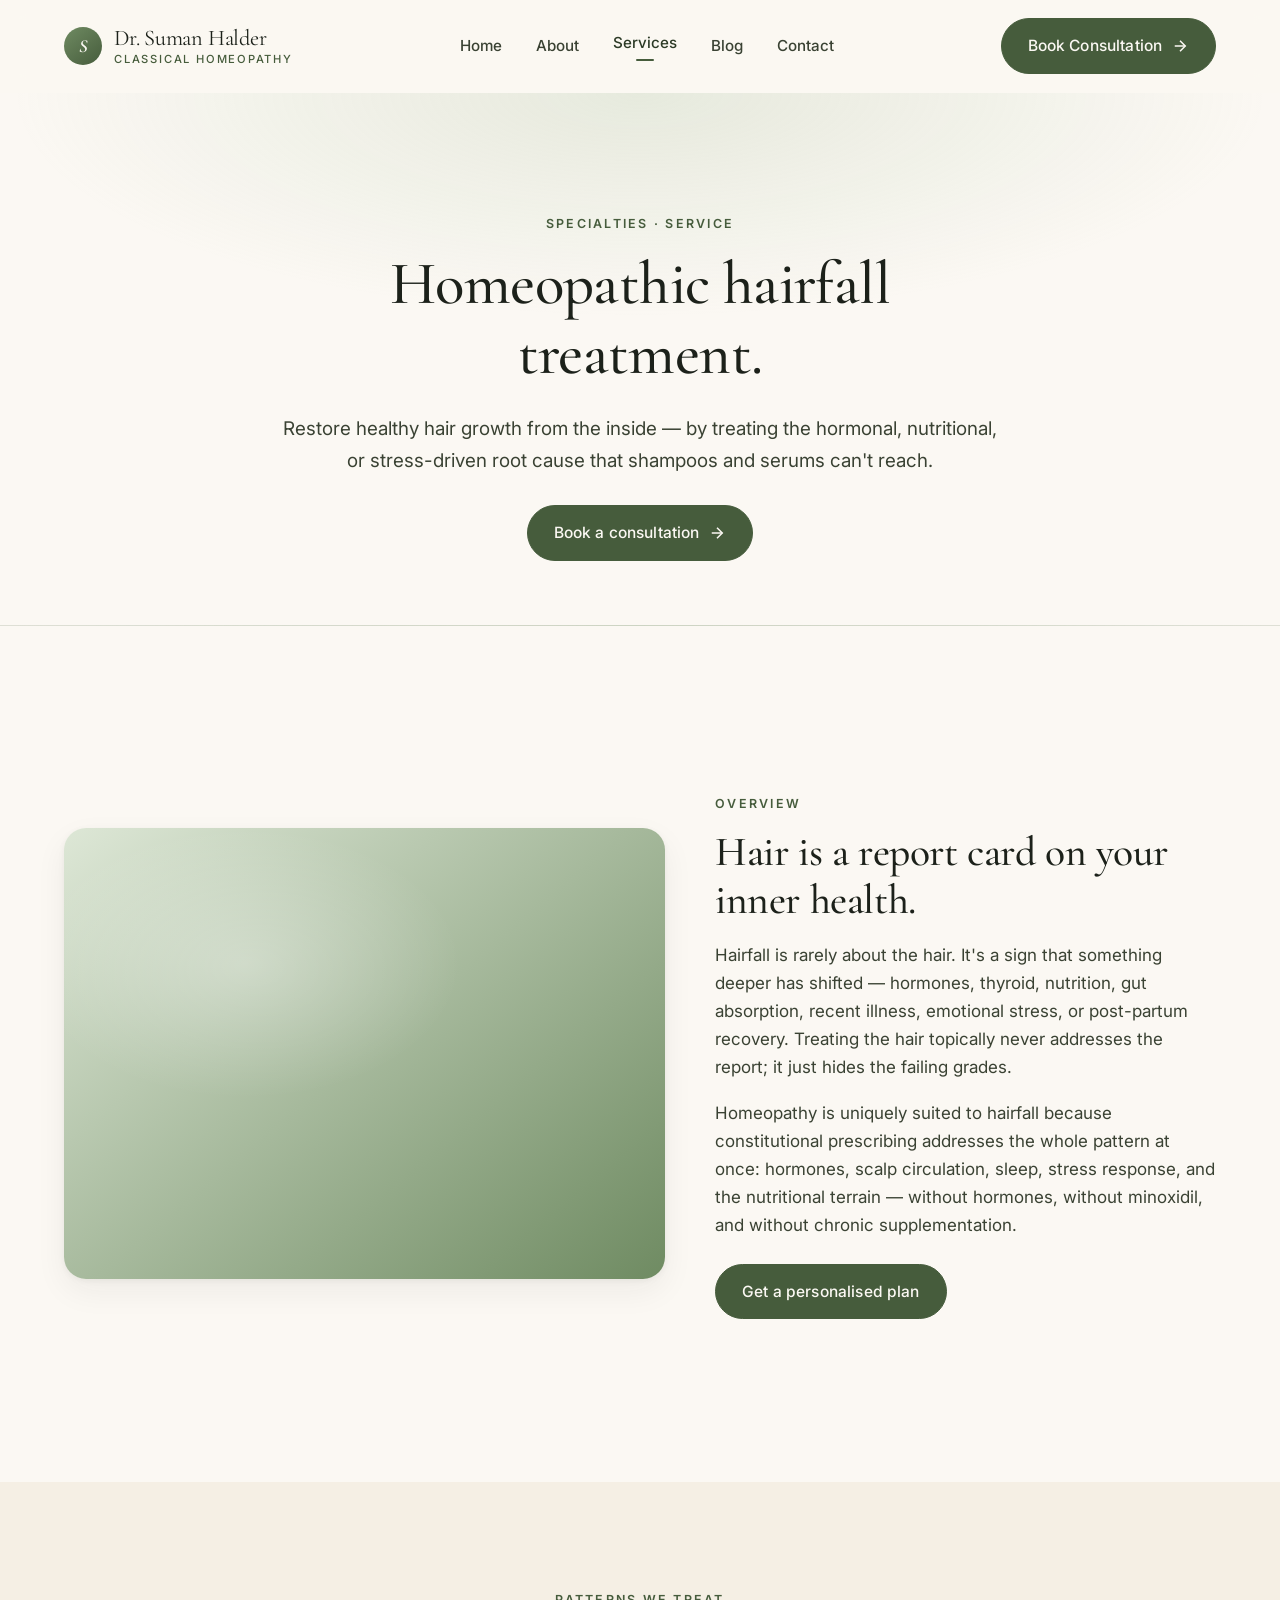
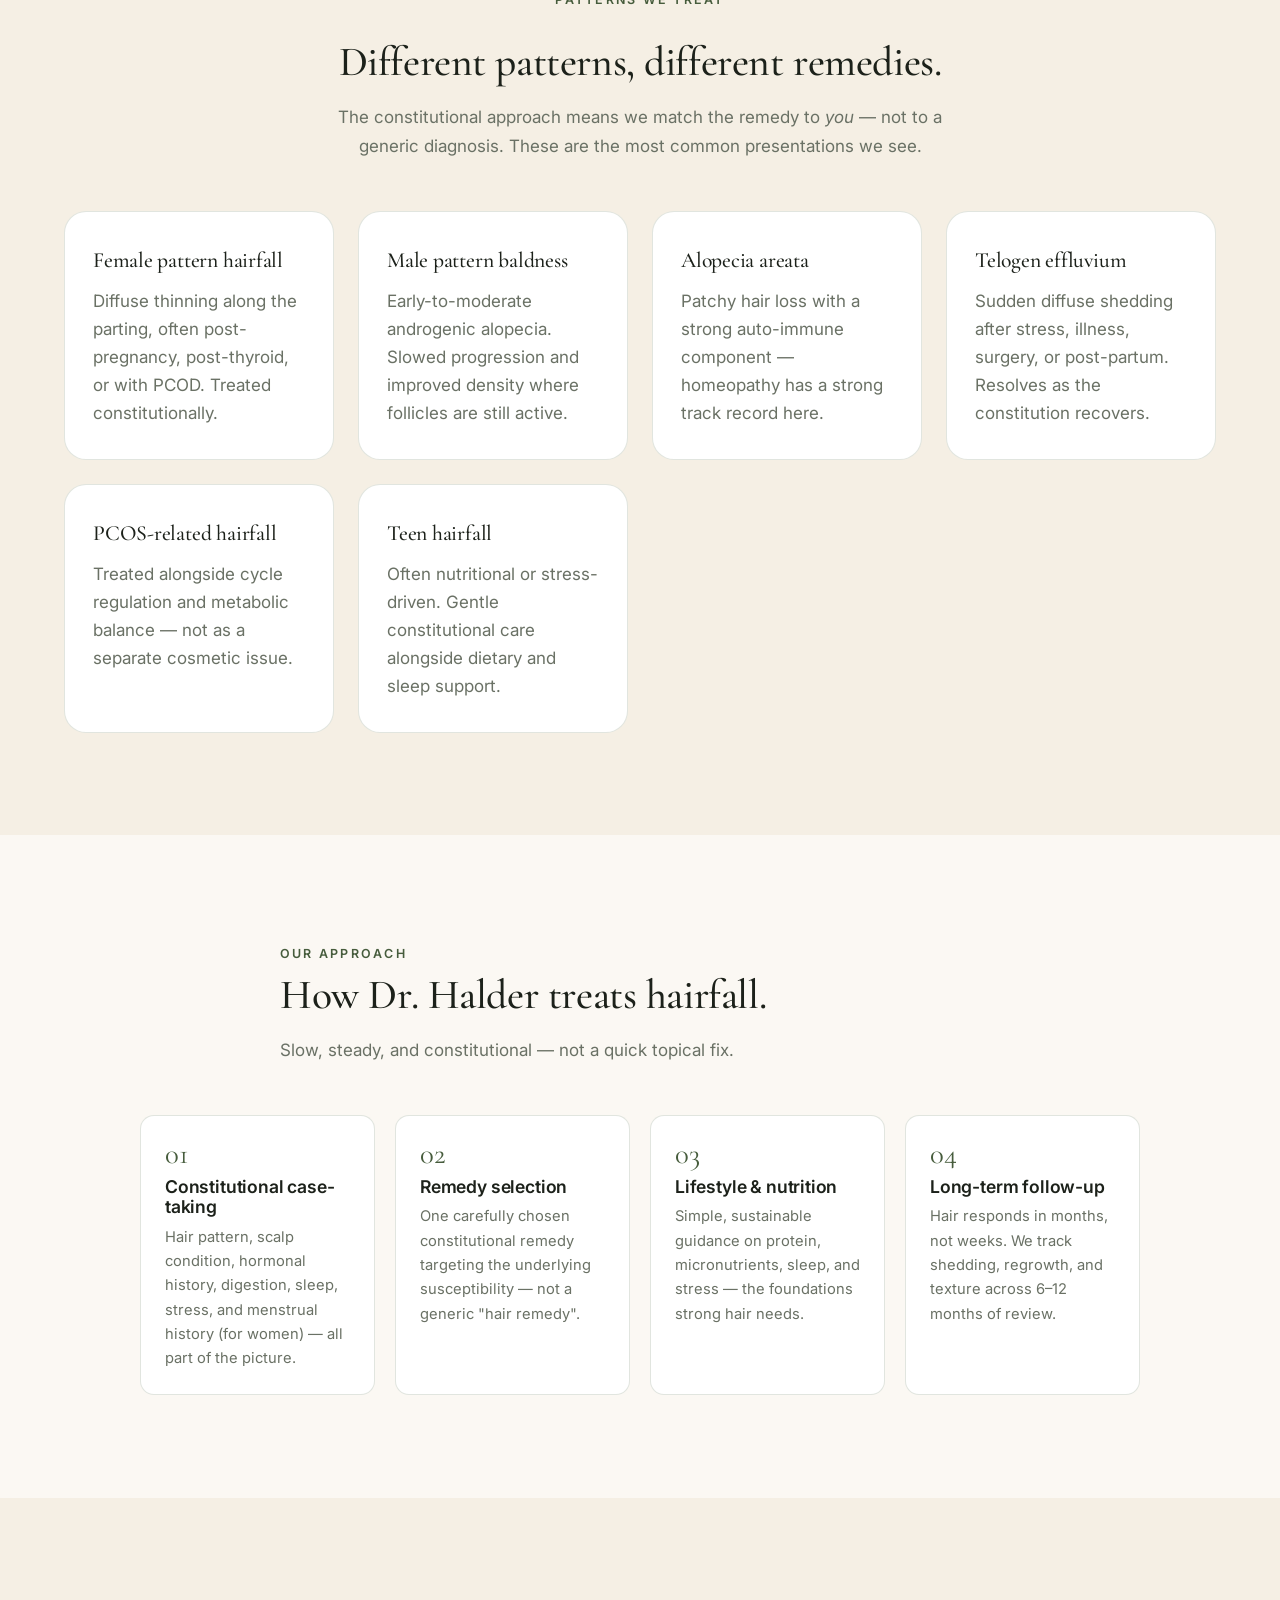
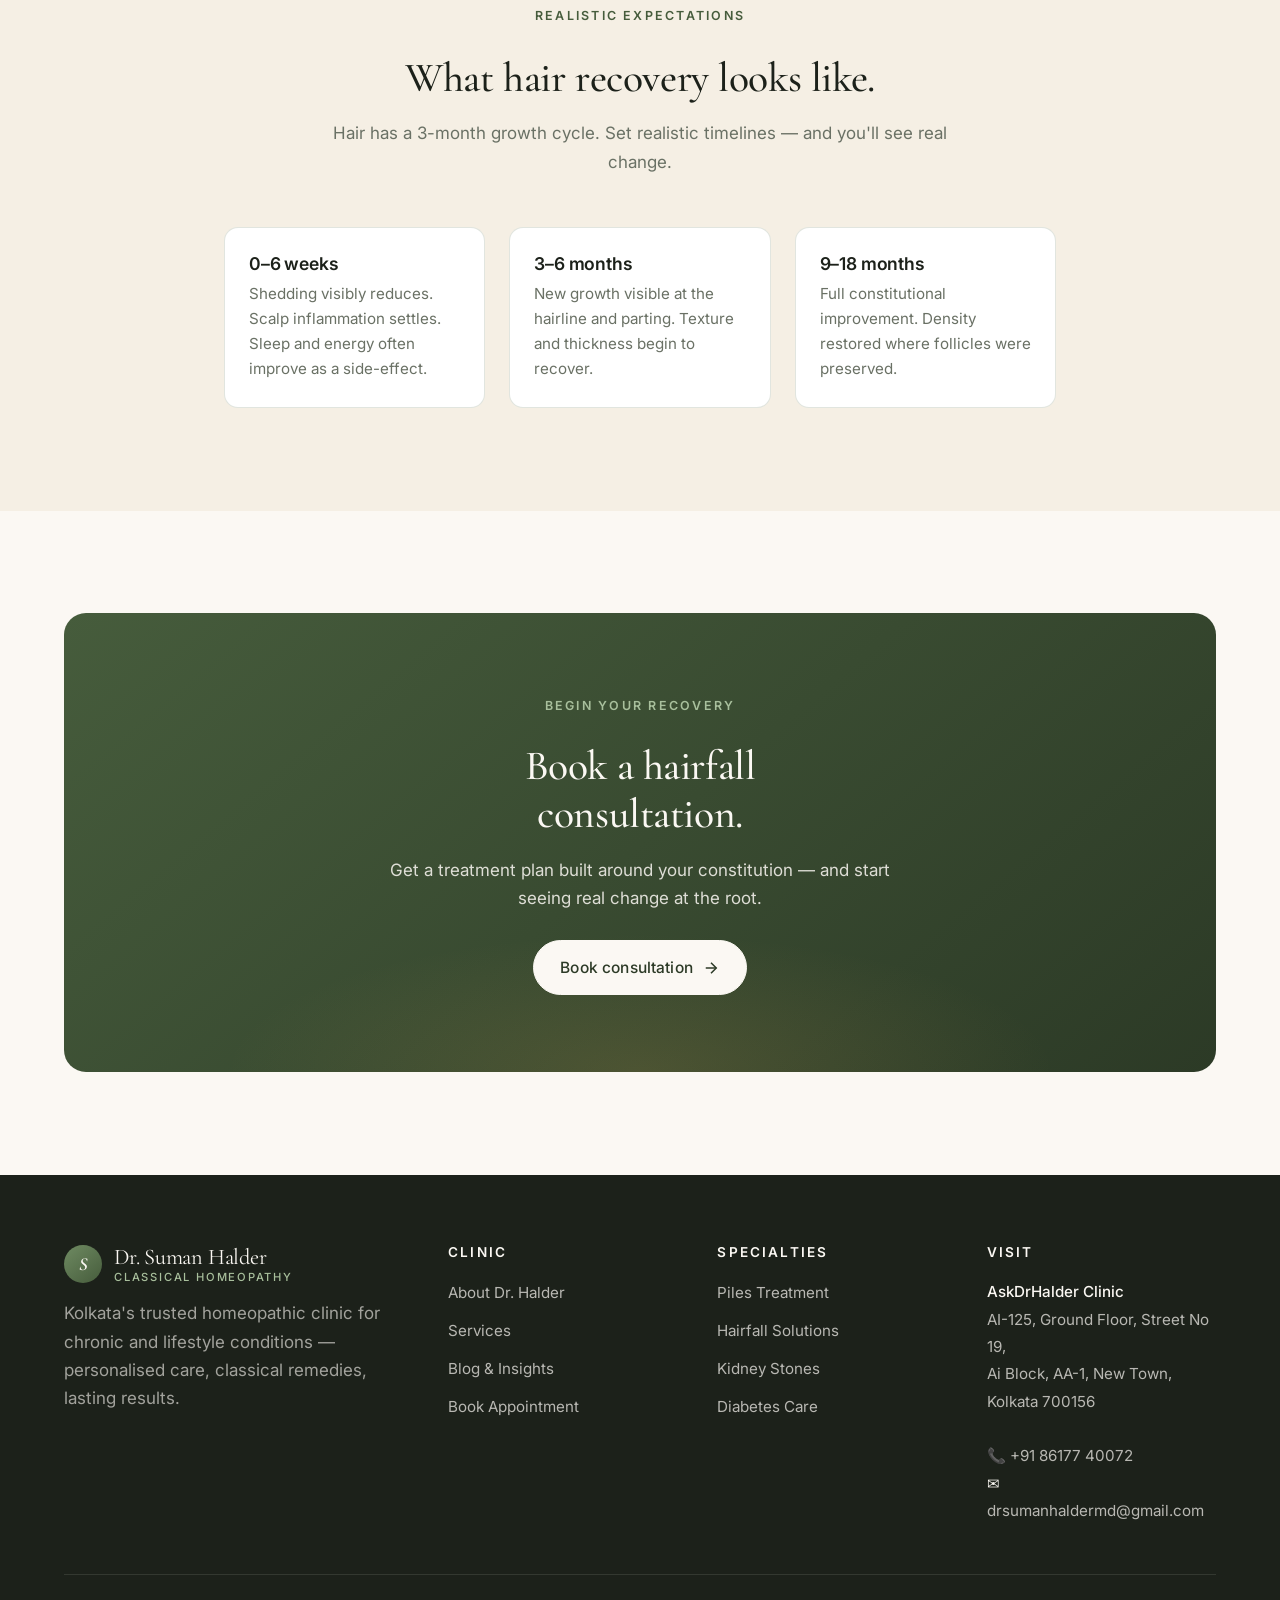
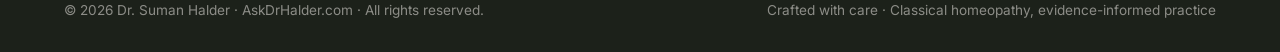
<file: services/hairfall-solutions.html>
<!DOCTYPE html>
<html lang="en" data-page="services">
<head>
  <meta charset="UTF-8" />
  <meta name="viewport" content="width=device-width, initial-scale=1" />
  <title>Hairfall Solutions · Dr. Suman Halder · Homeopathy in Kolkata</title>
  <meta name="description" content="Homeopathic treatment for hairfall, alopecia, and thinning in men and women — addressing hormonal, nutritional, and stress-related causes from the inside out." />
  <meta name="theme-color" content="#465c3c" />
  <link rel="preconnect" href="https://fonts.googleapis.com" />
  <link rel="preconnect" href="https://fonts.gstatic.com" crossorigin />
  <link href="https://fonts.googleapis.com/css2?family=Cormorant+Garamond:ital,wght@0,400;0,500;0,600;1,400;1,500&family=Inter:wght@400;500;600;700&display=swap" rel="stylesheet" />
  <link rel="stylesheet" href="../assets/css/styles.css" />
  <link rel="icon" type="image/svg+xml" href="data:image/svg+xml,%3Csvg xmlns='http://www.w3.org/2000/svg' viewBox='0 0 32 32'%3E%3Ccircle cx='16' cy='16' r='15' fill='%23465c3c'/%3E%3Ctext x='16' y='22' text-anchor='middle' font-family='Georgia,serif' font-style='italic' font-size='18' fill='%23fbf8f3'%3ES%3C/text%3E%3C/svg%3E" />
</head>
<body>

<section class="page-hero">
  <div class="container">
    <span class="eyebrow"><a href="index.html">Specialties</a> · Service</span>
    <h1>Homeopathic hairfall treatment.</h1>
    <p class="lead">Restore healthy hair growth from the inside — by treating the hormonal, nutritional, or stress-driven root cause that shampoos and serums can't reach.</p>
    <div class="hero-cta" style="justify-content:center;">
      <a href="../contact.html" class="btn btn--primary">Book a consultation
        <svg viewBox="0 0 24 24" fill="none" stroke="currentColor" stroke-width="2"><line x1="5" y1="12" x2="19" y2="12"/><polyline points="12 5 19 12 12 19"/></svg>
      </a>
    </div>
  </div>
</section>

<section class="section">
  <div class="container">
    <div class="service-detail-hero">
      <div class="visual reveal" aria-hidden="true"></div>
      <div class="reveal">
        <span class="eyebrow">Overview</span>
        <h2>Hair is a report card on your inner health.</h2>
        <p>Hairfall is rarely about the hair. It's a sign that something deeper has shifted — hormones, thyroid, nutrition, gut absorption, recent illness, emotional stress, or post-partum recovery. Treating the hair topically never addresses the report; it just hides the failing grades.</p>
        <p>Homeopathy is uniquely suited to hairfall because constitutional prescribing addresses the whole pattern at once: hormones, scalp circulation, sleep, stress response, and the nutritional terrain — without hormones, without minoxidil, and without chronic supplementation.</p>
        <a href="../contact.html" class="btn btn--primary" style="margin-top:8px;">Get a personalised plan</a>
      </div>
    </div>
  </div>
</section>

<section class="section section--alt">
  <div class="container">
    <div class="section-head section-head--center reveal">
      <span class="eyebrow">Patterns we treat</span>
      <h2>Different patterns, different remedies.</h2>
      <p>The constitutional approach means we match the remedy to <em>you</em> — not to a generic diagnosis. These are the most common presentations we see.</p>
    </div>
    <div class="services-grid">
      <div class="service-card reveal">
        <h3>Female pattern hairfall</h3>
        <p>Diffuse thinning along the parting, often post-pregnancy, post-thyroid, or with PCOD. Treated constitutionally.</p>
      </div>
      <div class="service-card reveal">
        <h3>Male pattern baldness</h3>
        <p>Early-to-moderate androgenic alopecia. Slowed progression and improved density where follicles are still active.</p>
      </div>
      <div class="service-card reveal">
        <h3>Alopecia areata</h3>
        <p>Patchy hair loss with a strong auto-immune component — homeopathy has a strong track record here.</p>
      </div>
      <div class="service-card reveal">
        <h3>Telogen effluvium</h3>
        <p>Sudden diffuse shedding after stress, illness, surgery, or post-partum. Resolves as the constitution recovers.</p>
      </div>
      <div class="service-card reveal">
        <h3>PCOS-related hairfall</h3>
        <p>Treated alongside cycle regulation and metabolic balance — not as a separate cosmetic issue.</p>
      </div>
      <div class="service-card reveal">
        <h3>Teen hairfall</h3>
        <p>Often nutritional or stress-driven. Gentle constitutional care alongside dietary and sleep support.</p>
      </div>
    </div>
  </div>
</section>

<section class="section">
  <div class="container">
    <div class="section-head section-head--left reveal" style="max-width: 720px; margin-inline: auto;">
      <span class="eyebrow">Our approach</span>
      <h2>How Dr. Halder treats hairfall.</h2>
      <p>Slow, steady, and constitutional — not a quick topical fix.</p>
    </div>
    <div class="process" style="max-width: 1000px; margin-inline: auto;">
      <div class="process-step reveal">
        <span class="step-num">01</span>
        <h4>Constitutional case-taking</h4>
        <p>Hair pattern, scalp condition, hormonal history, digestion, sleep, stress, and menstrual history (for women) — all part of the picture.</p>
      </div>
      <div class="process-step reveal">
        <span class="step-num">02</span>
        <h4>Remedy selection</h4>
        <p>One carefully chosen constitutional remedy targeting the underlying susceptibility — not a generic "hair remedy".</p>
      </div>
      <div class="process-step reveal">
        <span class="step-num">03</span>
        <h4>Lifestyle & nutrition</h4>
        <p>Simple, sustainable guidance on protein, micronutrients, sleep, and stress — the foundations strong hair needs.</p>
      </div>
      <div class="process-step reveal">
        <span class="step-num">04</span>
        <h4>Long-term follow-up</h4>
        <p>Hair responds in months, not weeks. We track shedding, regrowth, and texture across 6–12 months of review.</p>
      </div>
    </div>
  </div>
</section>

<section class="section section--alt">
  <div class="container container--narrow">
    <div class="section-head section-head--center reveal">
      <span class="eyebrow">Realistic expectations</span>
      <h2>What hair recovery looks like.</h2>
      <p>Hair has a 3-month growth cycle. Set realistic timelines — and you'll see real change.</p>
    </div>
    <div class="values-grid">
      <div class="value-card reveal">
        <h4>0–6 weeks</h4>
        <p>Shedding visibly reduces. Scalp inflammation settles. Sleep and energy often improve as a side-effect.</p>
      </div>
      <div class="value-card reveal">
        <h4>3–6 months</h4>
        <p>New growth visible at the hairline and parting. Texture and thickness begin to recover.</p>
      </div>
      <div class="value-card reveal">
        <h4>9–18 months</h4>
        <p>Full constitutional improvement. Density restored where follicles were preserved.</p>
      </div>
    </div>
  </div>
</section>

<section class="section">
  <div class="container">
    <div class="cta-block reveal">
      <span class="eyebrow" style="color: var(--sage-300);">Begin your recovery</span>
      <h2>Book a hairfall consultation.</h2>
      <p>Get a treatment plan built around your constitution — and start seeing real change at the root.</p>
      <div class="hero-cta">
        <a href="../contact.html" class="btn btn--light">Book consultation
          <svg viewBox="0 0 24 24" fill="none" stroke="currentColor" stroke-width="2"><line x1="5" y1="12" x2="19" y2="12"/><polyline points="12 5 19 12 12 19"/></svg>
        </a>
      </div>
    </div>
  </div>
</section>

<script src="../assets/js/main.js"></script>
</body>
</html>
</file>
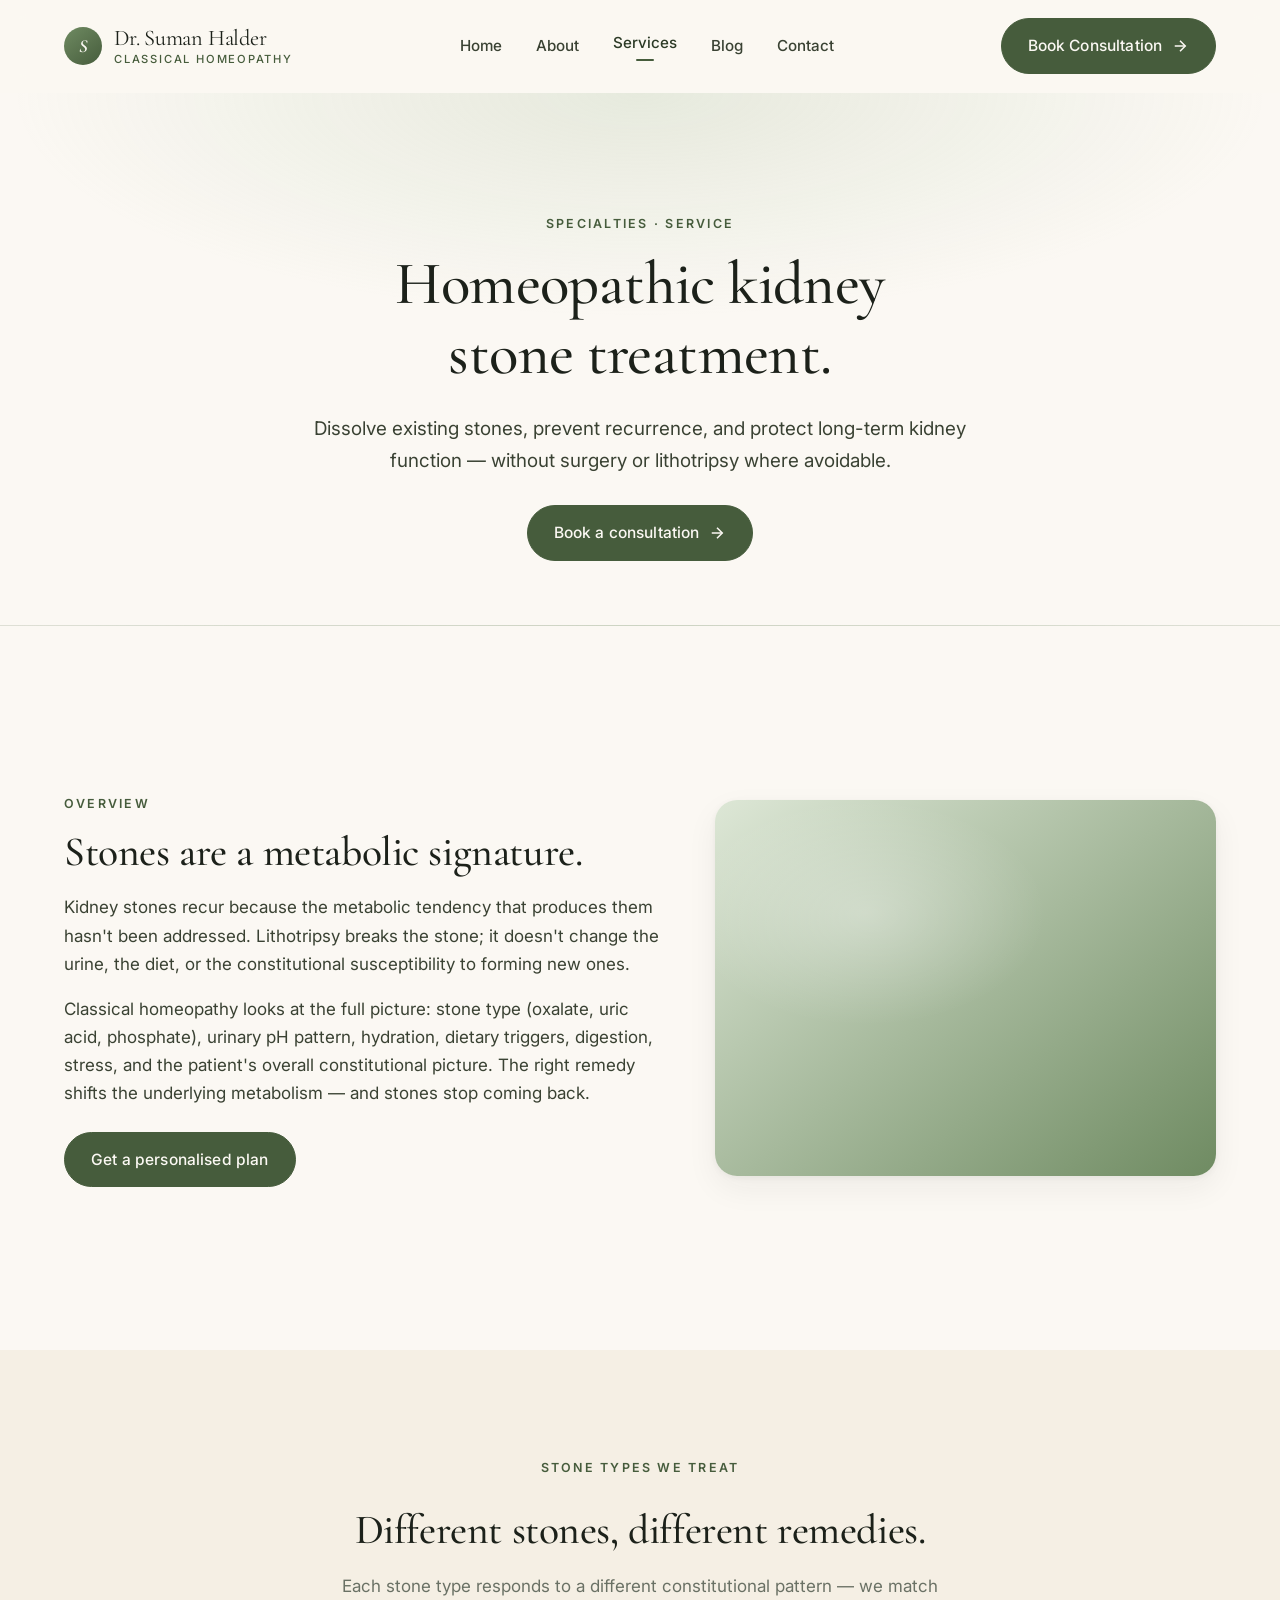
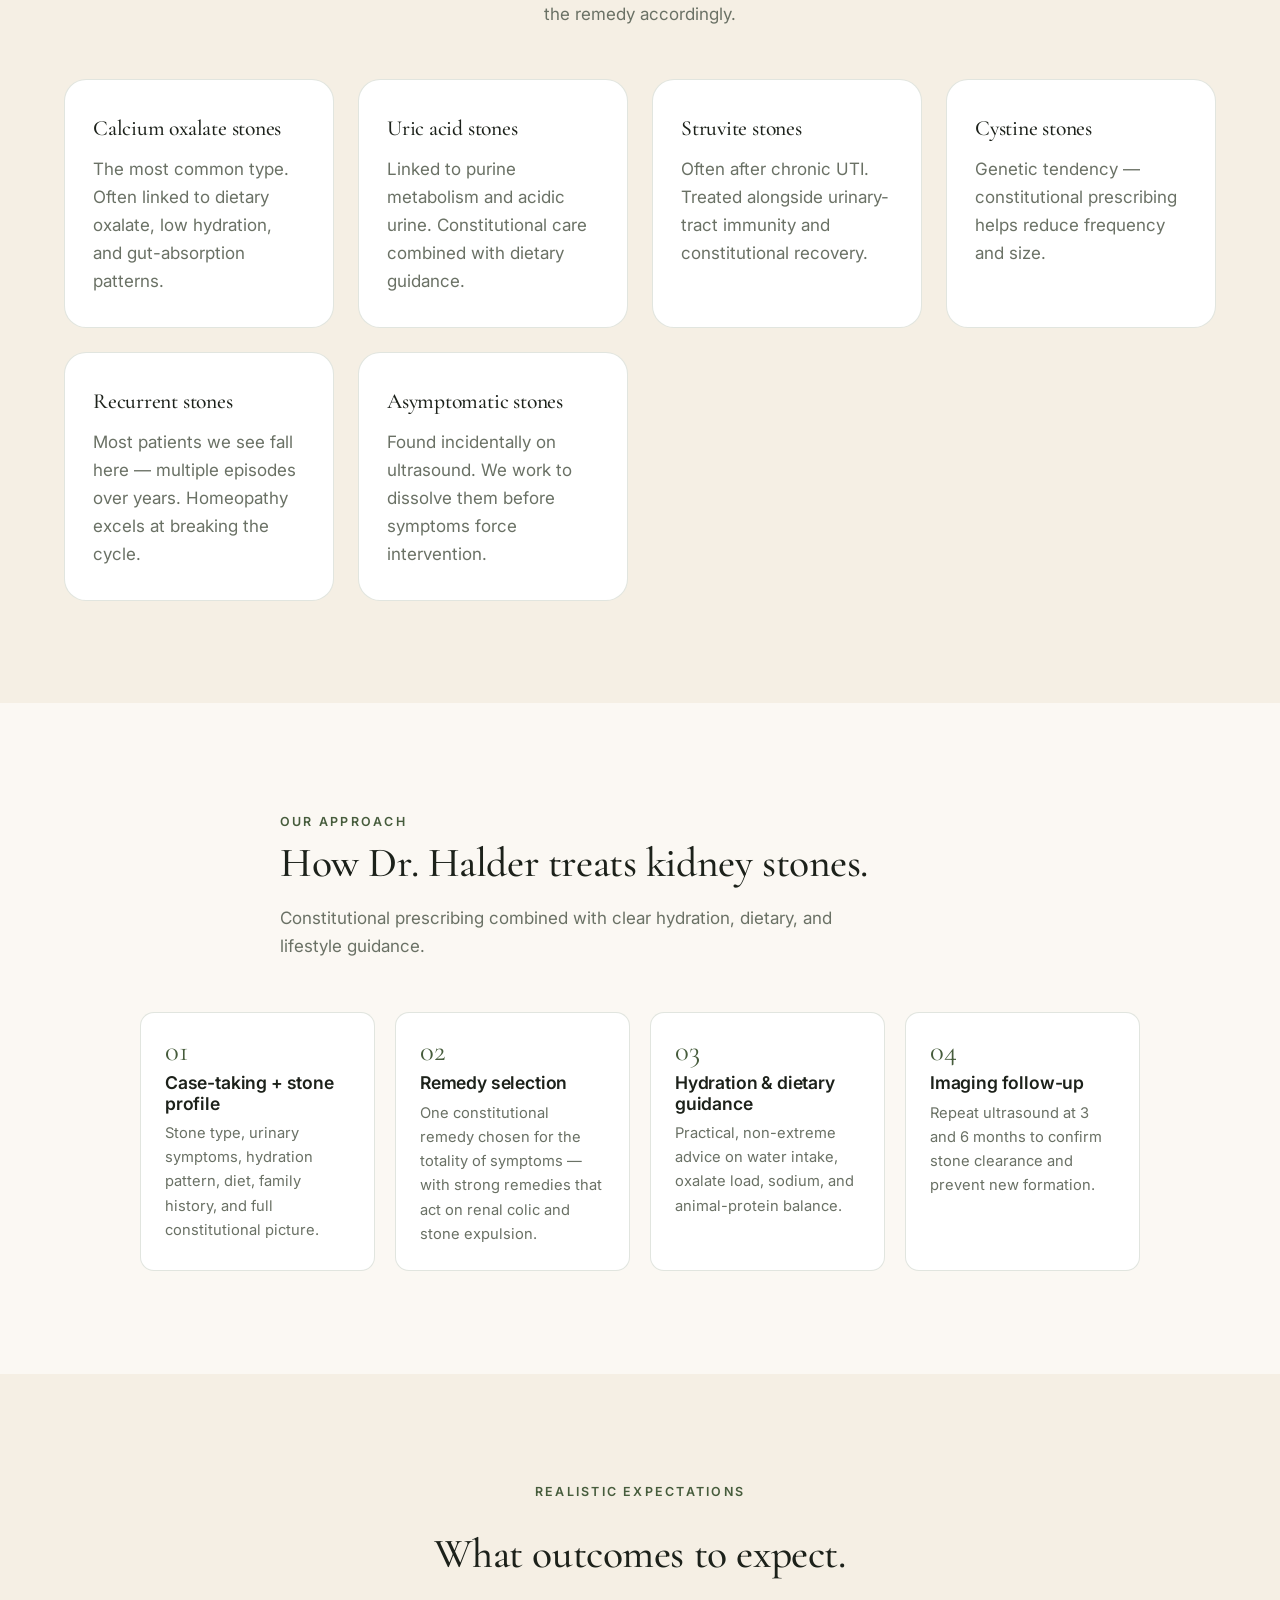
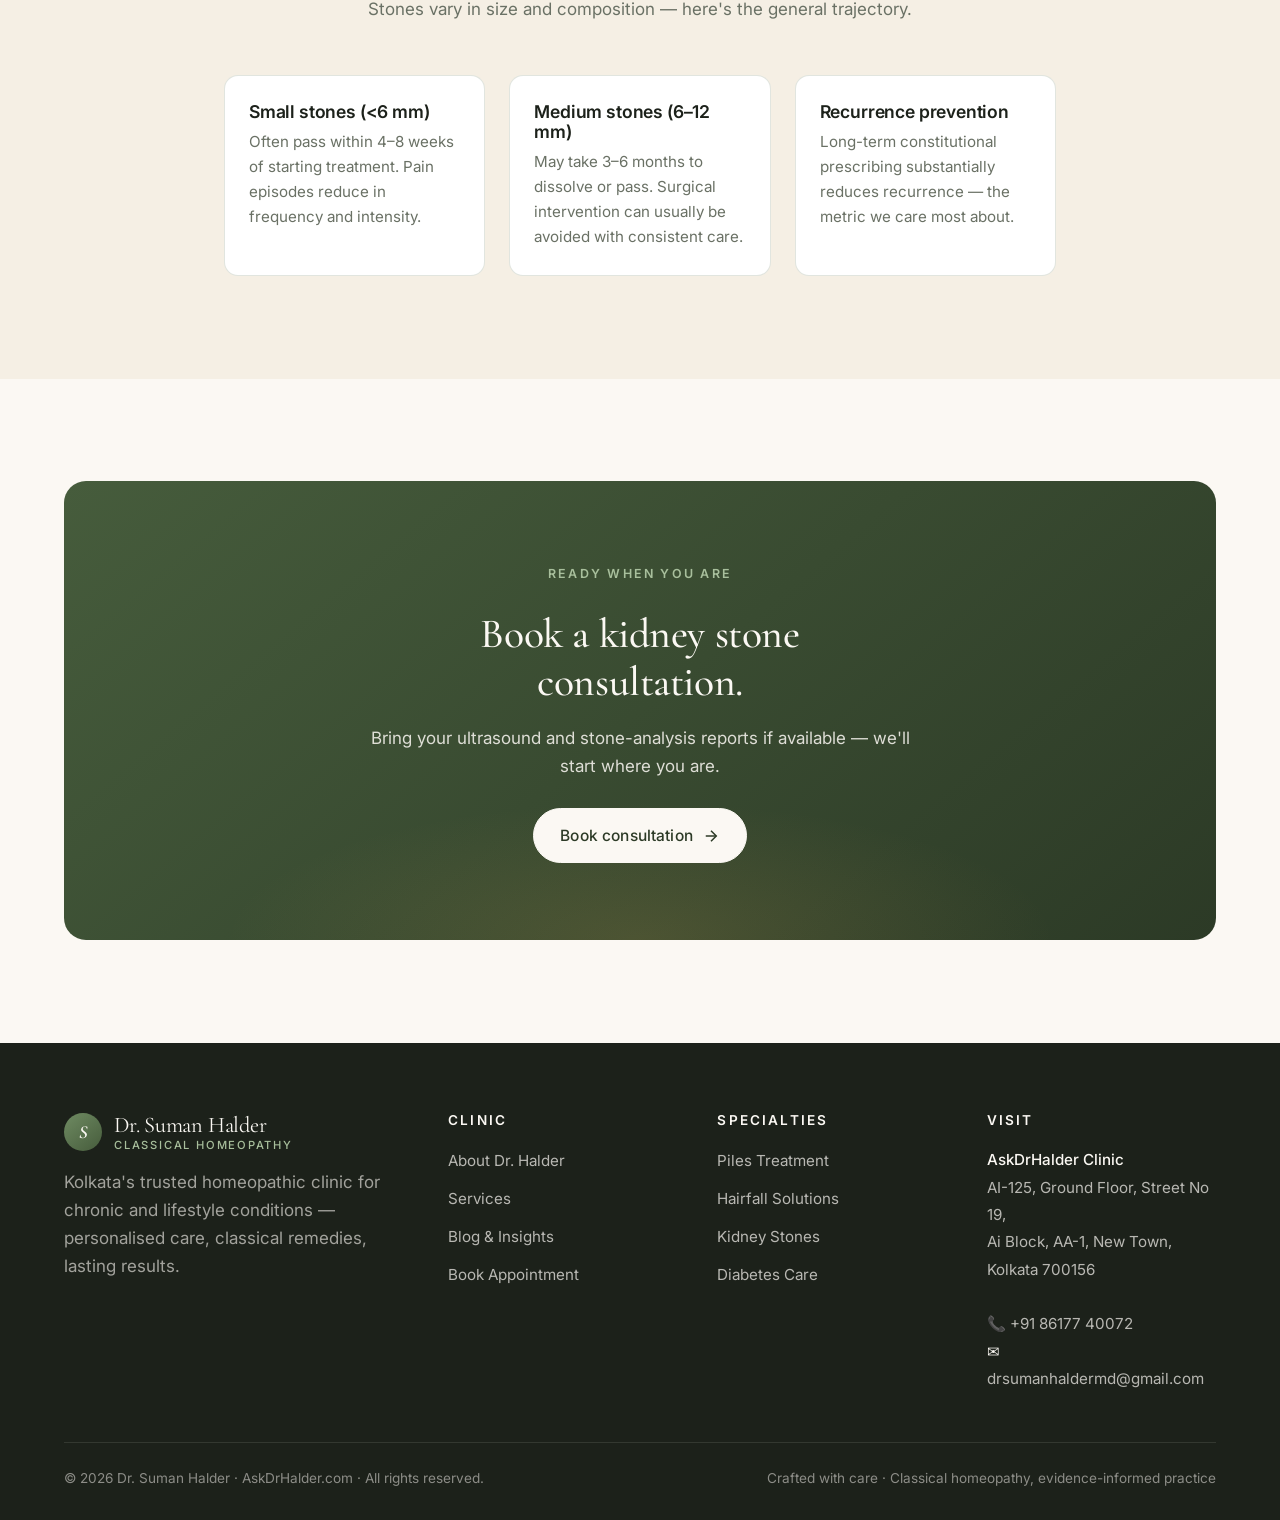
<file: services/kidney-stones.html>
<!DOCTYPE html>
<html lang="en" data-page="services">
<head>
  <meta charset="UTF-8" />
  <meta name="viewport" content="width=device-width, initial-scale=1" />
  <title>Kidney Stones Treatment · Dr. Suman Halder · Homeopathy in Kolkata</title>
  <meta name="description" content="Homeopathic treatment for kidney stones in Kolkata — dissolve existing stones, prevent recurrence, and protect long-term renal function with constitutional care." />
  <meta name="theme-color" content="#465c3c" />
  <link rel="preconnect" href="https://fonts.googleapis.com" />
  <link rel="preconnect" href="https://fonts.gstatic.com" crossorigin />
  <link href="https://fonts.googleapis.com/css2?family=Cormorant+Garamond:ital,wght@0,400;0,500;0,600;1,400;1,500&family=Inter:wght@400;500;600;700&display=swap" rel="stylesheet" />
  <link rel="stylesheet" href="../assets/css/styles.css" />
  <link rel="icon" type="image/svg+xml" href="data:image/svg+xml,%3Csvg xmlns='http://www.w3.org/2000/svg' viewBox='0 0 32 32'%3E%3Ccircle cx='16' cy='16' r='15' fill='%23465c3c'/%3E%3Ctext x='16' y='22' text-anchor='middle' font-family='Georgia,serif' font-style='italic' font-size='18' fill='%23fbf8f3'%3ES%3C/text%3E%3C/svg%3E" />
</head>
<body>

<section class="page-hero">
  <div class="container">
    <span class="eyebrow"><a href="index.html">Specialties</a> · Service</span>
    <h1>Homeopathic kidney stone treatment.</h1>
    <p class="lead">Dissolve existing stones, prevent recurrence, and protect long-term kidney function — without surgery or lithotripsy where avoidable.</p>
    <div class="hero-cta" style="justify-content:center;">
      <a href="../contact.html" class="btn btn--primary">Book a consultation
        <svg viewBox="0 0 24 24" fill="none" stroke="currentColor" stroke-width="2"><line x1="5" y1="12" x2="19" y2="12"/><polyline points="12 5 19 12 12 19"/></svg>
      </a>
    </div>
  </div>
</section>

<section class="section">
  <div class="container">
    <div class="service-detail-hero">
      <div class="reveal">
        <span class="eyebrow">Overview</span>
        <h2>Stones are a metabolic signature.</h2>
        <p>Kidney stones recur because the metabolic tendency that produces them hasn't been addressed. Lithotripsy breaks the stone; it doesn't change the urine, the diet, or the constitutional susceptibility to forming new ones.</p>
        <p>Classical homeopathy looks at the full picture: stone type (oxalate, uric acid, phosphate), urinary pH pattern, hydration, dietary triggers, digestion, stress, and the patient's overall constitutional picture. The right remedy shifts the underlying metabolism — and stones stop coming back.</p>
        <a href="../contact.html" class="btn btn--primary" style="margin-top:8px;">Get a personalised plan</a>
      </div>
      <div class="visual reveal" aria-hidden="true"></div>
    </div>
  </div>
</section>

<section class="section section--alt">
  <div class="container">
    <div class="section-head section-head--center reveal">
      <span class="eyebrow">Stone types we treat</span>
      <h2>Different stones, different remedies.</h2>
      <p>Each stone type responds to a different constitutional pattern — we match the remedy accordingly.</p>
    </div>
    <div class="services-grid">
      <div class="service-card reveal">
        <h3>Calcium oxalate stones</h3>
        <p>The most common type. Often linked to dietary oxalate, low hydration, and gut-absorption patterns.</p>
      </div>
      <div class="service-card reveal">
        <h3>Uric acid stones</h3>
        <p>Linked to purine metabolism and acidic urine. Constitutional care combined with dietary guidance.</p>
      </div>
      <div class="service-card reveal">
        <h3>Struvite stones</h3>
        <p>Often after chronic UTI. Treated alongside urinary-tract immunity and constitutional recovery.</p>
      </div>
      <div class="service-card reveal">
        <h3>Cystine stones</h3>
        <p>Genetic tendency — constitutional prescribing helps reduce frequency and size.</p>
      </div>
      <div class="service-card reveal">
        <h3>Recurrent stones</h3>
        <p>Most patients we see fall here — multiple episodes over years. Homeopathy excels at breaking the cycle.</p>
      </div>
      <div class="service-card reveal">
        <h3>Asymptomatic stones</h3>
        <p>Found incidentally on ultrasound. We work to dissolve them before symptoms force intervention.</p>
      </div>
    </div>
  </div>
</section>

<section class="section">
  <div class="container">
    <div class="section-head section-head--left reveal" style="max-width: 720px; margin-inline: auto;">
      <span class="eyebrow">Our approach</span>
      <h2>How Dr. Halder treats kidney stones.</h2>
      <p>Constitutional prescribing combined with clear hydration, dietary, and lifestyle guidance.</p>
    </div>
    <div class="process" style="max-width: 1000px; margin-inline: auto;">
      <div class="process-step reveal">
        <span class="step-num">01</span>
        <h4>Case-taking + stone profile</h4>
        <p>Stone type, urinary symptoms, hydration pattern, diet, family history, and full constitutional picture.</p>
      </div>
      <div class="process-step reveal">
        <span class="step-num">02</span>
        <h4>Remedy selection</h4>
        <p>One constitutional remedy chosen for the totality of symptoms — with strong remedies that act on renal colic and stone expulsion.</p>
      </div>
      <div class="process-step reveal">
        <span class="step-num">03</span>
        <h4>Hydration & dietary guidance</h4>
        <p>Practical, non-extreme advice on water intake, oxalate load, sodium, and animal-protein balance.</p>
      </div>
      <div class="process-step reveal">
        <span class="step-num">04</span>
        <h4>Imaging follow-up</h4>
        <p>Repeat ultrasound at 3 and 6 months to confirm stone clearance and prevent new formation.</p>
      </div>
    </div>
  </div>
</section>

<section class="section section--alt">
  <div class="container container--narrow">
    <div class="section-head section-head--center reveal">
      <span class="eyebrow">Realistic expectations</span>
      <h2>What outcomes to expect.</h2>
      <p>Stones vary in size and composition — here's the general trajectory.</p>
    </div>
    <div class="values-grid">
      <div class="value-card reveal">
        <h4>Small stones (&lt;6 mm)</h4>
        <p>Often pass within 4–8 weeks of starting treatment. Pain episodes reduce in frequency and intensity.</p>
      </div>
      <div class="value-card reveal">
        <h4>Medium stones (6–12 mm)</h4>
        <p>May take 3–6 months to dissolve or pass. Surgical intervention can usually be avoided with consistent care.</p>
      </div>
      <div class="value-card reveal">
        <h4>Recurrence prevention</h4>
        <p>Long-term constitutional prescribing substantially reduces recurrence — the metric we care most about.</p>
      </div>
    </div>
  </div>
</section>

<section class="section">
  <div class="container">
    <div class="cta-block reveal">
      <span class="eyebrow" style="color: var(--sage-300);">Ready when you are</span>
      <h2>Book a kidney stone consultation.</h2>
      <p>Bring your ultrasound and stone-analysis reports if available — we'll start where you are.</p>
      <div class="hero-cta">
        <a href="../contact.html" class="btn btn--light">Book consultation
          <svg viewBox="0 0 24 24" fill="none" stroke="currentColor" stroke-width="2"><line x1="5" y1="12" x2="19" y2="12"/><polyline points="12 5 19 12 12 19"/></svg>
        </a>
      </div>
    </div>
  </div>
</section>

<script src="../assets/js/main.js"></script>
</body>
</html>
</file>
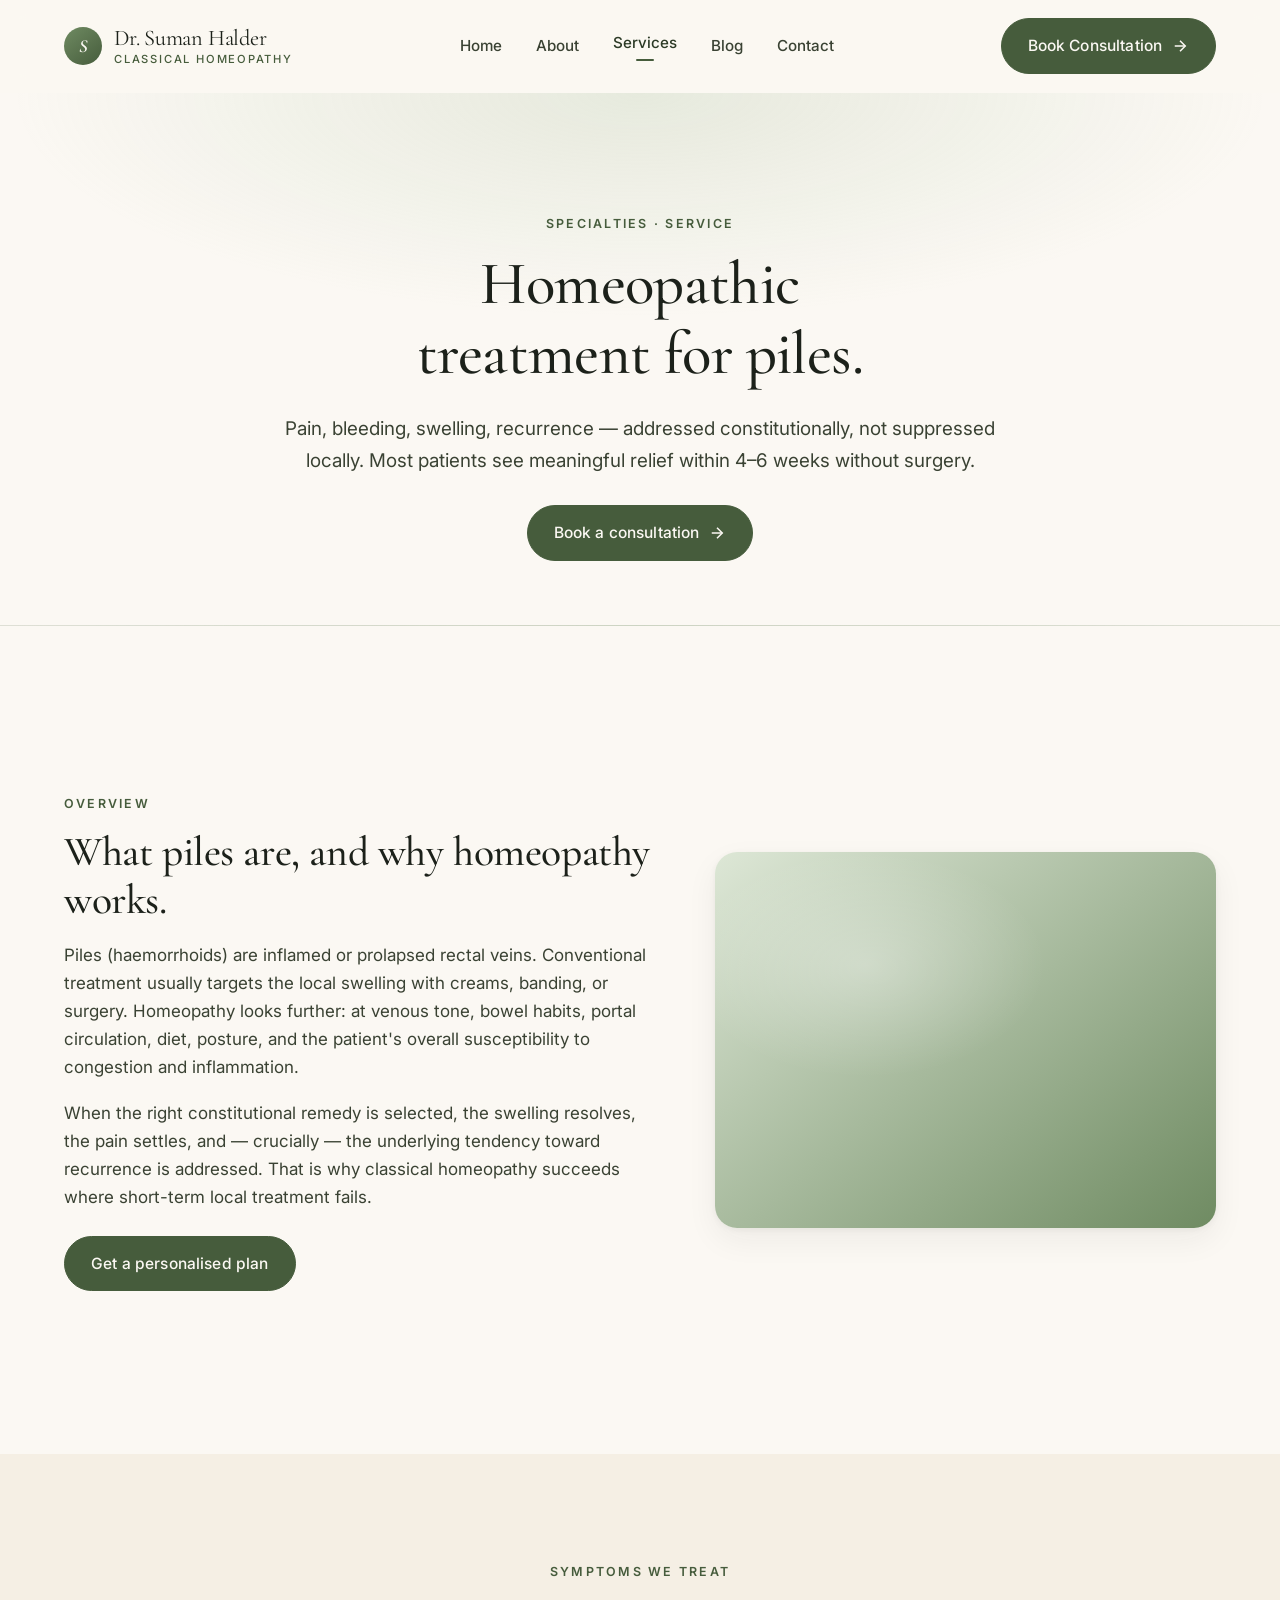
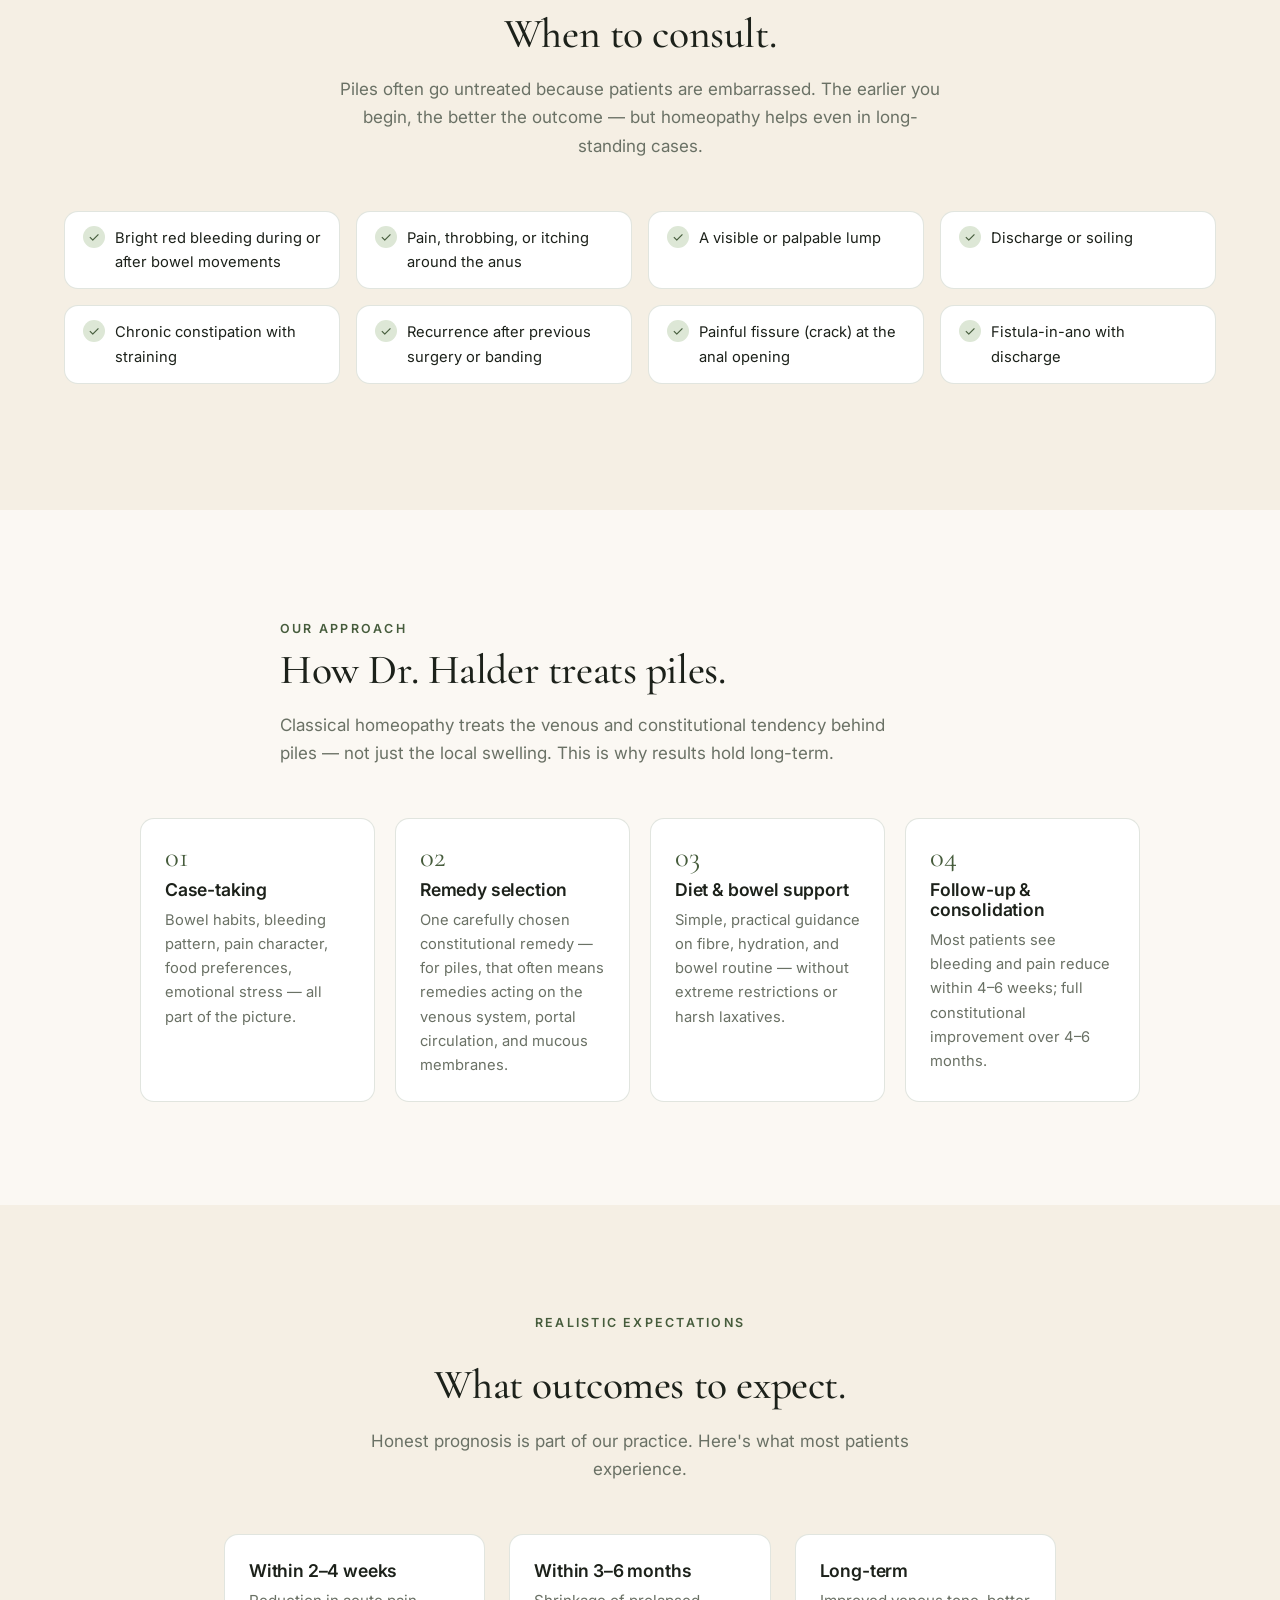
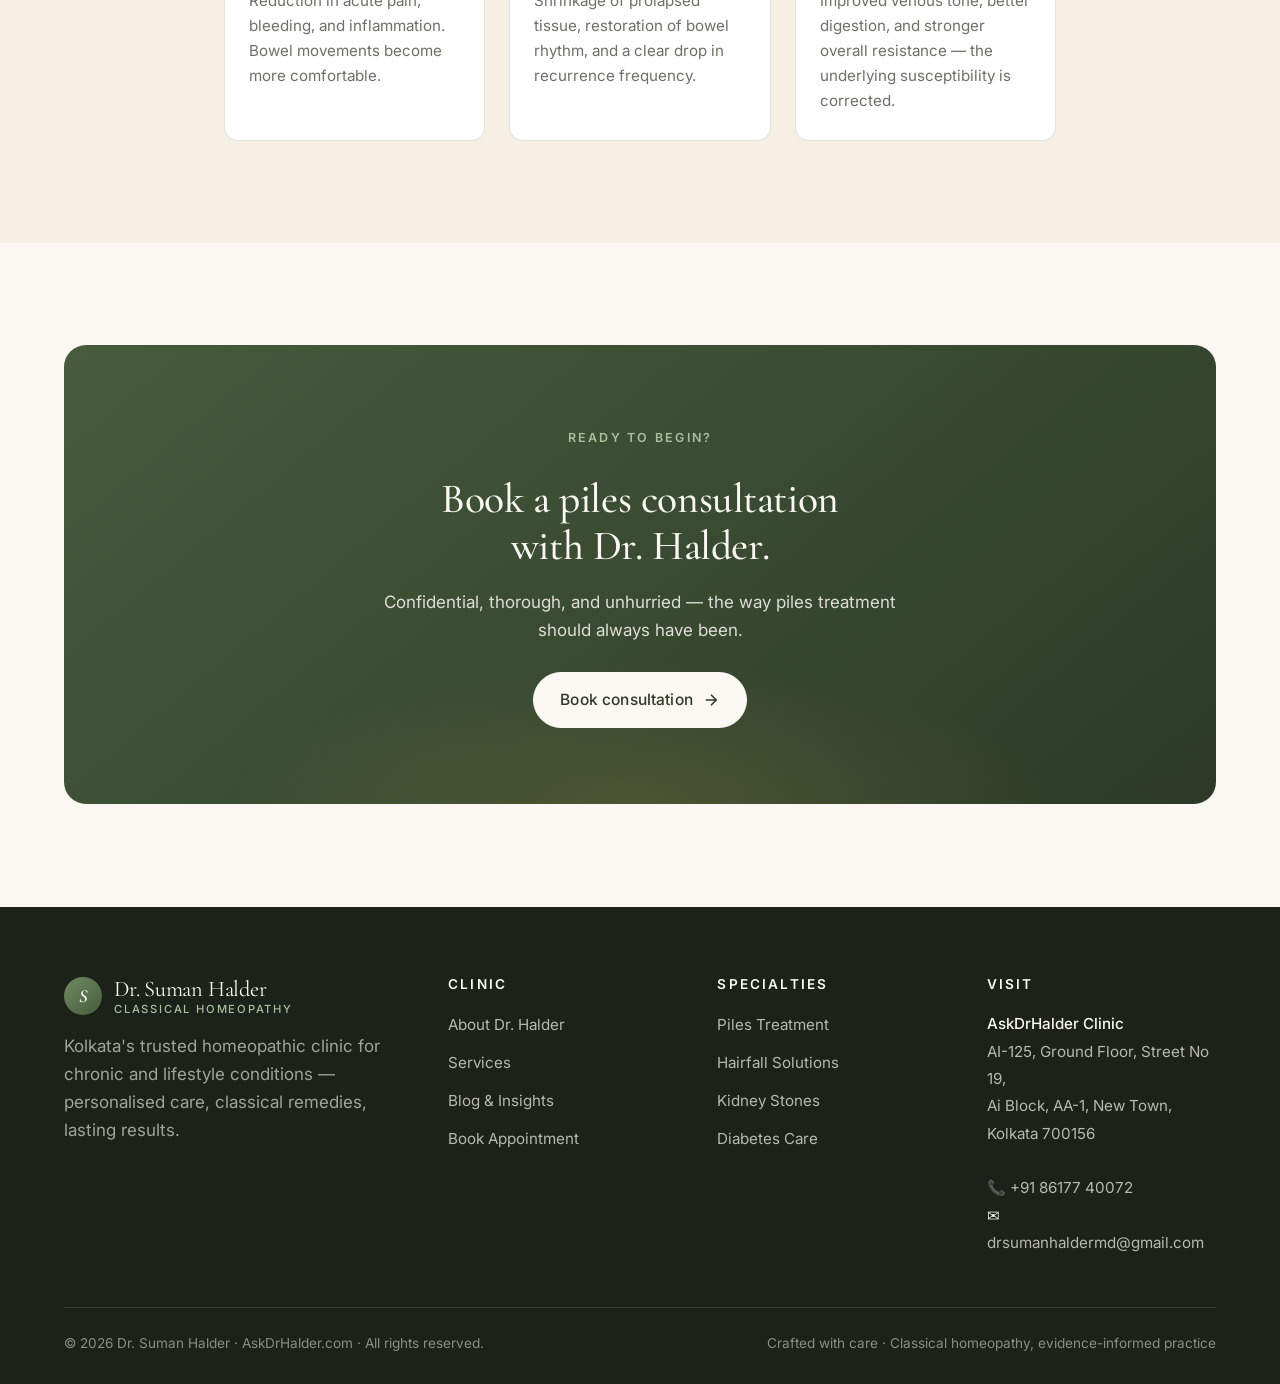
<file: services/piles-treatment.html>
<!DOCTYPE html>
<html lang="en" data-page="services">
<head>
  <meta charset="UTF-8" />
  <meta name="viewport" content="width=device-width, initial-scale=1" />
  <title>Piles Treatment · Dr. Suman Halder · Homeopathy in Kolkata</title>
  <meta name="description" content="Non-surgical homeopathic treatment for piles, fissures, and fistulas in Kolkata. Constitutional care that relieves pain, bleeding, and recurrence — without operation." />
  <meta name="theme-color" content="#465c3c" />
  <link rel="preconnect" href="https://fonts.googleapis.com" />
  <link rel="preconnect" href="https://fonts.gstatic.com" crossorigin />
  <link href="https://fonts.googleapis.com/css2?family=Cormorant+Garamond:ital,wght@0,400;0,500;0,600;1,400;1,500&family=Inter:wght@400;500;600;700&display=swap" rel="stylesheet" />
  <link rel="stylesheet" href="../assets/css/styles.css" />
  <link rel="icon" type="image/svg+xml" href="data:image/svg+xml,%3Csvg xmlns='http://www.w3.org/2000/svg' viewBox='0 0 32 32'%3E%3Ccircle cx='16' cy='16' r='15' fill='%23465c3c'/%3E%3Ctext x='16' y='22' text-anchor='middle' font-family='Georgia,serif' font-style='italic' font-size='18' fill='%23fbf8f3'%3ES%3C/text%3E%3C/svg%3E" />
</head>
<body>

<section class="page-hero">
  <div class="container">
    <span class="eyebrow"><a href="index.html">Specialties</a> · Service</span>
    <h1>Homeopathic treatment for piles.</h1>
    <p class="lead">Pain, bleeding, swelling, recurrence — addressed constitutionally, not suppressed locally. Most patients see meaningful relief within 4–6 weeks without surgery.</p>
    <div class="hero-cta" style="justify-content:center;">
      <a href="../contact.html" class="btn btn--primary">Book a consultation
        <svg viewBox="0 0 24 24" fill="none" stroke="currentColor" stroke-width="2"><line x1="5" y1="12" x2="19" y2="12"/><polyline points="12 5 19 12 12 19"/></svg>
      </a>
    </div>
  </div>
</section>

<section class="section">
  <div class="container">
    <div class="service-detail-hero">
      <div class="reveal">
        <span class="eyebrow">Overview</span>
        <h2>What piles are, and why homeopathy works.</h2>
        <p>Piles (haemorrhoids) are inflamed or prolapsed rectal veins. Conventional treatment usually targets the local swelling with creams, banding, or surgery. Homeopathy looks further: at venous tone, bowel habits, portal circulation, diet, posture, and the patient's overall susceptibility to congestion and inflammation.</p>
        <p>When the right constitutional remedy is selected, the swelling resolves, the pain settles, and — crucially — the underlying tendency toward recurrence is addressed. That is why classical homeopathy succeeds where short-term local treatment fails.</p>
        <a href="../contact.html" class="btn btn--primary" style="margin-top:8px;">Get a personalised plan</a>
      </div>
      <div class="visual reveal" aria-hidden="true"></div>
    </div>
  </div>
</section>

<section class="section section--alt">
  <div class="container">
    <div class="section-head section-head--center reveal">
      <span class="eyebrow">Symptoms we treat</span>
      <h2>When to consult.</h2>
      <p>Piles often go untreated because patients are embarrassed. The earlier you begin, the better the outcome — but homeopathy helps even in long-standing cases.</p>
    </div>
    <div class="symptoms-grid">
      <div class="symptom reveal"><span class="check">✓</span><span>Bright red bleeding during or after bowel movements</span></div>
      <div class="symptom reveal"><span class="check">✓</span><span>Pain, throbbing, or itching around the anus</span></div>
      <div class="symptom reveal"><span class="check">✓</span><span>A visible or palpable lump</span></div>
      <div class="symptom reveal"><span class="check">✓</span><span>Discharge or soiling</span></div>
      <div class="symptom reveal"><span class="check">✓</span><span>Chronic constipation with straining</span></div>
      <div class="symptom reveal"><span class="check">✓</span><span>Recurrence after previous surgery or banding</span></div>
      <div class="symptom reveal"><span class="check">✓</span><span>Painful fissure (crack) at the anal opening</span></div>
      <div class="symptom reveal"><span class="check">✓</span><span>Fistula-in-ano with discharge</span></div>
    </div>
  </div>
</section>

<section class="section">
  <div class="container">
    <div class="section-head section-head--left reveal" style="max-width: 720px; margin-inline: auto;">
      <span class="eyebrow">Our approach</span>
      <h2>How Dr. Halder treats piles.</h2>
      <p>Classical homeopathy treats the venous and constitutional tendency behind piles — not just the local swelling. This is why results hold long-term.</p>
    </div>
    <div class="process" style="max-width: 1000px; margin-inline: auto;">
      <div class="process-step reveal">
        <span class="step-num">01</span>
        <h4>Case-taking</h4>
        <p>Bowel habits, bleeding pattern, pain character, food preferences, emotional stress — all part of the picture.</p>
      </div>
      <div class="process-step reveal">
        <span class="step-num">02</span>
        <h4>Remedy selection</h4>
        <p>One carefully chosen constitutional remedy — for piles, that often means remedies acting on the venous system, portal circulation, and mucous membranes.</p>
      </div>
      <div class="process-step reveal">
        <span class="step-num">03</span>
        <h4>Diet & bowel support</h4>
        <p>Simple, practical guidance on fibre, hydration, and bowel routine — without extreme restrictions or harsh laxatives.</p>
      </div>
      <div class="process-step reveal">
        <span class="step-num">04</span>
        <h4>Follow-up & consolidation</h4>
        <p>Most patients see bleeding and pain reduce within 4–6 weeks; full constitutional improvement over 4–6 months.</p>
      </div>
    </div>
  </div>
</section>

<section class="section section--alt">
  <div class="container container--narrow">
    <div class="section-head section-head--center reveal">
      <span class="eyebrow">Realistic expectations</span>
      <h2>What outcomes to expect.</h2>
      <p>Honest prognosis is part of our practice. Here's what most patients experience.</p>
    </div>
    <div class="values-grid">
      <div class="value-card reveal">
        <h4>Within 2–4 weeks</h4>
        <p>Reduction in acute pain, bleeding, and inflammation. Bowel movements become more comfortable.</p>
      </div>
      <div class="value-card reveal">
        <h4>Within 3–6 months</h4>
        <p>Shrinkage of prolapsed tissue, restoration of bowel rhythm, and a clear drop in recurrence frequency.</p>
      </div>
      <div class="value-card reveal">
        <h4>Long-term</h4>
        <p>Improved venous tone, better digestion, and stronger overall resistance — the underlying susceptibility is corrected.</p>
      </div>
    </div>
  </div>
</section>

<section class="section">
  <div class="container">
    <div class="cta-block reveal">
      <span class="eyebrow" style="color: var(--sage-300);">Ready to begin?</span>
      <h2>Book a piles consultation with Dr. Halder.</h2>
      <p>Confidential, thorough, and unhurried — the way piles treatment should always have been.</p>
      <div class="hero-cta">
        <a href="../contact.html" class="btn btn--light">Book consultation
          <svg viewBox="0 0 24 24" fill="none" stroke="currentColor" stroke-width="2"><line x1="5" y1="12" x2="19" y2="12"/><polyline points="12 5 19 12 12 19"/></svg>
        </a>
      </div>
    </div>
  </div>
</section>

<script src="../assets/js/main.js"></script>
</body>
</html>
</file>
<file: assets/css/styles.css>
/* ============================================================
   AskDrHalder – Modern Calm Design System
   Sage + warm cream · editorial medical
   ============================================================ */

:root {
  /* Palette */
  --cream-50: #fbf8f3;
  --cream-100: #f5efe4;
  --cream-200: #ece4d3;
  --sage-50: #f1f5ef;
  --sage-100: #dde7d6;
  --sage-300: #a8bf9c;
  --sage-500: #6f8b62;        /* primary brand */
  --sage-600: #5b764f;
  --sage-700: #465c3c;
  --sage-900: #2c3a26;
  --ink-900: #1c211a;
  --ink-700: #3a4233;
  --ink-500: #6a7165;
  --ink-300: #a8ad9f;
  --gold: #b8954a;
  --rose: #c8847a;
  --white: #ffffff;
  --black: #0c0f0a;

  /* Surface */
  --bg: var(--cream-50);
  --surface: var(--cream-100);
  --surface-alt: var(--white);
  --ink: var(--ink-900);
  --muted: var(--ink-500);
  --border: rgba(70, 92, 60, 0.16);
  --border-strong: rgba(70, 92, 60, 0.28);

  /* Type */
  --font-serif: "Cormorant Garamond", "EB Garamond", Georgia, serif;
  --font-sans: "Inter", -apple-system, BlinkMacSystemFont, "Segoe UI", Roboto, sans-serif;

  /* Sizing */
  --container: 1200px;
  --container-narrow: 880px;
  --radius-sm: 8px;
  --radius: 14px;
  --radius-lg: 22px;
  --radius-pill: 999px;

  /* Shadow */
  --shadow-sm: 0 1px 2px rgba(28, 33, 26, 0.04), 0 4px 16px rgba(28, 33, 26, 0.04);
  --shadow: 0 2px 6px rgba(28, 33, 26, 0.05), 0 12px 32px rgba(28, 33, 26, 0.06);
  --shadow-lg: 0 12px 40px rgba(28, 33, 26, 0.08);

  /* Motion */
  --ease: cubic-bezier(0.22, 1, 0.36, 1);
  --t-fast: 180ms var(--ease);
  --t: 320ms var(--ease);
}

* { box-sizing: border-box; }

html { scroll-behavior: smooth; -webkit-text-size-adjust: 100%; }

body {
  margin: 0;
  font-family: var(--font-sans);
  font-size: 17px;
  line-height: 1.65;
  color: var(--ink);
  background: var(--bg);
  -webkit-font-smoothing: antialiased;
  text-rendering: optimizeLegibility;
}

img, svg { display: block; max-width: 100%; }

a {
  color: var(--sage-700);
  text-decoration: none;
  transition: color var(--t-fast);
}
a:hover { color: var(--sage-900); }

h1, h2, h3, h4 {
  font-family: var(--font-serif);
  font-weight: 500;
  letter-spacing: -0.01em;
  line-height: 1.15;
  color: var(--ink-900);
  margin: 0 0 0.4em;
}

h1 { font-size: clamp(2.2rem, 5vw, 3.8rem); }
h2 { font-size: clamp(1.8rem, 3.5vw, 2.6rem); }
h3 { font-size: clamp(1.2rem, 2vw, 1.5rem); }
h4 { font-size: 1.1rem; font-family: var(--font-sans); font-weight: 600; }

p { margin: 0 0 1em; color: var(--ink-700); }

.eyebrow {
  display: inline-block;
  font-size: 0.78rem;
  letter-spacing: 0.18em;
  text-transform: uppercase;
  color: var(--sage-700);
  font-weight: 600;
  margin-bottom: 0.9rem;
}

.lead {
  font-size: 1.18rem;
  line-height: 1.7;
  color: var(--ink-700);
  max-width: 60ch;
}

.container {
  width: 100%;
  max-width: var(--container);
  margin: 0 auto;
  padding: 0 24px;
}
.container--narrow { max-width: var(--container-narrow); }

.section { padding: clamp(60px, 8vw, 110px) 0; }
.section--tight { padding: clamp(40px, 5vw, 70px) 0; }
.section--alt { background: var(--surface); }
.section--dark {
  background: var(--sage-900);
  color: var(--cream-50);
}
.section--dark h1, .section--dark h2, .section--dark h3 { color: var(--cream-50); }
.section--dark p { color: rgba(251, 248, 243, 0.78); }
.section--dark .eyebrow { color: var(--sage-300); }

/* ---------- Buttons ---------- */
.btn {
  display: inline-flex;
  align-items: center;
  gap: 0.55rem;
  padding: 14px 26px;
  border-radius: var(--radius-pill);
  font-family: var(--font-sans);
  font-weight: 500;
  font-size: 0.97rem;
  letter-spacing: 0.01em;
  cursor: pointer;
  border: 1.5px solid transparent;
  transition: all var(--t-fast);
  white-space: nowrap;
}
.btn svg { width: 18px; height: 18px; }
.btn--primary {
  background: var(--sage-700);
  color: var(--cream-50);
  border-color: var(--sage-700);
}
.btn--primary:hover {
  background: var(--sage-900);
  border-color: var(--sage-900);
  color: var(--cream-50);
  transform: translateY(-1px);
  box-shadow: var(--shadow);
}
.btn--ghost {
  background: transparent;
  color: var(--ink-900);
  border-color: var(--border-strong);
}
.btn--ghost:hover {
  background: var(--sage-900);
  color: var(--cream-50);
  border-color: var(--sage-900);
}
.btn--light {
  background: var(--cream-50);
  color: var(--sage-900);
  border-color: var(--cream-50);
}
.btn--light:hover { background: var(--white); color: var(--sage-900); }
.btn--link {
  padding: 0;
  background: none;
  border: 0;
  color: var(--sage-700);
  font-weight: 500;
  border-radius: 0;
}
.btn--link::after { content: " →"; transition: transform var(--t-fast); display: inline-block; }
.btn--link:hover { color: var(--sage-900); }
.btn--link:hover::after { transform: translateX(4px); }

/* ---------- Header / Nav ---------- */
.site-header {
  position: sticky;
  top: 0;
  z-index: 50;
  background: rgba(251, 248, 243, 0.85);
  backdrop-filter: saturate(180%) blur(12px);
  -webkit-backdrop-filter: saturate(180%) blur(12px);
  border-bottom: 1px solid transparent;
  transition: border-color var(--t-fast), background var(--t-fast);
}
.site-header.is-scrolled {
  border-bottom-color: var(--border);
  background: rgba(251, 248, 243, 0.95);
}
.nav {
  display: flex;
  align-items: center;
  justify-content: space-between;
  padding: 18px 0;
  gap: 24px;
}
.brand {
  display: flex;
  align-items: center;
  gap: 12px;
  font-family: var(--font-serif);
  font-size: 1.4rem;
  color: var(--ink-900);
  letter-spacing: -0.01em;
}
.brand:hover { color: var(--ink-900); }
.brand-mark {
  width: 38px;
  height: 38px;
  border-radius: 50%;
  background: linear-gradient(140deg, var(--sage-500), var(--sage-700));
  display: grid;
  place-items: center;
  color: var(--cream-50);
  font-family: var(--font-serif);
  font-size: 1.15rem;
  font-style: italic;
  font-weight: 600;
}
.brand-text { line-height: 1.1; }
.brand-text small {
  display: block;
  font-family: var(--font-sans);
  font-size: 0.7rem;
  letter-spacing: 0.16em;
  text-transform: uppercase;
  color: var(--sage-700);
  margin-top: 2px;
  font-weight: 500;
}

.nav-links {
  display: flex;
  gap: 6px;
  align-items: center;
  list-style: none;
  margin: 0;
  padding: 0;
}
.nav-links a {
  display: inline-block;
  padding: 8px 14px;
  border-radius: var(--radius-pill);
  color: var(--ink-700);
  font-weight: 500;
  font-size: 0.95rem;
  transition: background var(--t-fast), color var(--t-fast);
}
.nav-links a:hover { background: var(--sage-100); color: var(--sage-900); }
.nav-links a.is-active { color: var(--sage-900); }
.nav-links a.is-active::after {
  content: "";
  display: block;
  height: 2px;
  width: 18px;
  background: var(--sage-700);
  margin: 4px auto 0;
  border-radius: 2px;
}

.nav-cta { display: flex; align-items: center; gap: 10px; }
.nav-toggle {
  display: none;
  background: none;
  border: 0;
  width: 44px;
  height: 44px;
  cursor: pointer;
  color: var(--ink-900);
  border-radius: var(--radius);
}
.nav-toggle:hover { background: var(--sage-100); }
.nav-toggle svg { width: 24px; height: 24px; margin: 0 auto; }

@media (max-width: 960px) {
  .nav-toggle { display: grid; place-items: center; }
  .nav-links, .nav-cta .btn--primary { display: none; }
  .nav.is-open .nav-links {
    display: flex;
    position: absolute;
    top: 100%;
    left: 0;
    right: 0;
    background: var(--cream-50);
    flex-direction: column;
    align-items: stretch;
    padding: 16px 24px 24px;
    gap: 4px;
    border-bottom: 1px solid var(--border);
    box-shadow: var(--shadow);
  }
  .nav.is-open .nav-cta .btn--primary {
    display: inline-flex;
    margin-top: 12px;
    align-self: flex-start;
  }
}

/* ---------- Hero ---------- */
.hero {
  position: relative;
  padding: clamp(60px, 9vw, 130px) 0 clamp(60px, 8vw, 110px);
  overflow: hidden;
}
.hero::before {
  content: "";
  position: absolute;
  inset: 0;
  background:
    radial-gradient(60% 50% at 80% 20%, rgba(168, 191, 156, 0.25), transparent 60%),
    radial-gradient(50% 50% at 10% 90%, rgba(236, 228, 211, 0.7), transparent 60%);
  pointer-events: none;
  z-index: -1;
}
.hero-grid {
  display: grid;
  grid-template-columns: 1.15fr 1fr;
  gap: 60px;
  align-items: center;
}
.hero h1 { margin-top: 0.3em; }
.hero h1 em {
  font-style: italic;
  color: var(--sage-700);
}
.hero-cta { display: flex; gap: 14px; flex-wrap: wrap; margin-top: 28px; }
.hero-meta {
  display: flex;
  gap: 28px;
  margin-top: 36px;
  flex-wrap: wrap;
}
.hero-meta-item {
  display: flex;
  flex-direction: column;
  gap: 2px;
}
.hero-meta-item strong {
  font-family: var(--font-serif);
  font-size: 1.6rem;
  color: var(--sage-700);
}
.hero-meta-item span { font-size: 0.85rem; color: var(--muted); }

.hero-visual {
  position: relative;
  aspect-ratio: 4 / 5;
  border-radius: var(--radius-lg);
  overflow: hidden;
  box-shadow: var(--shadow-lg);
  background:
    radial-gradient(120% 80% at 50% 30%, #cdd9c1 0%, #8aa07a 60%, #506640 100%);
}
.hero-visual::after {
  content: "";
  position: absolute;
  inset: 0;
  background:
    radial-gradient(60% 40% at 50% 30%, rgba(255,255,255,0.18), transparent 70%),
    linear-gradient(180deg, transparent 55%, rgba(28,33,26,0.25));
}
.hero-visual .leaf {
  position: absolute;
  width: 70%;
  left: 50%;
  top: 50%;
  transform: translate(-50%, -50%);
  opacity: 0.85;
}
.hero-card {
  position: absolute;
  background: var(--cream-50);
  border-radius: var(--radius);
  padding: 14px 18px;
  display: flex;
  align-items: center;
  gap: 12px;
  box-shadow: var(--shadow);
  font-size: 0.9rem;
  max-width: 230px;
}
.hero-card--rating {
  bottom: 26px;
  left: -20px;
}
.hero-card--booking {
  top: 30px;
  right: -20px;
}
.hero-card strong { color: var(--ink-900); font-family: var(--font-serif); font-size: 1.1rem; display: block; line-height: 1.2; }
.hero-card span { color: var(--muted); font-size: 0.8rem; }
.hero-card .icon-circle {
  width: 38px; height: 38px;
  border-radius: 50%;
  background: var(--sage-100);
  color: var(--sage-700);
  display: grid; place-items: center;
  flex-shrink: 0;
}
.hero-card .stars { color: var(--gold); font-size: 0.85rem; letter-spacing: 1px; }

@media (max-width: 880px) {
  .hero-grid { grid-template-columns: 1fr; gap: 40px; }
  .hero-visual { max-width: 460px; margin: 0 auto; width: 100%; }
  .hero-card--rating { left: 6px; }
  .hero-card--booking { right: 6px; }
}

/* ---------- Page Hero (smaller) ---------- */
.page-hero {
  padding: clamp(70px, 9vw, 120px) 0 clamp(40px, 5vw, 70px);
  background:
    radial-gradient(70% 60% at 50% 0%, rgba(168, 191, 156, 0.25), transparent 70%),
    var(--cream-50);
  border-bottom: 1px solid var(--border);
  text-align: center;
}
.page-hero h1 { max-width: 18ch; margin-inline: auto; }
.page-hero .lead { margin-inline: auto; }

/* ---------- Section heading ---------- */
.section-head { margin-bottom: clamp(36px, 4vw, 56px); }
.section-head--center { text-align: center; max-width: 720px; margin-inline: auto; }
.section-head h2 { margin-top: 0; }
.section-head p { color: var(--muted); max-width: 56ch; margin-inline: auto; }
.section-head--center h2 { margin-top: 0.5em; }
.section-head--left p { margin-inline: 0; }
.section-head .eyebrow { margin-bottom: 0.6em; }

/* ---------- Trust strip ---------- */
.trust {
  padding: 36px 0;
  background: var(--surface);
  border-block: 1px solid var(--border);
}
.trust-row {
  display: grid;
  grid-template-columns: repeat(4, 1fr);
  gap: 20px;
  text-align: center;
}
.trust-item {
  display: flex; flex-direction: column; gap: 6px;
  padding: 8px 16px;
  border-right: 1px solid var(--border);
}
.trust-item:last-child { border-right: 0; }
.trust-item strong {
  font-family: var(--font-serif);
  font-size: clamp(1.6rem, 2.4vw, 2.1rem);
  color: var(--sage-700);
  font-weight: 500;
}
.trust-item span { font-size: 0.9rem; color: var(--muted); }
@media (max-width: 720px) {
  .trust-row { grid-template-columns: repeat(2, 1fr); gap: 24px; }
  .trust-item { border-right: 0; padding: 0; }
}

/* ---------- Service Cards ---------- */
.services-grid {
  display: grid;
  grid-template-columns: repeat(auto-fit, minmax(260px, 1fr));
  gap: 24px;
}
.service-card {
  background: var(--surface-alt);
  border: 1px solid var(--border);
  border-radius: var(--radius-lg);
  padding: 32px 28px;
  transition: all var(--t);
  position: relative;
  overflow: hidden;
  display: flex;
  flex-direction: column;
  gap: 14px;
}
.service-card::before {
  content: "";
  position: absolute;
  inset: -1px;
  border-radius: var(--radius-lg);
  background: linear-gradient(140deg, var(--sage-100), transparent 50%);
  opacity: 0;
  transition: opacity var(--t);
  z-index: 0;
  pointer-events: none;
}
.service-card:hover {
  border-color: var(--sage-300);
  transform: translateY(-3px);
  box-shadow: var(--shadow);
}
.service-card:hover::before { opacity: 1; }
.service-card > * { position: relative; z-index: 1; }
.service-icon {
  width: 56px; height: 56px;
  border-radius: var(--radius);
  background: var(--sage-100);
  color: var(--sage-700);
  display: grid; place-items: center;
}
.service-icon svg { width: 28px; height: 28px; }
.service-card h3 { margin: 4px 0 0; font-size: 1.35rem; }
.service-card p { color: var(--muted); margin: 0; }
.service-card .btn--link { margin-top: auto; align-self: flex-start; }
.service-card .tagline {
  font-size: 0.78rem;
  letter-spacing: 0.14em;
  text-transform: uppercase;
  color: var(--sage-700);
  font-weight: 600;
}

/* ---------- Why choose ---------- */
.why-grid {
  display: grid;
  grid-template-columns: repeat(auto-fit, minmax(220px, 1fr));
  gap: 24px;
}
.why-item {
  background: rgba(251, 248, 243, 0.04);
  border: 1px solid rgba(251, 248, 243, 0.1);
  border-radius: var(--radius);
  padding: 26px 24px;
}
.why-item .num {
  font-family: var(--font-serif);
  font-size: 2rem;
  color: var(--sage-300);
  display: block;
  line-height: 1;
  margin-bottom: 8px;
}
.why-item h4 { color: var(--cream-50); margin-bottom: 6px; }
.why-item p { font-size: 0.95rem; margin: 0; }

/* ---------- About preview ---------- */
.about-preview {
  display: grid;
  grid-template-columns: 1fr 1.1fr;
  gap: 60px;
  align-items: center;
}
.about-preview-visual {
  aspect-ratio: 1;
  border-radius: var(--radius-lg);
  background:
    radial-gradient(60% 50% at 60% 40%, #d6e2cb, #8aa07a 70%, #506640 100%);
  position: relative;
  overflow: hidden;
  box-shadow: var(--shadow);
}
.about-preview-visual::after {
  content: "MD";
  position: absolute;
  bottom: 24px; left: 24px;
  background: var(--cream-50);
  border-radius: var(--radius);
  padding: 10px 16px;
  font-family: var(--font-serif);
  font-style: italic;
  font-weight: 600;
  color: var(--sage-700);
}
.about-preview h2 { margin-top: 0; }
.about-preview .signature {
  font-family: var(--font-serif);
  font-style: italic;
  font-size: 1.4rem;
  color: var(--sage-700);
  margin-top: 18px;
}
.about-meta {
  display: flex; gap: 36px; flex-wrap: wrap;
  margin-top: 28px;
  padding-top: 24px;
  border-top: 1px solid var(--border);
}
.about-meta strong {
  display: block;
  font-family: var(--font-serif);
  font-size: 1.4rem;
  color: var(--ink-900);
}
.about-meta span { font-size: 0.85rem; color: var(--muted); }

@media (max-width: 880px) {
  .about-preview { grid-template-columns: 1fr; gap: 40px; }
  .about-preview-visual { max-width: 420px; margin: 0 auto; width: 100%; }
}

/* ---------- Testimonials ---------- */
.testimonials-grid {
  display: grid;
  grid-template-columns: repeat(auto-fit, minmax(280px, 1fr));
  gap: 24px;
}
.testimonial {
  background: var(--surface-alt);
  border: 1px solid var(--border);
  border-radius: var(--radius);
  padding: 28px;
  display: flex;
  flex-direction: column;
  gap: 16px;
}
.testimonial .stars { color: var(--gold); letter-spacing: 2px; }
.testimonial blockquote {
  margin: 0;
  font-family: var(--font-serif);
  font-size: 1.15rem;
  line-height: 1.55;
  color: var(--ink-900);
  font-style: italic;
}
.testimonial blockquote::before { content: "\201C"; margin-right: 2px; color: var(--sage-500); }
.testimonial blockquote::after { content: "\201D"; margin-left: 2px; color: var(--sage-500); }
.testimonial-author {
  display: flex; align-items: center; gap: 12px;
  margin-top: auto;
  padding-top: 12px;
  border-top: 1px solid var(--border);
}
.avatar {
  width: 44px; height: 44px;
  border-radius: 50%;
  background: var(--sage-100);
  color: var(--sage-700);
  display: grid; place-items: center;
  font-family: var(--font-serif);
  font-size: 1.05rem;
  font-weight: 600;
  flex-shrink: 0;
}
.testimonial-author strong { display: block; font-size: 0.95rem; color: var(--ink-900); }
.testimonial-author span { font-size: 0.8rem; color: var(--muted); }

/* ---------- Conditions (chips) ---------- */
.conditions {
  display: flex;
  flex-wrap: wrap;
  gap: 10px;
  justify-content: center;
  margin-top: 24px;
}
.chip {
  background: var(--sage-100);
  color: var(--sage-900);
  padding: 8px 16px;
  border-radius: var(--radius-pill);
  font-size: 0.9rem;
  font-weight: 500;
  border: 1px solid transparent;
  transition: all var(--t-fast);
}
.chip:hover {
  background: var(--sage-700);
  color: var(--cream-50);
  cursor: pointer;
}

/* ---------- CTA block ---------- */
.cta-block {
  text-align: center;
  padding: clamp(50px, 6vw, 90px) 32px;
  background: linear-gradient(140deg, var(--sage-700), var(--sage-900));
  border-radius: var(--radius-lg);
  color: var(--cream-50);
  position: relative;
  overflow: hidden;
}
.cta-block::before {
  content: "";
  position: absolute;
  inset: 0;
  background: radial-gradient(60% 50% at 50% 100%, rgba(184, 149, 74, 0.18), transparent 60%);
  pointer-events: none;
}
.cta-block > * { position: relative; }
.cta-block h2 { color: var(--cream-50); margin-top: 0.3em; max-width: 22ch; margin-inline: auto; }
.cta-block p { color: rgba(251, 248, 243, 0.85); max-width: 50ch; margin-inline: auto; }
.cta-block .hero-cta { justify-content: center; }

/* ---------- Footer ---------- */
.site-footer {
  background: var(--ink-900);
  color: rgba(251, 248, 243, 0.78);
  padding: 70px 0 30px;
}
.site-footer h4 {
  color: var(--cream-50);
  font-family: var(--font-sans);
  font-weight: 600;
  font-size: 0.85rem;
  letter-spacing: 0.16em;
  text-transform: uppercase;
  margin: 0 0 18px;
}
.footer-grid {
  display: grid;
  grid-template-columns: 1.5fr 1fr 1fr 1fr;
  gap: 40px;
}
.footer-brand p { color: rgba(251, 248, 243, 0.6); margin-top: 16px; max-width: 38ch; }
.footer-brand .brand { color: var(--cream-50); }
.footer-brand .brand:hover { color: var(--cream-50); }
.footer-brand .brand-text small { color: var(--sage-300); }

.footer-links { list-style: none; padding: 0; margin: 0; display: flex; flex-direction: column; gap: 10px; }
.footer-links a { color: rgba(251, 248, 243, 0.7); font-size: 0.95rem; }
.footer-links a:hover { color: var(--cream-50); }

.footer-contact { font-size: 0.95rem; line-height: 1.8; color: rgba(251, 248, 243, 0.7); }
.footer-contact strong { color: var(--cream-50); font-weight: 500; }
.footer-contact a { color: rgba(251, 248, 243, 0.7); }
.footer-contact a:hover { color: var(--cream-50); }

.footer-bottom {
  margin-top: 50px;
  padding-top: 24px;
  border-top: 1px solid rgba(251, 248, 243, 0.1);
  display: flex;
  justify-content: space-between;
  flex-wrap: wrap;
  gap: 16px;
  font-size: 0.85rem;
  color: rgba(251, 248, 243, 0.5);
}
.footer-bottom a { color: rgba(251, 248, 243, 0.7); }

@media (max-width: 880px) {
  .footer-grid { grid-template-columns: 1fr 1fr; gap: 36px; }
}
@media (max-width: 520px) {
  .footer-grid { grid-template-columns: 1fr; }
}

/* ---------- About page ---------- */
.about-bio {
  display: grid;
  grid-template-columns: 1fr 1.2fr;
  gap: 60px;
  align-items: start;
}
.about-bio-visual {
  position: relative;
  aspect-ratio: 3 / 4;
  border-radius: var(--radius-lg);
  background: linear-gradient(160deg, #d8e2cf, #8aa07a 80%);
  overflow: hidden;
  box-shadow: var(--shadow);
}
.about-bio-quote {
  font-family: var(--font-serif);
  font-size: 1.3rem;
  font-style: italic;
  color: var(--sage-700);
  border-left: 3px solid var(--sage-500);
  padding: 4px 0 4px 20px;
  margin: 24px 0;
}
.timeline {
  margin-top: 30px;
  display: flex;
  flex-direction: column;
  gap: 20px;
}
.timeline-item {
  display: grid;
  grid-template-columns: 90px 1fr;
  gap: 20px;
  padding-bottom: 20px;
  border-bottom: 1px solid var(--border);
}
.timeline-item:last-child { border-bottom: 0; }
.timeline-year {
  font-family: var(--font-serif);
  font-size: 1.6rem;
  color: var(--sage-700);
  font-weight: 500;
}
.timeline-item h4 { margin-top: 0; }
.timeline-item p { color: var(--muted); margin: 4px 0 0; }

.values-grid {
  display: grid;
  grid-template-columns: repeat(auto-fit, minmax(220px, 1fr));
  gap: 24px;
}
.value-card {
  background: var(--surface-alt);
  border: 1px solid var(--border);
  border-radius: var(--radius);
  padding: 26px 24px;
}
.value-card .icon-circle {
  width: 44px; height: 44px;
  background: var(--sage-100);
  color: var(--sage-700);
  border-radius: var(--radius-sm);
  display: grid; place-items: center;
  margin-bottom: 14px;
}
.value-card h4 { margin-top: 0; }
.value-card p { color: var(--muted); margin: 0; font-size: 0.95rem; }

@media (max-width: 880px) {
  .about-bio { grid-template-columns: 1fr; gap: 40px; }
}

/* ---------- Service detail ---------- */
.service-detail-hero {
  display: grid;
  grid-template-columns: 1.2fr 1fr;
  gap: 50px;
  align-items: center;
  padding: 60px 0;
}
.service-detail-hero .visual {
  aspect-ratio: 4 / 3;
  border-radius: var(--radius-lg);
  background: linear-gradient(140deg, var(--sage-100), var(--sage-500));
  position: relative;
  overflow: hidden;
  box-shadow: var(--shadow);
}
.service-detail-hero .visual::after {
  content: "";
  position: absolute;
  inset: 0;
  background: radial-gradient(60% 50% at 30% 30%, rgba(255,255,255,0.3), transparent 60%);
}
.service-detail-hero .breadcrumbs {
  font-size: 0.85rem;
  color: var(--muted);
  margin-bottom: 16px;
}
.service-detail-hero .breadcrumbs a { color: var(--muted); }
.service-detail-hero .breadcrumbs a:hover { color: var(--sage-700); }

.symptoms-grid {
  display: grid;
  grid-template-columns: repeat(auto-fit, minmax(220px, 1fr));
  gap: 16px;
  margin: 24px 0;
}
.symptom {
  display: flex;
  gap: 10px;
  align-items: flex-start;
  padding: 14px 18px;
  border: 1px solid var(--border);
  border-radius: var(--radius);
  background: var(--surface-alt);
}
.symptom .check {
  width: 22px; height: 22px;
  border-radius: 50%;
  background: var(--sage-100);
  color: var(--sage-700);
  display: grid; place-items: center;
  flex-shrink: 0;
  font-size: 0.85rem;
}
.symptom span { font-size: 0.92rem; }

.process {
  display: grid;
  grid-template-columns: repeat(auto-fit, minmax(200px, 1fr));
  gap: 20px;
  margin-top: 20px;
}
.process-step {
  background: var(--surface-alt);
  border-radius: var(--radius);
  padding: 24px;
  border: 1px solid var(--border);
  position: relative;
}
.process-step .step-num {
  font-family: var(--font-serif);
  font-size: 1.8rem;
  color: var(--sage-700);
  display: block;
  line-height: 1;
  margin-bottom: 8px;
}
.process-step h4 { margin-top: 0; }
.process-step p { color: var(--muted); margin: 6px 0 0; font-size: 0.92rem; }

@media (max-width: 880px) {
  .service-detail-hero { grid-template-columns: 1fr; gap: 30px; }
}

/* ---------- Blog ---------- */
.blog-grid {
  display: grid;
  grid-template-columns: repeat(auto-fit, minmax(300px, 1fr));
  gap: 30px;
}
.blog-card {
  background: var(--surface-alt);
  border: 1px solid var(--border);
  border-radius: var(--radius-lg);
  overflow: hidden;
  transition: all var(--t);
  display: flex;
  flex-direction: column;
}
.blog-card:hover {
  transform: translateY(-3px);
  box-shadow: var(--shadow);
  border-color: var(--sage-300);
}
.blog-cover {
  aspect-ratio: 16 / 9;
  background: linear-gradient(140deg, var(--sage-300), var(--sage-700));
  position: relative;
  overflow: hidden;
}
.blog-cover::after {
  content: "";
  position: absolute;
  inset: 0;
  background: radial-gradient(50% 50% at 30% 30%, rgba(255,255,255,0.25), transparent 60%);
}
.blog-body {
  padding: 24px 26px 26px;
  display: flex;
  flex-direction: column;
  gap: 10px;
  flex: 1;
}
.blog-meta {
  display: flex;
  gap: 14px;
  font-size: 0.82rem;
  color: var(--muted);
}
.blog-meta .pill {
  background: var(--sage-100);
  color: var(--sage-700);
  padding: 3px 10px;
  border-radius: var(--radius-pill);
  font-weight: 500;
  letter-spacing: 0.02em;
}
.blog-card h3 {
  margin: 0;
  font-size: 1.3rem;
}
.blog-card p { color: var(--muted); margin: 0; }

.article {
  max-width: 720px;
  margin: 0 auto;
}
.article-meta {
  display: flex;
  gap: 16px;
  align-items: center;
  font-size: 0.9rem;
  color: var(--muted);
  margin: 20px 0 36px;
}
.article-meta .pill {
  background: var(--sage-100);
  color: var(--sage-700);
  padding: 4px 12px;
  border-radius: var(--radius-pill);
  font-weight: 500;
}
.article-body h2 { font-size: 1.6rem; margin-top: 1.6em; }
.article-body h3 { font-size: 1.25rem; margin-top: 1.4em; }
.article-body p, .article-body li { font-size: 1.05rem; line-height: 1.8; }
.article-body ul, .article-body ol { padding-left: 1.4em; }
.article-body li { margin-bottom: 6px; }
.article-body blockquote {
  border-left: 3px solid var(--sage-500);
  padding: 4px 0 4px 20px;
  margin: 24px 0;
  font-family: var(--font-serif);
  font-style: italic;
  font-size: 1.2rem;
  color: var(--sage-900);
}

/* ---------- Contact ---------- */
.contact-grid {
  display: grid;
  grid-template-columns: 1fr 1.1fr;
  gap: 50px;
  align-items: start;
}
.contact-card {
  background: var(--surface-alt);
  border: 1px solid var(--border);
  border-radius: var(--radius-lg);
  padding: 32px;
  display: flex;
  flex-direction: column;
  gap: 18px;
}
.contact-row {
  display: flex;
  gap: 16px;
  align-items: flex-start;
}
.contact-row .icon-circle {
  width: 44px; height: 44px;
  border-radius: var(--radius-sm);
  background: var(--sage-100);
  color: var(--sage-700);
  display: grid; place-items: center;
  flex-shrink: 0;
}
.contact-row strong { display: block; font-size: 0.85rem; letter-spacing: 0.12em; text-transform: uppercase; color: var(--sage-700); margin-bottom: 4px; }
.contact-row span, .contact-row a { color: var(--ink-700); font-size: 1rem; line-height: 1.5; }
.contact-row a:hover { color: var(--sage-700); }

form.appointment-form {
  background: var(--surface-alt);
  border: 1px solid var(--border);
  border-radius: var(--radius-lg);
  padding: 32px;
  display: flex;
  flex-direction: column;
  gap: 16px;
}
form.appointment-form h3 { margin-top: 0; }
.field { display: flex; flex-direction: column; gap: 6px; }
.field-row { display: grid; grid-template-columns: 1fr 1fr; gap: 16px; }
.field label { font-size: 0.85rem; font-weight: 500; color: var(--ink-700); }
.field input, .field select, .field textarea {
  font-family: inherit;
  font-size: 1rem;
  padding: 12px 14px;
  border: 1.5px solid var(--border);
  border-radius: var(--radius);
  background: var(--cream-50);
  color: var(--ink-900);
  transition: border-color var(--t-fast), background var(--t-fast);
}
.field input:focus, .field select:focus, .field textarea:focus {
  outline: none;
  border-color: var(--sage-500);
  background: var(--white);
}
.field textarea { resize: vertical; min-height: 110px; }

.form-note {
  font-size: 0.85rem;
  color: var(--muted);
  margin: 0;
}

.faq-list { display: flex; flex-direction: column; gap: 12px; max-width: 760px; margin: 24px auto 0; }
.faq-item {
  background: var(--surface-alt);
  border: 1px solid var(--border);
  border-radius: var(--radius);
  overflow: hidden;
}
.faq-item summary {
  list-style: none;
  cursor: pointer;
  padding: 18px 24px;
  font-weight: 500;
  display: flex;
  justify-content: space-between;
  align-items: center;
  gap: 12px;
}
.faq-item summary::-webkit-details-marker { display: none; }
.faq-item summary::after {
  content: "+";
  font-family: var(--font-serif);
  font-size: 1.4rem;
  color: var(--sage-700);
  transition: transform var(--t-fast);
  line-height: 1;
}
.faq-item[open] summary::after { transform: rotate(45deg); }
.faq-item p { padding: 0 24px 22px; margin: 0; color: var(--muted); }

.map-embed {
  border-radius: var(--radius-lg);
  overflow: hidden;
  border: 1px solid var(--border);
  aspect-ratio: 16 / 9;
  background: var(--sage-100);
}

@media (max-width: 880px) {
  .contact-grid { grid-template-columns: 1fr; gap: 30px; }
  .field-row { grid-template-columns: 1fr; }
}

/* ---------- Misc ---------- */
.spacer-sm { height: 24px; }
.spacer-md { height: 48px; }

::selection { background: var(--sage-300); color: var(--ink-900); }

/* Reveal animation */
.reveal {
  opacity: 0;
  transform: translateY(14px);
  transition: opacity 600ms var(--ease), transform 600ms var(--ease);
}
.reveal.is-visible {
  opacity: 1;
  transform: translateY(0);
}

/* Toast */
.toast {
  position: fixed;
  bottom: 30px;
  left: 50%;
  transform: translateX(-50%) translateY(120%);
  background: var(--sage-900);
  color: var(--cream-50);
  padding: 14px 22px;
  border-radius: var(--radius);
  box-shadow: var(--shadow-lg);
  font-size: 0.95rem;
  z-index: 100;
  transition: transform var(--t);
}
.toast.is-visible { transform: translateX(-50%) translateY(0); }
</file>
